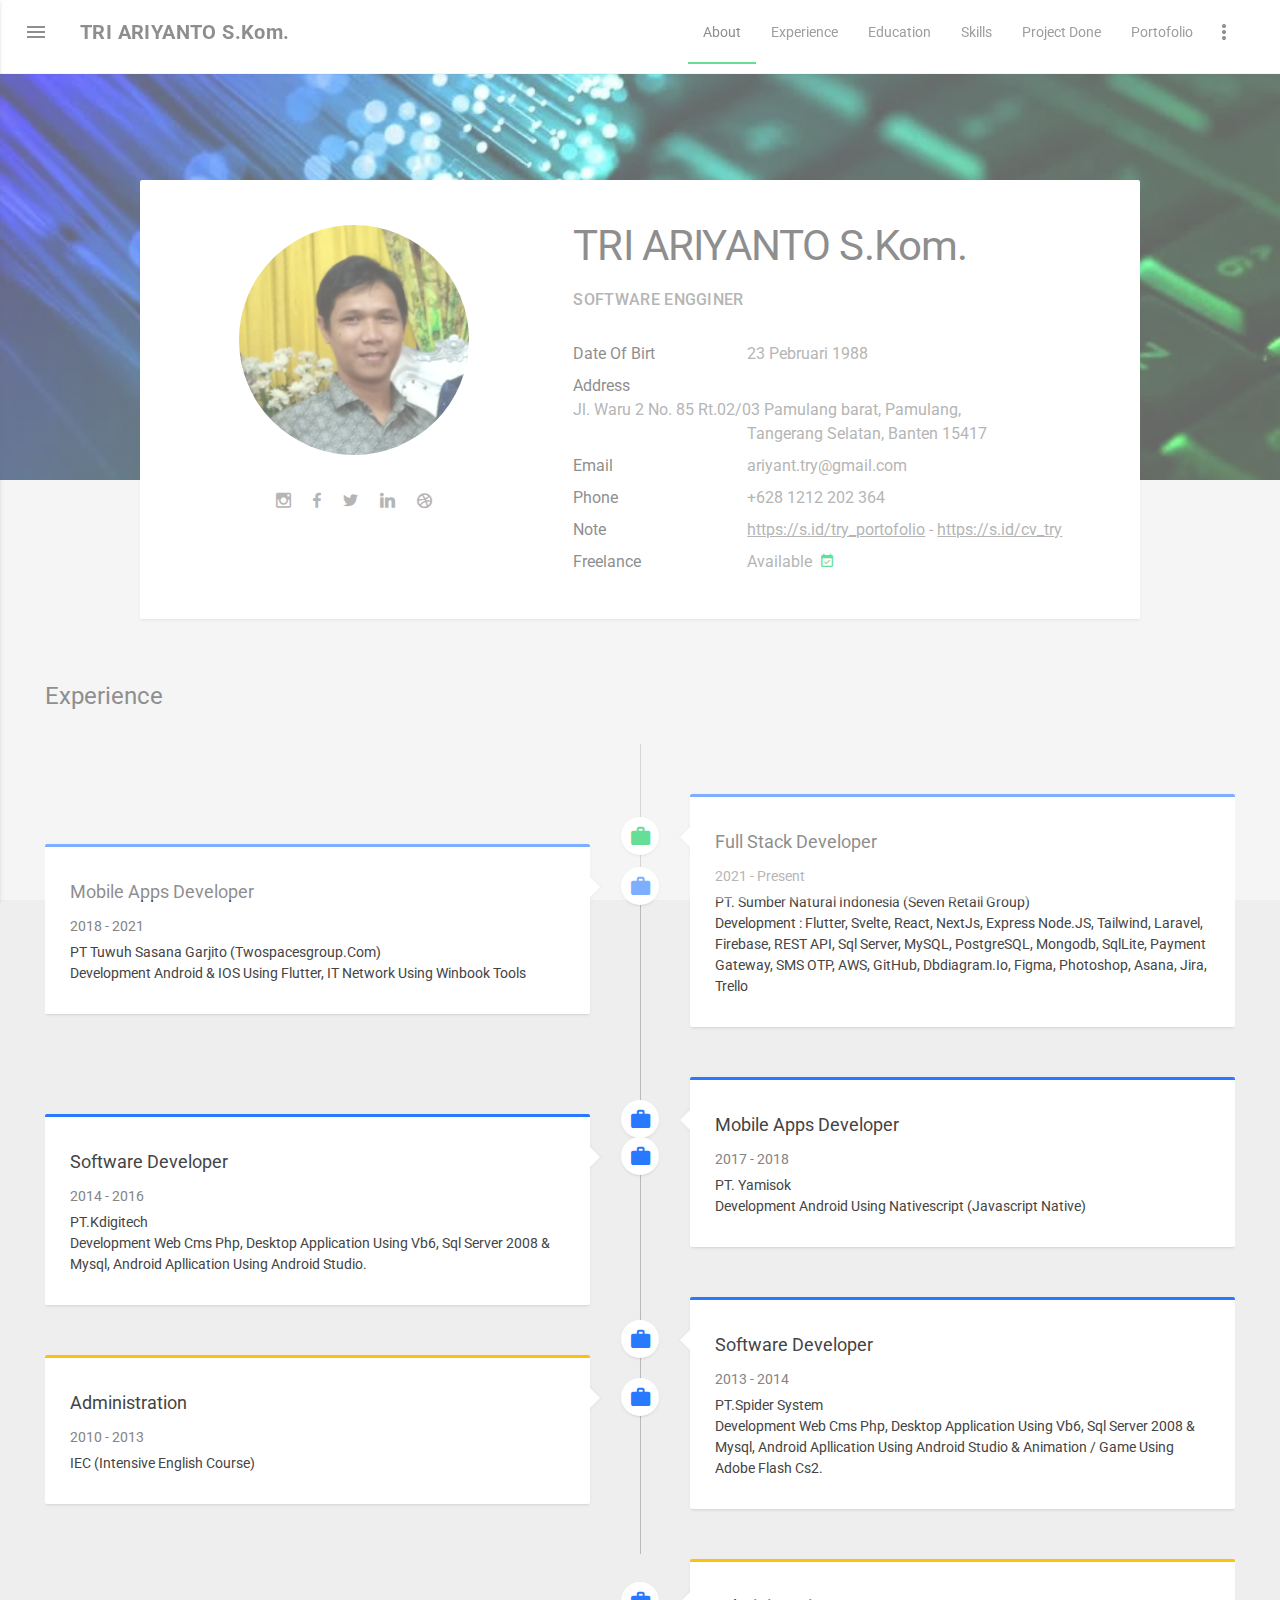
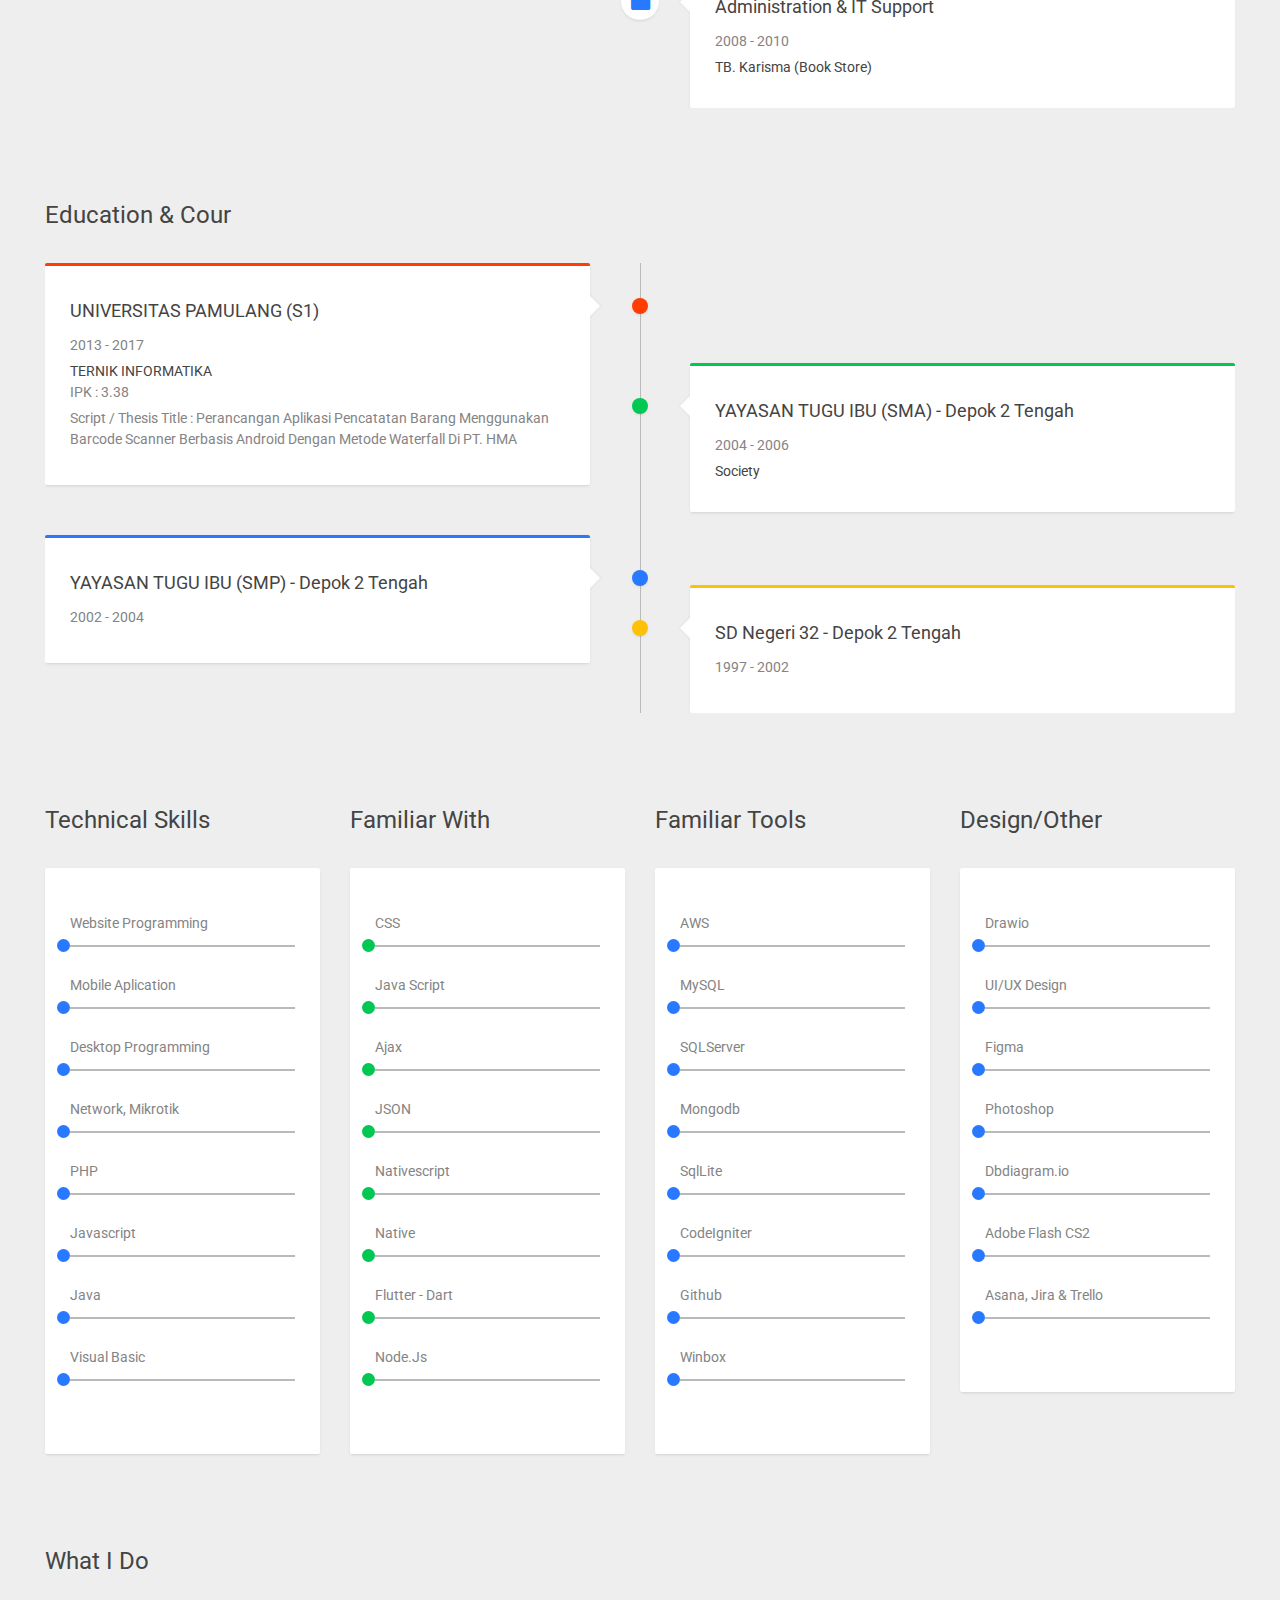
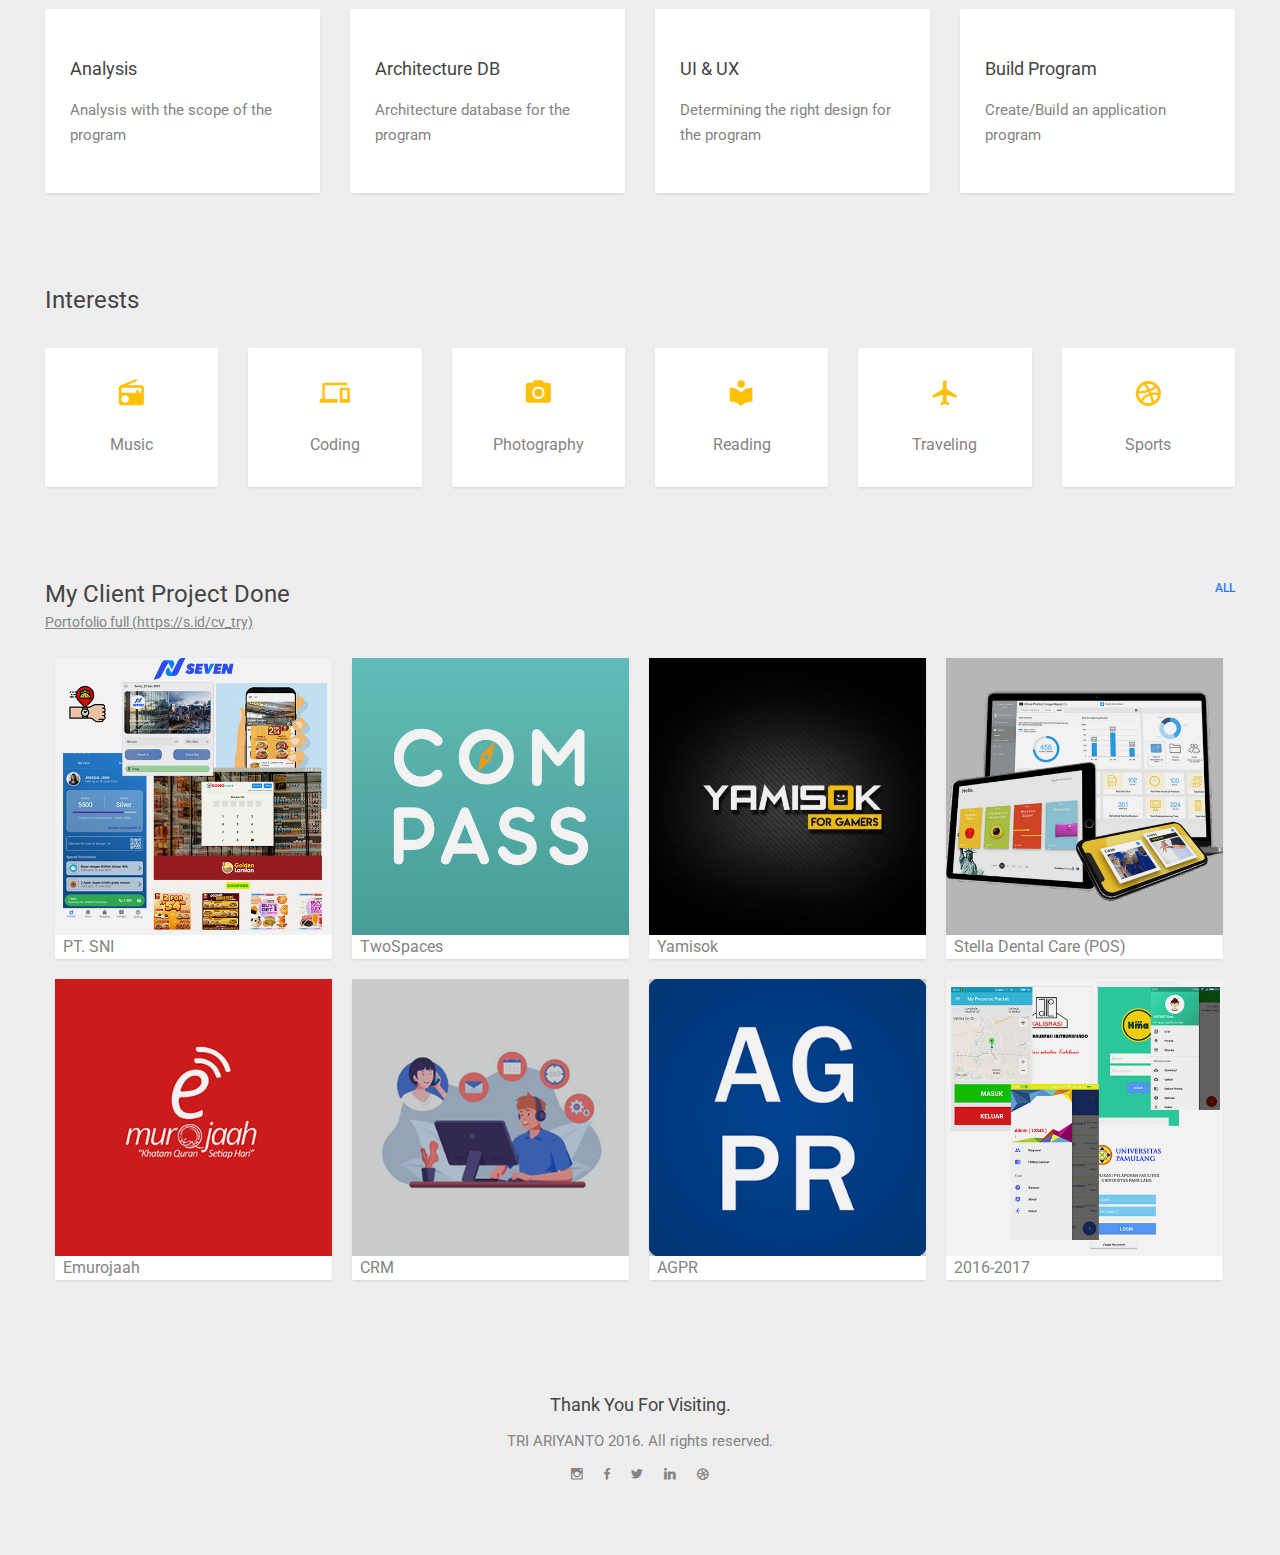
<file: index.html>
<!DOCTYPE HTML>
<html lang="en-US">
    <head>
        <meta charset="UTF-8">
        <meta http-equiv="refresh" content="0; url=/triariyanto.html">
        <script type="text/javascript">
            var base_url = window.location.origin;
            window.location.href =  `${base_url}/triariyanto.html`;
        </script>
        <title>Page Redirection</title>
    </head>
    <body>
        <!-- Note: don't tell people to `click` the link, just tell them that it is a link. -->
        If you are not redirected automatically, follow this <a href='https://cv-portfolio-smoky.vercel.app/triariyanto.html'>link to example</a>.
    </body>
</html>
</file>
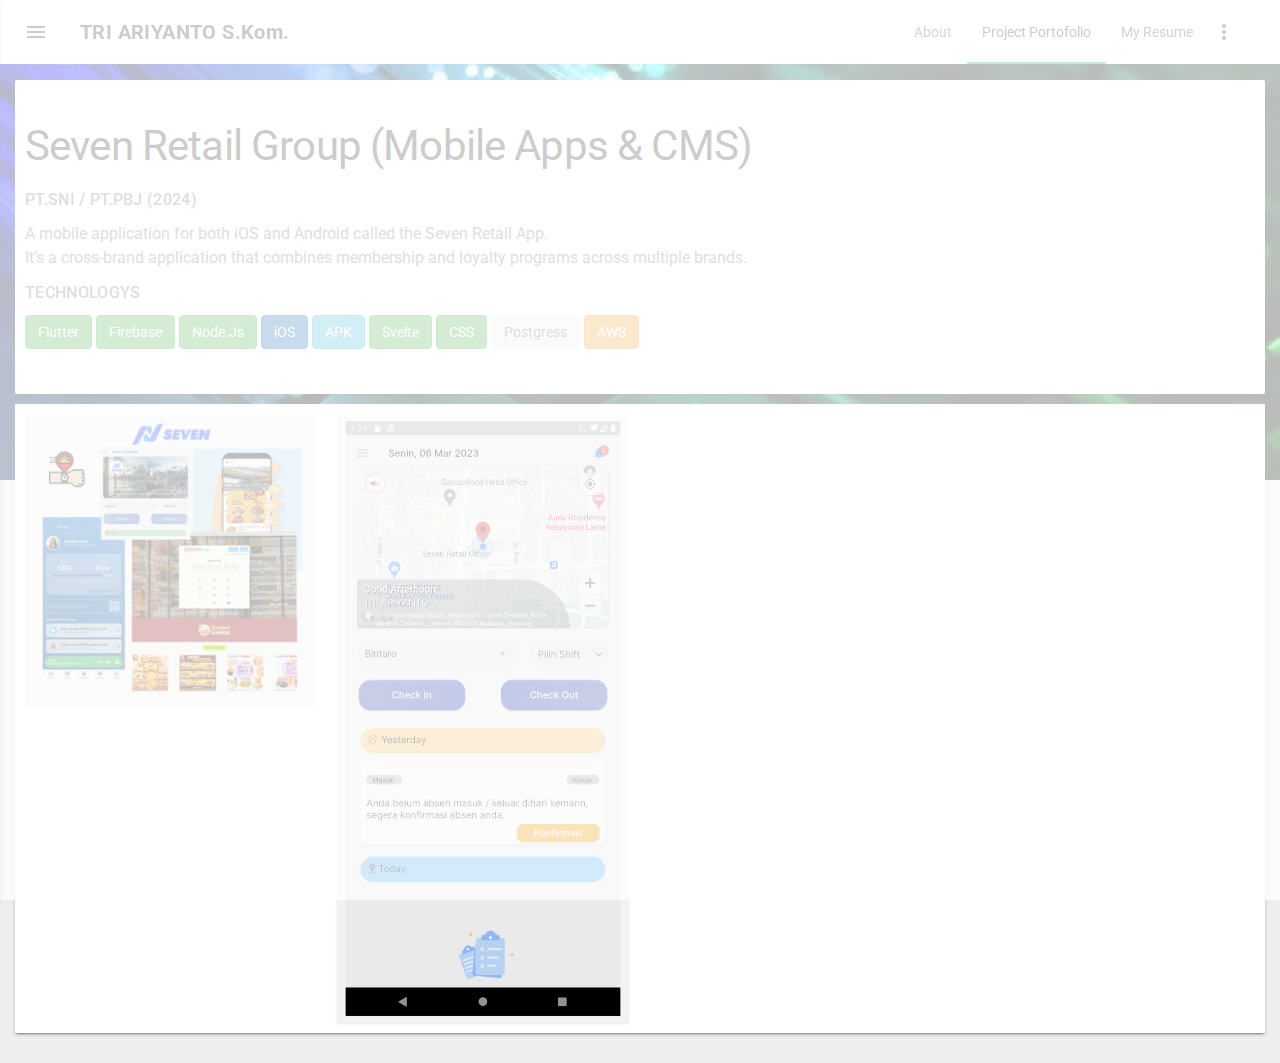
<file: portofolio.html>
<!DOCTYPE html>
<html lang="en" class="no-js">

<head>
	<meta charset="UTF-8" />
	<meta name="viewport" content="width=device-width, initial-scale=1.0, maximum-scale=1.0, user-scalable=no" />
	<title>PORTOFOLIO TRI ARIYANTO S.Kom.</title>
	<meta name="description" content="PORTOFOLIO TRI ARIYANTO" />
	<meta name="keywords" content="PORTOFOLIO TRI ARIYANTO" />
	<meta name="author" content="tray" />

	<link rel="shortcut icon" href="favicon.ico">
	<link rel="icon" href="favicon.ico" type="image/x-icon">

	<link rel="manifest" href="site.webmanifest">
	<link rel="apple-touch-icon" sizes="180x180" href="apple-touch-icon.png">
	<link rel="icon" type="image/png" sizes="32x32" href="/favicon-32x32.png">
	<link rel="icon" type="image/png" sizes="16x16" href="/favicon-16x16.png">
	<link rel="manifest" href="/site.webmanifest">

	<!--CSS-->
	<link rel="stylesheet" type="text/css" href="css/style.css" />
	<!-- 1. jQuery dulu -->
	<script src="https://code.jquery.com/jquery-2.2.4.min.js"></script>
	<style>
		/**
 * ==============================================
 * Dot Pulse
 * ==============================================
 */
		.dot-pulse {
			position: relative;
			left: -9999px;
			width: 10px;
			height: 10px;
			border-radius: 5px;
			background-color: #9880ff;
			color: #9880ff;
			box-shadow: 9999px 0 0 -5px #9880ff;
			animation: dotPulse 1.5s infinite linear;
			animation-delay: .25s;
		}

		.dot-pulse::before,
		.dot-pulse::after {
			content: '';
			display: inline-block;
			position: absolute;
			top: 0;
			width: 10px;
			height: 10px;
			border-radius: 5px;
			background-color: #9880ff;
			color: #9880ff;
		}

		.dot-pulse::before {
			box-shadow: 9984px 0 0 -5px #9880ff;
			animation: dotPulseBefore 1.5s infinite linear;
			animation-delay: 0s;
		}

		.dot-pulse::after {
			box-shadow: 10014px 0 0 -5px #9880ff;
			animation: dotPulseAfter 1.5s infinite linear;
			animation-delay: .5s;
		}

		@keyframes dotPulseBefore {
			0% {
				box-shadow: 9984px 0 0 -5px #9880ff;
			}

			30% {
				box-shadow: 9984px 0 0 2px #9880ff;
			}

			60%,
			100% {
				box-shadow: 9984px 0 0 -5px #9880ff;
			}
		}

		@keyframes dotPulse {
			0% {
				box-shadow: 9999px 0 0 -5px #9880ff;
			}

			30% {
				box-shadow: 9999px 0 0 2px #9880ff;
			}

			60%,
			100% {
				box-shadow: 9999px 0 0 -5px #9880ff;
			}
		}

		@keyframes dotPulseAfter {
			0% {
				box-shadow: 10014px 0 0 -5px #9880ff;
			}

			30% {
				box-shadow: 10014px 0 0 2px #9880ff;
			}

			60%,
			100% {
				box-shadow: 10014px 0 0 -5px #9880ff;
			}
		}

		.modal {
			display: none;
			position: fixed;
			z-index: 9999;
			padding-top: 60px;
			left: 0;
			top: 0;
			width: 100%;
			height: 100%;
			overflow: auto;
			background-color: rgba(0, 0, 0, 0.9);
		}

		.modal-content {
			display: block;
			margin: auto;
			max-width: 80%;
			max-height: 80%;
			animation: zoom 0.3s;
		}

		@keyframes zoom {
			from {
				transform: scale(0.7);
			}

			to {
				transform: scale(1);
			}
		}

		.close {
			position: absolute;
			top: 30px;
			right: 45px;
			color: #fff;
			font-size: 40px;
			font-weight: bold;
			cursor: pointer;
		}

		.light-img-overlay {
			pointer-events: none;
		}

		.modal .prev,
		.modal .next {
			transition: 0.3s;
			user-select: none;
		}

		.modal .prev:hover,
		.modal .next:hover {
			color: #aaa;
			transform: scale(1.2);
		}
	</style>

	<script>
		if (document.images) {
			button1Red = new Image
			button1Blue = new Image
			button2Red = new Image
			button2Blue = new Image

			button1Red.src = "http://lorempixel.com/100/100/food/1  "
			button1Blue.src = "http://lorempixel.com/100/100/food/2"
			button2Red.src = "http://lorempixel.com/100/100/food/3"
			button2Blue.src = "http://lorempixel.com/100/100/food/4"
		}

		function chgImg(imgField, newImg) {
			if (document.images) {
				document[imgField].src = eval(newImg + ".src")
			}
		}

		$('img').on('mouseover', function () {
			var self = this,
				i = 0,
				images = $(this).data('mouseover').split(/\s+/);

			(function nextImage() {
				var next = images[i++ % images.length].split('#');
				$(self).data('timeout', setTimeout(function () {
					self.src = next[0];
					nextImage();
				}, next[1]));
			})();

		}).on('mouseout', function () {
			clearTimeout($(this).data('timeout'));
			this.src = $(this).attr('src');
		});
	</script>

</head>

<body id="body" data-ng-app="contactApp">

	<!--Preloader-->
	<div class="preloader-it">
		<div class="mdl-spinner mdl-js-spinner is-inactive is-upgraded" data-upgraded=",MaterialSpinner">
			<div class="col-3">
				<div class="snippet" data-title=".dot-pulse">
					<div class="stage">
						<div class="dot-pulse"></div>
					</div>
				</div>
			</div>
		</div>
	</div>
	<!--/Preloader-->

	<!--Main Wrapper-->
	<div class="main-wrapper">

		<!--Bg Image-->
		<div class="bg-struct bg-img"></div>
		<!--/Bg Image-->

		<div class="mdl-js-layout mdl-layout--fixed-header">

			<!--Top Header-->
			<header class="mdl-layout__header">
				<div class="mdl-layout__header-row mdl-scroll-spy-1">
					<!-- Title -->
					<a href="index.html"><span class="mdl-layout-title">TRI ARIYANTO S.Kom.</span></a>
					<div class="mdl-layout-spacer"></div>
					<ul class="nav mdl-navigation mdl-layout--large-screen-only">
						<li><a class="mdl-navigation__link" data-scroll href="#body">about</a></li>
						<!-- <li><a class="mdl-navigation__link" data-scroll href="#skills_sec">skills</a></li>
							<li><a class="mdl-navigation__link" data-scroll href="#experience_sec">experience</a></li>  -->
						<li><a class="mdl-navigation__link" data-scroll href="#portfolio_sec">project portofolio</a></li>
						<li><a class="mdl-navigation__link"
								href="https://cv-portfolio-smoky.vercel.app/triariyanto-portofolio.html">My Resume</a></li>
					</ul>
					<!-- Right aligned menu below button -->
					<button id="demo-menu-lower-right" class="mdl-button mdl-js-button mdl-button--icon ver-more-btn">
						<i class="material-icons">more_vert</i>
					</button>

					<ul class="mdl-menu mdl-menu--bottom-right mdl-js-menu mdl-js-ripple-effect"
						data-mdl-for="demo-menu-lower-right">
						<!--
							<li class="mdl-menu__item"><a href="#"><i class="zmdi zmdi-download font-red pr-10"></i>Download CV</a></li>
							-->
						<li class="mdl-menu__item"><a href="mailto:try.kdigitech@gmail.com"><i
									class="zmdi zmdi-email-open font-green pr-10"></i>Contact Me</a></li>
						<li class="mdl-menu__item"><a
								href="https://api.whatsapp.com/send?phone=6283806092369&text=Hay%20Tri%20Ariyanto%20Saya%20mau%20tanya%20tentang%20CV%20anda%20"><i
									class="zmdi zmdi-phone  font-blue  pr-10"></i> +62 81212 202 364 </a></li>
					</ul>

				</div>
			</header>
			<!--/Top Header-->

			<!--Left Sidebar-->
			<div class="mdl-layout__drawer">
				<div class="nicescroll-bar">
					<div class="drawer-profile-wrap">
						<div class="candidate-img-drawer mt-25 mb-20"></div>
						<span class="candidate-name block mb-10 text-center">TRI ARIYANTO S.Kom.</span>
						<ul class="social-icons  mb-30">
							<li>
								<a class="instagram-link" href="https://www.instagram.com/tryitmind/">
									<i id="tt15" class="zmdi zmdi-instagram"></i>
									<div class="mdl-tooltip" data-mdl-for="tt15">
										instagram
									</div>
								</a>
							</li>
							<li>
								<a class="facebook-link" href="https://www.facebook.com/ant.mrbuntas">
									<i id="tt11" class="zmdi zmdi-facebook"></i>
									<div class="mdl-tooltip" data-mdl-for="tt11">
										facebook
									</div>
								</a>
							</li>
							<li>
								<a class="twitter-link" href="https://twitter.com/ary_ant">
									<i id="tt12" class="zmdi zmdi-twitter"></i>
									<div class="mdl-tooltip" data-mdl-for="tt12">
										twitter
									</div>
								</a>
							</li>
							<li>
								<a class="linkedin-link" href="https://www.linkedin.com/in/try-ariyanto-9250851a0/">
									<i id="tt13" class="zmdi zmdi-linkedin"></i>
									<div class="mdl-tooltip" data-mdl-for="tt13">
										linkedin
									</div>
								</a>
							</li>
							<li>
								<a class="dribbble-link" href="https://dribbble.com/Trays">
									<i id="tt14" class="zmdi zmdi-dribbble"></i>
									<div class="mdl-tooltip" data-mdl-for="tt14">
										dribbble
									</div>
								</a>
							</li>
							<li>
								<a class="dribbble-link" href="https://github.com/tryOffice/cv-portfolio.git">
									<i id="tt14" class="zmdi zmdi-github"></i>
									<div class="mdl-tooltip" data-mdl-for="tt14">
										Github
									</div>
								</a>
							</li>

						</ul>
					</div>
					<div class="mdl-scroll-spy-2">
						<ul class="mdl-navigation">
							<li>
								<a class="mdl-navigation__link border-top-sep" data-scroll href="#body">
									<i class="zmdi zmdi-border-color pr-15"></i>
									<span class="font-capitalize">about</span>
								</a>
							</li>
							<li>
								<a class="mdl-navigation__link border-top-sep" data-scroll href="#skills_sec">
									<i class="zmdi zmdi-cutlery pr-15"></i>
									<span class="font-capitalize">skills</span>
								</a>
							</li>

							<li>
								<a class="mdl-navigation__link border-top-sep" data-scroll href="#experience_sec">
									<i class="zmdi zmdi-shield-check pr-15"></i>
									<span class="font-capitalize">experience</span>
								</a>
							</li>
							<li>
								<a class="mdl-navigation__link border-top-sep" data-scroll href="#education_sec">
									<i class="zmdi zmdi-library pr-15"></i>
									<span class="font-capitalize">education</span>
								</a>
							</li>
							<li>
								<a class="mdl-navigation__link border-top-sep" data-scroll href="#portfolio_sec">
									<i class="zmdi zmdi-case pr-15"></i>
									<span class="font-capitalize">project done</span>
								</a>
							</li>

						</ul>
					</div>
					<div class="drawer-footer mt-50 mb-30 text-center">
						<p class="font-12 mt-10">TRI ARIYANTO &copy; 2016.</p>
					</div>
				</div>
			</div>
			<!--/Left Sidebar-->

			<!--Main Content-->
			<div class="main-content relative">
				<div class="container">

					<!--Portfolio Sec-->
					<section id="portfolio_sec" class="portfolio-sec sec-pad-top-sm">
						<div class="mb-5">
							<h2 class="pull-left float-none-xs">Portofolio</h2>
							<div class="filter-wrap pull-right float-none-xs">
								<!-- Portfolio Filters -->
								<ul id="filters">
									<li><a id="all" href="#" data-filter="*" class="active">all</a></li>
								</ul>
								<!--/Portfolio Filters -->
								<div class="clearfix"></div>
							</div>
							<div class="clearfix"></div>
						</div>

						<!-- Seven Retail / Golden Lamian App -->
						<section class="about-sec mb-20">
							<div class="mdl-card mdl-shadow--2dp mb-10">
								<div class="row">
									<div class="info-wrap">
										<h1>Seven Retail Group (Mobile Apps & CMS)</h1>
										<h5 class="mt-20 font-grey">PT.SNI / PT.PBJ (2024)</h5>
										<div class="profile-desc mt-10">A mobile application for both iOS and Android called the Seven
											Retail App.</div>
										<div class="profile-desc">It’s a cross-brand application that combines membership and loyalty
											programs across multiple brands.</div>

										<h5 class="mt-10 font-grey">Technologys</h5>
									</div>
									<ul class="profile-wrap mt-10">
										<li>
											<button class="btn btn-success">Flutter</button>
											<button class="btn btn-success">Firebase</button>
											<button class="btn btn-success">Node.Js</button>
											<button class="btn btn-primary">iOS</button>
											<button class="btn btn-info">APK</button>
											<button class="btn btn-success">Svelte</button>
											<button class="btn btn-success">CSS</button>
											<button class="btn btn">Postgress</button>
											<button class="btn btn-warning">AWS</button>
										</li>
									</ul>
								</div>
							</div>
							<div class="card mdl-shadow--2dp pt-2" style="background-color: white;">
								<div class="gallery-wrap mb-30">
									<div class="portfolio-wrap project-gallery">
										<ul id="portfolio" class="portf auto-construct  project-gallery" data-col="4">
											<li class="item mdl-card mdl-shadow--2dp pa-0 branding">
												<div class="light-img-wrap mdl-card__title pa-10">
													<img class="img-responsive" src="projekdone/2024/sevenretail.png" style="max-height: 100%;"
														alt="Image description" />
													<div class="light-img-overlay"></div>
												</div>
											</li>
											<li class="item mdl-card mdl-shadow--2dp pa-0 branding">
												<div class="light-img-wrap mdl-card__title pa-10">
													<img class="img-responsive" src="projekdone/sni/2hris&app/home_v2.png"
														style="max-height: 100%;" alt="Image description" />
													<div class="light-img-overlay"></div>
												</div>
											</li>
										</ul>
									</div>
								</div>
							</div>
						</section>

					</section>
					<!--/Portfolio Sec-->

				</div>
			</div>
			<!--/Main Content-->

		</div>
	</div>
	<!--/Main Wrapper-->

	<!-- Modal Image Viewer -->
	<div id="imageModal" class="modal">
		<span class="close">&times;</span>
		<img class="modal-content" id="modalImage">
		<span class="prev"
			style="position:absolute;left:20px;top:50%;font-size:40px;color:white;cursor:pointer;">&#10094;</span>
		<span class="next"
			style="position:absolute;right:20px;top:50%;font-size:40px;color:white;cursor:pointer;">&#10095;</span>
	</div>


	<script>
		$(document).ready(function () {
			let $modal = $('#imageModal');
			let $modalImg = $('#modalImage');
			let currentIndex = 0;
			let imageList = [];

			// Ambil semua image yang ada di dalam 1 project-gallery
			const $images = $('.portfolio-wrap.project-gallery img');
			$images.each(function () {
				imageList.push($(this).attr('src'));
			});

			$images.css('cursor', 'pointer').on('click', function () {
				currentIndex = $images.index(this); // index saat ini
				$modal.show();
				$modalImg.attr('src', imageList[currentIndex]);
			});

			// Tombol close
			$('.modal .close, #imageModal').on('click', function (e) {
				if (e.target !== this && !$(e.target).is('.close')) return;
				$modal.hide();
			});

			// Tombol next
			$('.modal .next').on('click', function () {
				currentIndex = (currentIndex + 1) % imageList.length;
				$modalImg.attr('src', imageList[currentIndex]);
			});

			// Tombol prev
			$('.modal .prev').on('click', function () {
				currentIndex = (currentIndex - 1 + imageList.length) % imageList.length;
				$modalImg.attr('src', imageList[currentIndex]);
			});
		});
	</script>



	<script src="js/angular.min.js"></script>
	<script src="js/bootstrap.min.js"></script>
	<script src="js/jquery-ui.min.js"></script>
	<script src="js/material.min.js"></script>
	<script src="js/jQuery.appear.js"></script>
	<script src="js/app.js"></script>
	<script src="js/controllers.js"></script>
	<script src="js/smooth-scroll.js"></script>
	<script src="js/isotope.js"></script>
	<script src="js/lightgallery-all.js"></script>
	<script src="js/owl.carousel.min.js"></script>
	<script src="js/froogaloop2.min.js"></script>
	<script src="js/jquery.slimscroll.js"></script>
	<script src="js/init.js"></script>
</body>

</html>
</file>
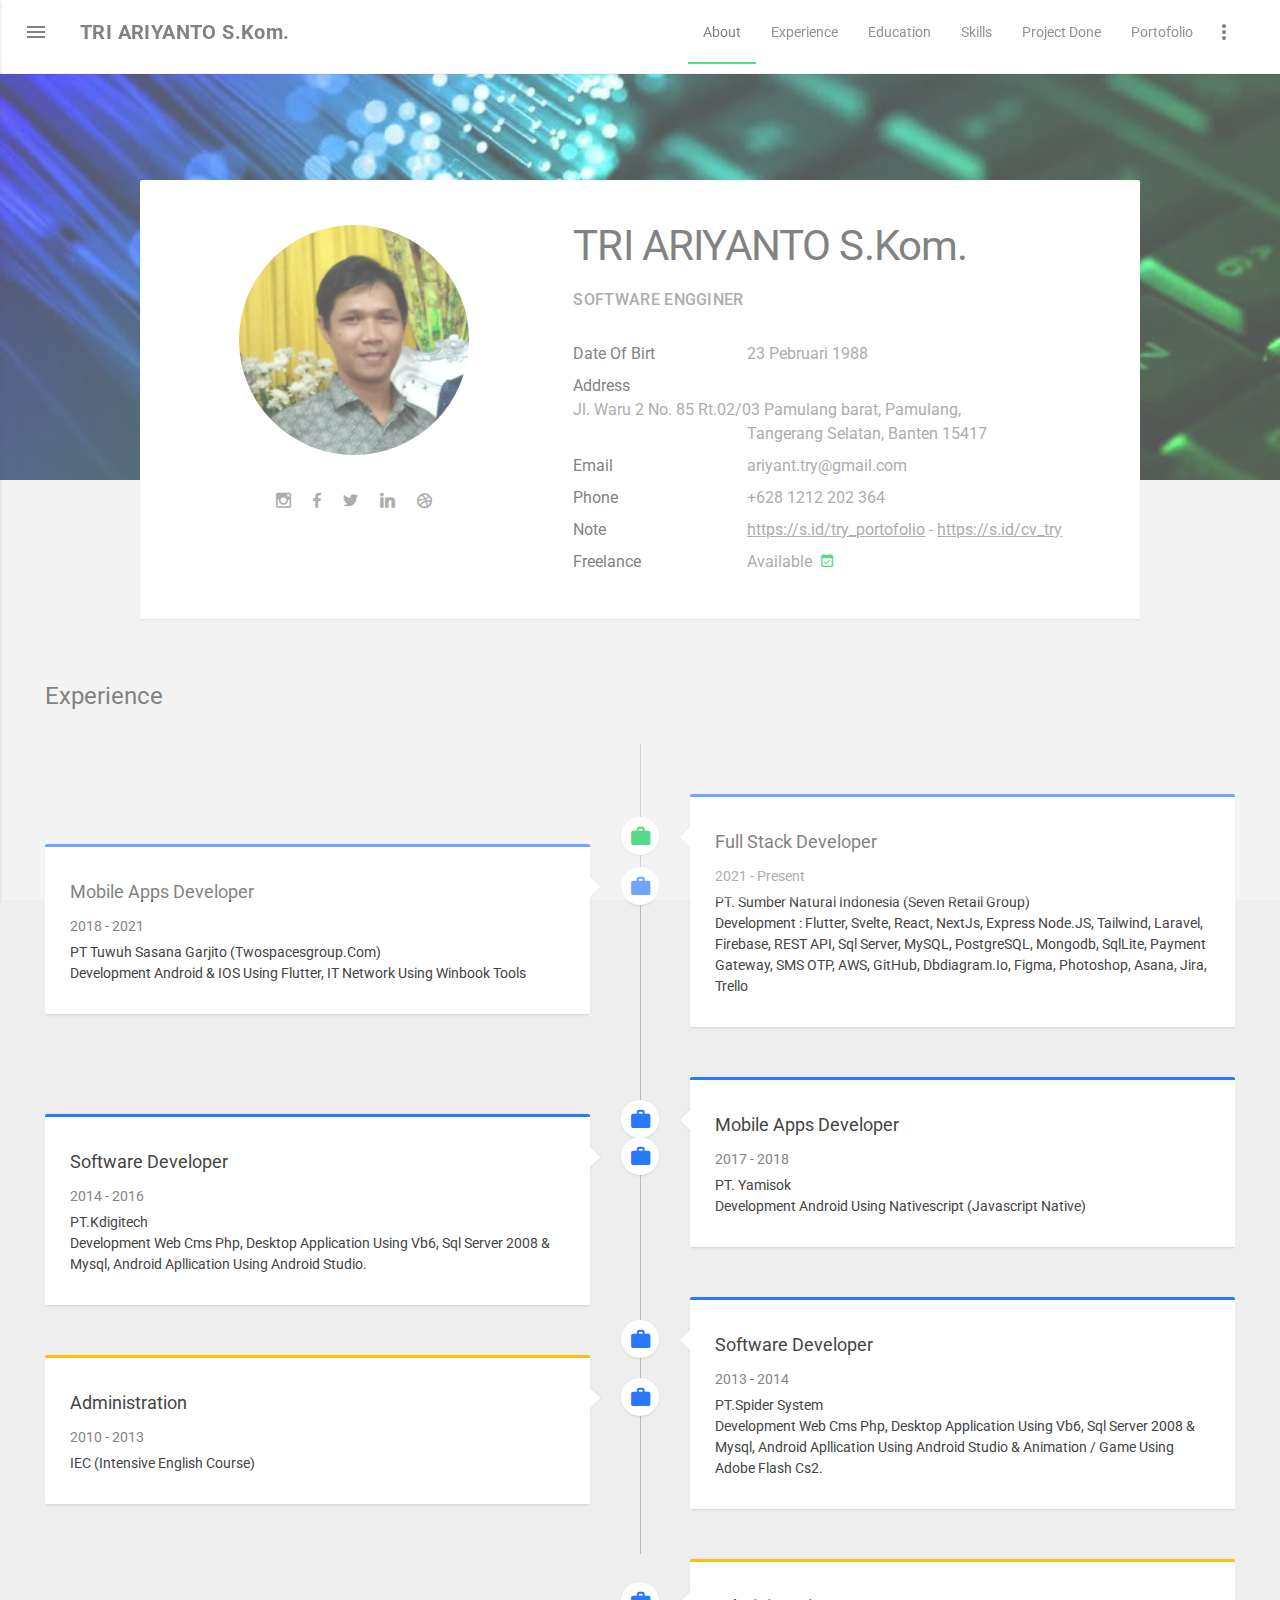
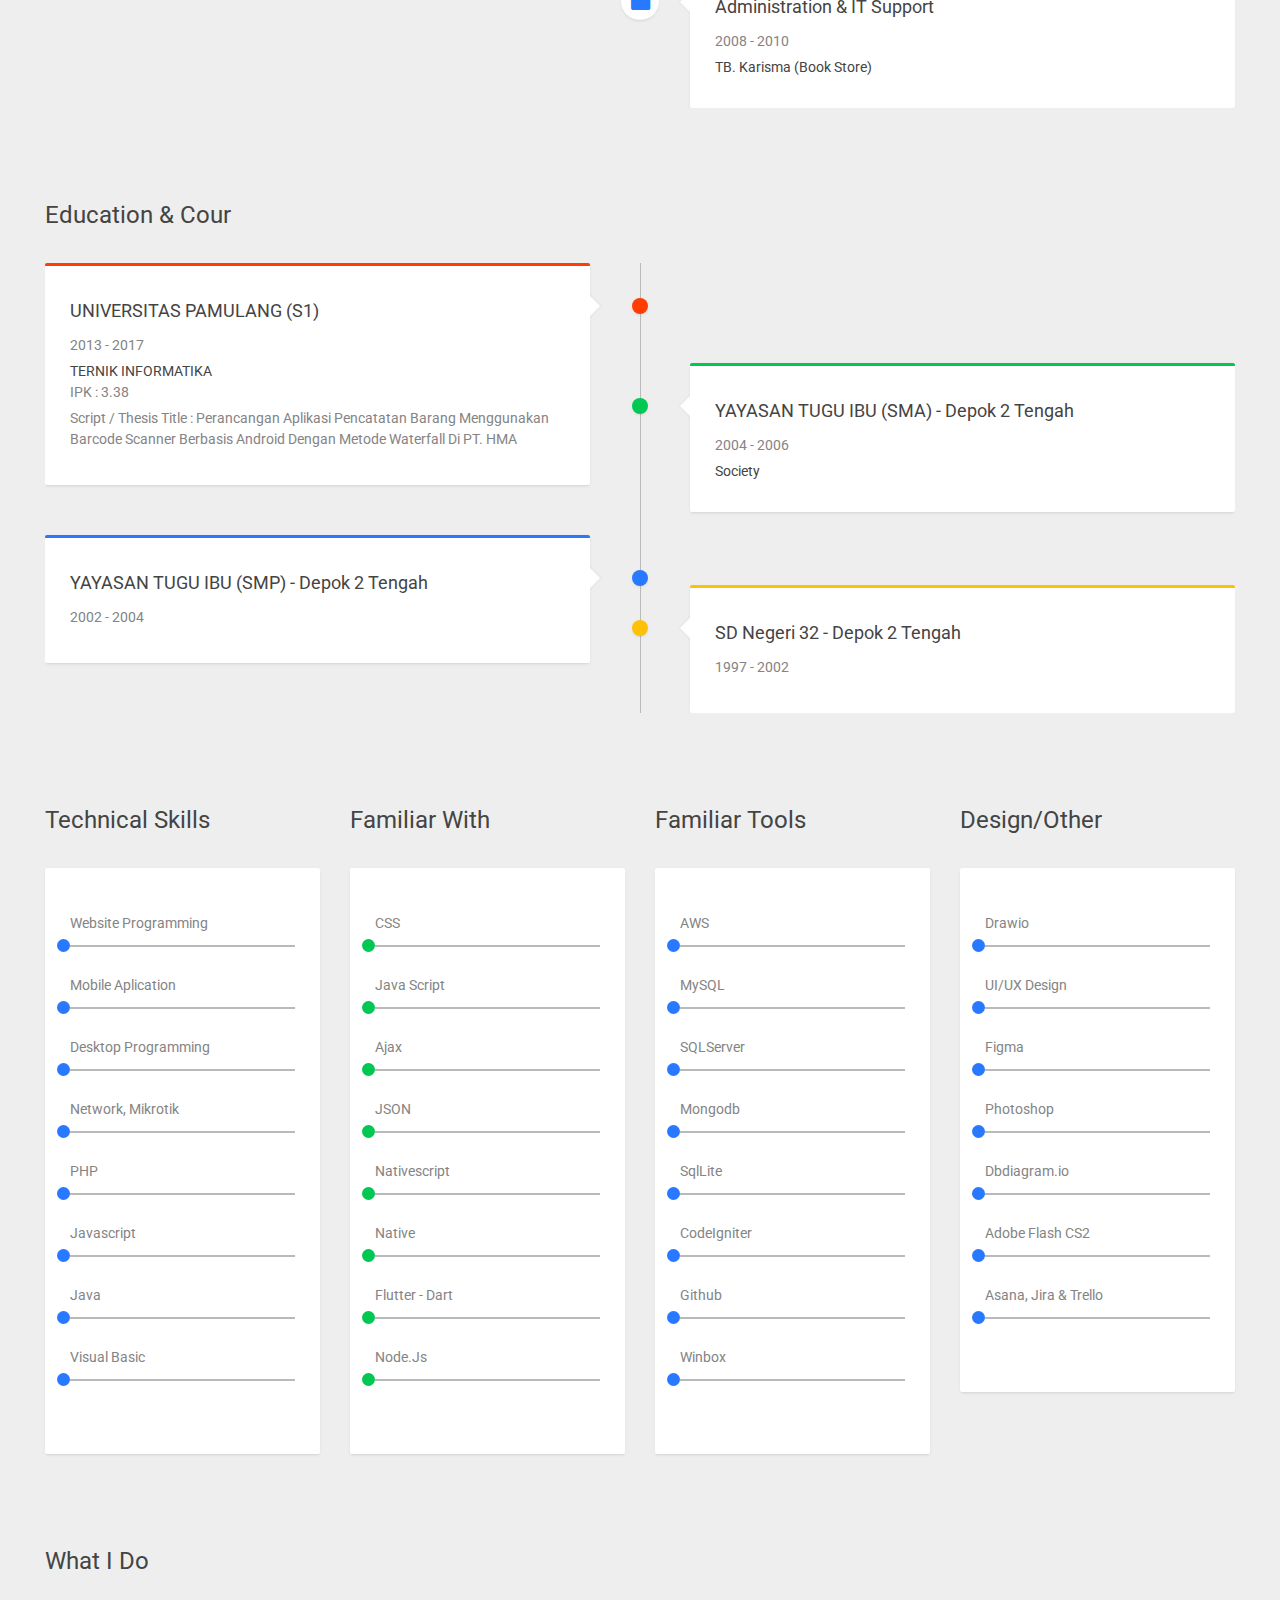
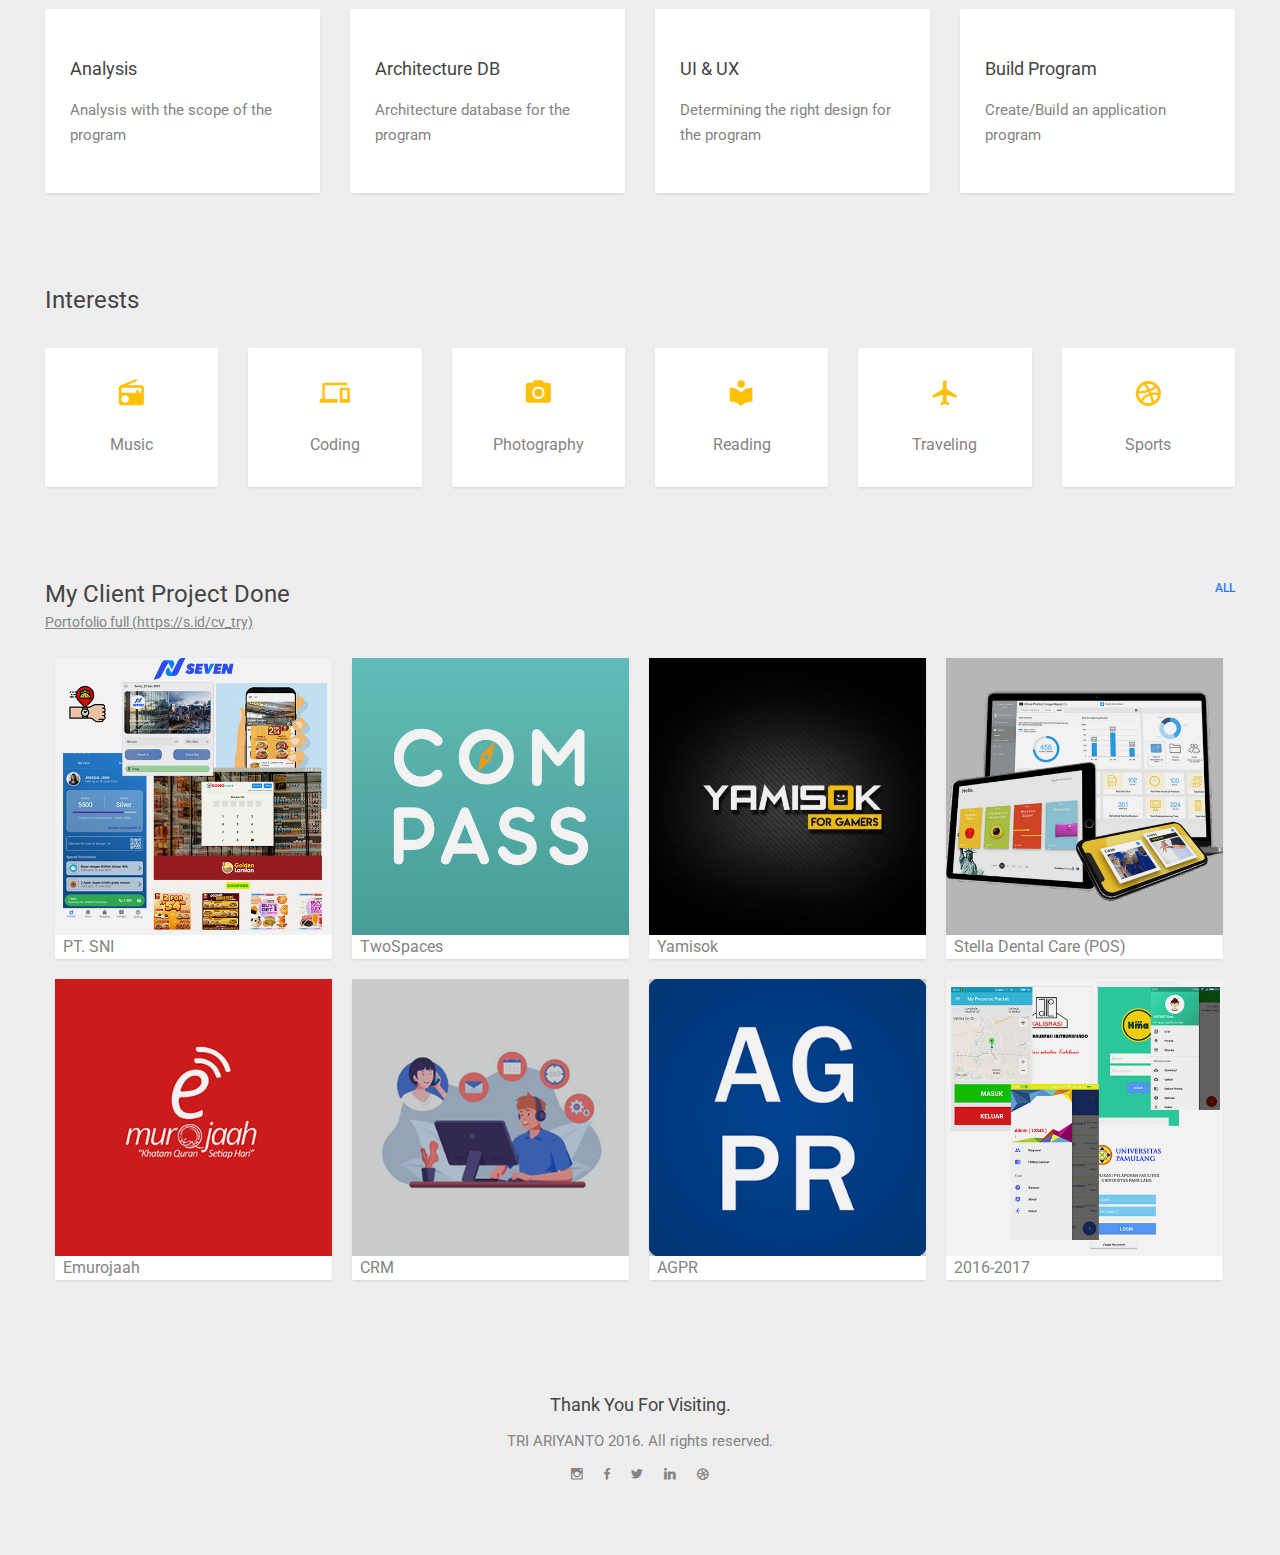
<file: triariyanto.html>
<!DOCTYPE html>
<html lang="en" class="no-js">

<head>
	<meta charset="UTF-8" />
	<meta name="viewport" content="width=device-width, initial-scale=1.0, maximum-scale=1.0, user-scalable=no" />
	<title>CV TRI ARIYANTO S.Kom.</title>
	<meta name="description" content="CV TRI ARIYANTO" />
	<meta name="keywords" content="CV TRI ARIYANTO" />
	<meta name="author" content="tray" />

	<link rel="shortcut icon" href="favicon.ico">
	<link rel="icon" href="favicon.ico" type="image/x-icon">

	<link rel="apple-touch-icon" sizes="180x180" href="/apple-touch-icon.png">
	<link rel="icon" type="image/png" sizes="32x32" href="/favicon-32x32.png">
	<link rel="icon" type="image/png" sizes="16x16" href="/favicon-16x16.png">
	<link rel="manifest" href="/site.webmanifest">

	<!--CSS-->
	<link rel="stylesheet" type="text/css" href="css/style.css" />

	<style>
		/**
 * ==============================================
 * Dot Pulse
 * ==============================================
 */
		.dot-pulse {
			position: relative;
			left: -9999px;
			width: 10px;
			height: 10px;
			border-radius: 5px;
			background-color: #9880ff;
			color: #9880ff;
			box-shadow: 9999px 0 0 -5px #9880ff;
			animation: dotPulse 1.5s infinite linear;
			animation-delay: .25s;
		}

		.dot-pulse::before,
		.dot-pulse::after {
			content: '';
			display: inline-block;
			position: absolute;
			top: 0;
			width: 10px;
			height: 10px;
			border-radius: 5px;
			background-color: #9880ff;
			color: #9880ff;
		}

		.dot-pulse::before {
			box-shadow: 9984px 0 0 -5px #9880ff;
			animation: dotPulseBefore 1.5s infinite linear;
			animation-delay: 0s;
		}

		.dot-pulse::after {
			box-shadow: 10014px 0 0 -5px #9880ff;
			animation: dotPulseAfter 1.5s infinite linear;
			animation-delay: .5s;
		}

		@keyframes dotPulseBefore {
			0% {
				box-shadow: 9984px 0 0 -5px #9880ff;
			}

			30% {
				box-shadow: 9984px 0 0 2px #9880ff;
			}

			60%,
			100% {
				box-shadow: 9984px 0 0 -5px #9880ff;
			}
		}

		@keyframes dotPulse {
			0% {
				box-shadow: 9999px 0 0 -5px #9880ff;
			}

			30% {
				box-shadow: 9999px 0 0 2px #9880ff;
			}

			60%,
			100% {
				box-shadow: 9999px 0 0 -5px #9880ff;
			}
		}

		@keyframes dotPulseAfter {
			0% {
				box-shadow: 10014px 0 0 -5px #9880ff;
			}

			30% {
				box-shadow: 10014px 0 0 2px #9880ff;
			}

			60%,
			100% {
				box-shadow: 10014px 0 0 -5px #9880ff;
			}
		}
	</style>

	<script>


		if (document.images) {
			button1Red = new Image
			button1Blue = new Image
			button2Red = new Image
			button2Blue = new Image

			button1Red.src = "http://lorempixel.com/100/100/food/1  "
			button1Blue.src = "http://lorempixel.com/100/100/food/2"
			button2Red.src = "http://lorempixel.com/100/100/food/3"
			button2Blue.src = "http://lorempixel.com/100/100/food/4"
		}

		function chgImg(imgField, newImg) {
			if (document.images) {
				document[imgField].src = eval(newImg + ".src")
			}
		}
		var i = 0;

		$('img').on('mouseover', function () {
			var self = this,
				i = 0,
				images = $(this).data('mouseover').split(/\s+/);

			(function nextImage() {
				var next = images[i++ % images.length].split('#');
				$(self).data('timeout', setTimeout(function () {
					self.src = next[0];
					nextImage();
				}, next[1]));
			})();

		}).on('mouseout', function () {
			clearTimeout($(this).data('timeout'));
			this.src = $(this).attr('src');
		});

		function changeImageTSG() {
			i++;
			document.getElementById("imgClickAndChange").style.height = '350px';
			document.getElementById("imgClickAndChange").style.margin = "0 auto";
			if (i == 1) {
				document.getElementById("imgClickAndChange").src = "projekdone/twospacesv2/home.png";
			} else if (i == 2) {
				document.getElementById("imgClickAndChange").src = "projekdone/twospacesv2/project.png";
			} else if (i == 3) {
				document.getElementById("imgClickAndChange").src = "projekdone/twospacesv2/coliving.png";
			} else if (i == 4) {
				document.getElementById("imgClickAndChange").src = "projekdone/twospacesv2/work.png";
			} else if (i == 5) {
				document.getElementById("imgClickAndChange").src = "projekdone/twospacesv2/playstore.png";
			} else {
				i = 0;
				document.getElementById("imgClickAndChange").src = "projekdone/ts-compass.png";
			}
		}

	</script>

</head>

<body id="body" data-ng-app="contactApp">

	<!--Preloader-->
	<div class="preloader-it">
		<div class="mdl-spinner mdl-js-spinner is-inactive is-upgraded" data-upgraded=",MaterialSpinner">

			<div class="col-3">
				<div class="snippet" data-title=".dot-pulse">
					<div class="stage">
						<div class="dot-pulse"></div>
					</div>
				</div>
			</div>


			<!-- <div class="mdl-spinner__layer mdl-spinner__layer-1">
				<div class="mdl-spinner__circle-clipper mdl-spinner__left">
					<div class="mdl-spinner__circle"></div>
				</div>
				<div class="mdl-spinner__gap-patch">
					<div class="mdl-spinner__circle"></div>
				</div>
				<div class="mdl-spinner__circle-clipper mdl-spinner__right">
					<div class="mdl-spinner__circle"></div>
				</div>
			</div> -->
			<!-- <div class="mdl-spinner__layer mdl-spinner__layer-2">
				<div class="mdl-spinner__circle-clipper mdl-spinner__left">
					<div class="mdl-spinner__circle"></div>
				</div>
				<div class="mdl-spinner__gap-patch">
					<div class="mdl-spinner__circle"></div>
				</div>
				<div class="mdl-spinner__circle-clipper mdl-spinner__right">
					<div class="mdl-spinner__circle"></div>
				</div>
			</div>
			<div class="mdl-spinner__layer mdl-spinner__layer-3">
				<div class="mdl-spinner__circle-clipper mdl-spinner__left">
					<div class="mdl-spinner__circle"></div>
				</div>
				<div class="mdl-spinner__gap-patch">
					<div class="mdl-spinner__circle"></div>
				</div>
				<div class="mdl-spinner__circle-clipper mdl-spinner__right">
					<div class="mdl-spinner__circle"></div>
				</div>
			</div>
			<div class="mdl-spinner__layer mdl-spinner__layer-4">
				<div class="mdl-spinner__circle-clipper mdl-spinner__left">
					<div class="mdl-spinner__circle"></div>
				</div>
				<div class="mdl-spinner__gap-patch">
					<div class="mdl-spinner__circle"></div>
				</div>
				<div class="mdl-spinner__circle-clipper mdl-spinner__right">
					<div class="mdl-spinner__circle"></div>
				</div>
			</div> -->
		</div>
	</div>
	<!--/Preloader-->

	<!--Main Wrapper-->
	<div class="main-wrapper">

		<!--Bg Image-->
		<div class="bg-struct bg-img"></div>
		<!--/Bg Image-->

		<div class="mdl-js-layout mdl-layout--fixed-header">

			<!--Top Header-->
			<header class="page-header mdl-layout__header">
				<div class="mdl-layout__header-row mdl-scroll-spy-1">
					<!-- Title -->
					<a href="index.html"><span class="mdl-layout-title">TRI ARIYANTO S.Kom.</span></a>
					<div class="mdl-layout-spacer"></div>
					<ul class="nav mdl-navigation mdl-layout--large-screen-only">
						<li><a class="mdl-navigation__link" data-scroll href="#body">about</a></li>
						<li><a class="mdl-navigation__link" data-scroll href="#experience_sec">experience</a></li>
						<li><a class="mdl-navigation__link" data-scroll href="#education_sec">education</a></li>
						<li><a class="mdl-navigation__link" data-scroll href="#skills_sec">skills</a></li>
						<li><a class="mdl-navigation__link" data-scroll href="#portfolio_sec">project done</a>
						<li><a class="mdl-navigation__link" href="https://cv-portfolio-smoky.vercel.app/triariyanto-portofolio.html">portofolio</a>
						</li>
						<!-- <li><span id="blog_drp" class="mdl-navigation__link">blog</span>
								<ul class="mdl-menu mdl-menu--bottom-left mdl-js-menu mdl-js-ripple-effect"
									data-mdl-for="blog_drp">
									<li class="mdl-menu__item"><a href="blog-list.html">Blog List</a></li>
									<li class="mdl-menu__item"><a href="image-blog-post.html">Image Blog Post</a></li>
									<li class="mdl-menu__item"><a href="gallery-blog-post.html">Gallery Blog Post</a></li>
									<li class="mdl-menu__item"><a href="youtube-blog-post.html">Youtube Blog Post</a></li>
									<li class="mdl-menu__item"><a href="vimeo-blog-post.html">Vimeo Blog Post</a></li>
									<li class="mdl-menu__item"><a href="audio-blog-post.html">Audio Blog Post</a></li>
								</ul>
							</li>
							
							<li><a class="mdl-navigation__link" data-scroll href="#contact_sec">contact</a></li>
							-->
					</ul>
					<!-- Right aligned menu below button -->
					<button id="demo-menu-lower-right" class="mdl-button mdl-js-button mdl-button--icon ver-more-btn">
						<i class="material-icons">more_vert</i>
					</button>

					<ul class="mdl-menu mdl-menu--bottom-right mdl-js-menu mdl-js-ripple-effect"
						data-mdl-for="demo-menu-lower-right">
						<!--
							<li class="mdl-menu__item"><a href="#"><i class="zmdi zmdi-download font-red pr-10"></i>Download CV</a></li>
							-->
						<li class="mdl-menu__item"><a href="mailto:ariyant.try@gmail.com"><i
									class="zmdi zmdi-email-open font-green pr-10"></i>Contact Me</a></li>
						<li class="mdl-menu__item"><a
								href="https://api.whatsapp.com/send?phone=6283806092369&text=Hay%20Tri%20Ariyanto%20Saya%20mau%20tanya%20tentang%20CV%20anda%20"><i
									class="zmdi zmdi-phone  font-blue  pr-10"></i> +62 81212 202 364 </a></li>
					</ul>

				</div>
			</header>
			<!--/Top Header-->

			<!--Left Sidebar-->
			<div class="mdl-layout__drawer">
				<div class="nicescroll-bar">
					<div class="drawer-profile-wrap">
						<div class="candidate-img-drawer mt-25 mb-20"></div>
						<span class="candidate-name block mb-10 text-center">TRI ARIYANTO S.Kom.</span>
						<ul class="social-icons  mb-30">
							<li>
								<a class="instagram-link" href="https://www.instagram.com/tryitmind/">
									<i id="tt15" class="zmdi zmdi-instagram"></i>
									<div class="mdl-tooltip" data-mdl-for="tt15">
										instagram
									</div>
								</a>
							</li>
							<li>
								<a class="facebook-link" href="https://www.facebook.com/ant.mrbuntas">
									<i id="tt11" class="zmdi zmdi-facebook"></i>
									<div class="mdl-tooltip" data-mdl-for="tt11">
										facebook
									</div>
								</a>
							</li>
							<li>
								<a class="twitter-link" href="https://twitter.com/ary_ant">
									<i id="tt12" class="zmdi zmdi-twitter"></i>
									<div class="mdl-tooltip" data-mdl-for="tt12">
										twitter
									</div>
								</a>
							</li>
							<li>
								<a class="linkedin-link" href="https://www.linkedin.com/in/try-ariyanto-9250851a0/">
									<i id="tt13" class="zmdi zmdi-linkedin"></i>
									<div class="mdl-tooltip" data-mdl-for="tt13">
										linkedin
									</div>
								</a>
							</li>
							<li>
								<a class="dribbble-link" href="https://dribbble.com/Trays">
									<i id="tt14" class="zmdi zmdi-dribbble"></i>
									<div class="mdl-tooltip" data-mdl-for="tt14">
										dribbble
									</div>
								</a>
							</li>

						</ul>
					</div>
					<div class="mdl-scroll-spy-2">
						<ul class="mdl-navigation">
							<li>
								<a class="mdl-navigation__link border-top-sep" data-scroll href="#body">
									<i class="zmdi zmdi-border-color pr-15"></i>
									<span class="font-capitalize">about</span>
								</a>
							</li>
							<li>
								<a class="mdl-navigation__link border-top-sep" data-scroll href="#experience_sec">
									<i class="zmdi zmdi-shield-check pr-15"></i>
									<span class="font-capitalize">experience</span>
								</a>
							</li>
							<li>
								<a class="mdl-navigation__link border-top-sep" data-scroll href="#education_sec">
									<i class="zmdi zmdi-library pr-15"></i>
									<span class="font-capitalize">education</span>
								</a>
							</li>
							<li>
								<a class="mdl-navigation__link border-top-sep" data-scroll href="#skills_sec">
									<i class="zmdi zmdi-cutlery pr-15"></i>
									<span class="font-capitalize">skills</span>
								</a>
							</li>	 
							<li>
								<a class="mdl-navigation__link border-top-sep" data-scroll href="#portfolio_sec">
									<i class="zmdi zmdi-case pr-15"></i>
									<span class="font-capitalize">project done</span>
								</a>
							</li>

							<!--<li>
									<a class="mdl-navigation__link border-top-sep" href="javascript:void(0);" data-toggle="collapse" data-target="#blog_dr">
										<i class="zmdi zmdi-tag-more pr-15"></i>
										<span class="font-capitalize">blog</span>
									</a>
									<ul id="blog_dr" class="collapse collapse-level-1">
										<li><a class="mdl-navigation__link border-top-sep" href="blog-list.html">Blog List</a></li>
										<li><a class="mdl-navigation__link border-top-sep" href="image-blog-post.html">Image Blog Post</a></li>
										<li><a class="mdl-navigation__link border-top-sep" href="gallery-blog-post.html">Gallery Blog Post</a></li>
										<li><a class="mdl-navigation__link border-top-sep" href="youtube-blog-post.html">Youtube Blog Post</a></li>
										<li><a class="mdl-navigation__link border-top-sep" href="vimeo-blog-post.html">Vimeo Blog Post</a></li>
										<li><a class="mdl-navigation__link border-top-sep" href="audio-blog-post.html">Audio Blog Post</a></li>
									</ul>
								</li>
								
								<li>
									<a class="mdl-navigation__link border-top-sep" data-scroll href="#references_sec">
										<i class="zmdi zmdi-bookmark pr-15"></i>
										<span class="font-capitalize">references</span>
									</a>
								</li>	
								
								<li>
									<a class="mdl-navigation__link border-top-sep border-bottom-sep" 	data-scroll  href="#contact_sec">
										<i class="zmdi zmdi-email pr-15"></i>
										<span class="font-capitalize">contact</span>
									</a>
								</li>-->
						</ul>
					</div>
					<div class="drawer-footer mt-50 mb-30 text-center">
						<p class="font-12 mt-10">TRI ARIYANTO &copy; 2016.</p>
					</div>
				</div>
			</div>
			<!--/Left Sidebar-->

			<!--Main Content-->
			<div class="main-content relative">
				<div class="container">
				<div class="container2">

					<!--About Sec-->
					<section class="about-sec mt-180 mt-sm-120 mb-30 ">
						<div class="row">
							<div class="col-lg-12">
								<div class="mdl-card mdl-shadow--2dp">
									<div class="row"> 
										<div class="col-md-5 col-xs-12 mb-30">
											<div class="candidate-img mb-35"></div>
											<ul class="social-icons">
												<li>
													<a class="instagram-link"
														href="https://www.instagram.com/tryitmind/">
														<i id="tt5" class="zmdi zmdi-instagram"></i>
														<div class="mdl-tooltip" data-mdl-for="tt5">
															instagram
														</div>
													</a>
												</li>
												<li>
													<a class="facebook-link"
														href="https://www.facebook.com/ant.mrbuntas">
														<i id="tt1" class="zmdi zmdi-facebook"></i>
														<div class="mdl-tooltip" data-mdl-for="tt1">
															facebook
														</div>
													</a>
												</li>
												<li>
													<a class="twitter-link" href="https://twitter.com/ary_ant">
														<i id="tt2" class="zmdi zmdi-twitter"></i>
														<div class="mdl-tooltip" data-mdl-for="tt2">
															twitter
														</div>
													</a>
												</li>
												<li>
													<a class="linkedin-link"
														href="https://www.linkedin.com/in/try-ariyanto-9250851a0/">
														<i id="tt3" class="zmdi zmdi-linkedin"></i>
														<div class="mdl-tooltip" data-mdl-for="tt3">
															linkedin
														</div>
													</a>
												</li>
												<li>
													<a class="dribbble-link" href="https://dribbble.com/Trays">
														<i id="tt4" class="zmdi zmdi-dribbble"></i>
														<div class="mdl-tooltip" data-mdl-for="tt4">
															dribbble
														</div>
													</a>
												</li>

											</ul>
										</div>
										<div class="col-md-7 col-xs-12">
											<div class="info-wrap">
												<h1>TRI ARIYANTO S.Kom.</h1>
												<h5 class="mt-20 font-grey">Software Engginer</h5>

											</div>
											<ul class="profile-wrap mt-30">
												<li>
													<div class="profile-title">Date Of Birt</div>
													<div class="profile-desc">23 Pebruari 1988</div>
												</li>
												<li>
													<div class="profile-title">address</div>
													<div class="profile-desc">
														Jl. Waru 2 No. 85 Rt.02/03 Pamulang barat, Pamulang,
													</div>
													<div class="profile-title"></div>
													<div class="profile-desc">
														Tangerang Selatan, Banten 15417
													</div>
												</li>
												<li>
													<div class="profile-title">email</div>
													<div class="profile-desc">
														ariyant.try@gmail.com
													</div>
												</li>
												<li>
													<div class="profile-title">phone</div>
													<div class="profile-desc">
														+628 1212 202 364
													</div>
												</li>
												<li>
													<div class="profile-title">Note</div> 
													<a href="https://s.id/try_portofolio">
														<u class="mt-15 mb-20">https://s.id/try_portofolio</u>
													</a>
													-
													<a href="https://s.id/cv_try">
														<u class="mt-15 mb-20">https://s.id/cv_try</u>
													</a>
												</li>
												<li>
													<div class="profile-title">freelance</div>
													<div class="profile-desc relative">Available
														<i id="datepickopn"
															class="zmdi zmdi-calendar-check font-green pl-5"></i>
														<div id='datepicker1' class='datepicker'></div>
													</div>

												</li>
											</ul>
										</div>
									</div>
								</div>
							</div>
						</div>
					</section>
					<!--/About Sec-->
				</div>

					<!--Experience Sec-->
					<section id="experience_sec" class="experience-sec sec-pad-top-sm pa-30">
						<h2 class="mb-30">experience</h2>
						<div class="timeline-wrap  overflow-hide mb-30">
							<ul class="timeline">
								<li class="timeline-inverted">
									<div class="timeline-badge">
										<i class="zmdi zmdi-case font-green"></i>
									</div>
									<div class="timeline-panel mdl-card mdl-shadow--2dp pt-30 pb-30 border-top-blue">
										<div class="timeline-heading">
											<h4 class="mb-10">Full stack Developer</h4>
											<span class="duration mb-5">2021 - Present</span>
											<span class="institution">PT. Sumber Natural Indonesia (Seven Retail Group)</span>
											<span class="institution">Development : Flutter, Svelte, React, NextJs, Express Node.JS, Tailwind, Laravel, Firebase, REST API, Sql Server, MySQL, PostgreSQL, Mongodb, SqlLite, Payment Gateway, SMS OTP, AWS, GitHub, dbdiagram.io, Figma, Photoshop, Asana, Jira, Trello </span>
											<!-- <span class="institution">Other Tools : Asana, Figma, Diagram.io, Photoshop.</span> -->
										</div>
										<div class="timeline-body">
										</div>
									</div>
								</li>

								<li>
									<div class="timeline-badge">
										<i class="zmdi zmdi-case font-blue"></i>
									</div>
									<div class="timeline-panel mdl-card mdl-shadow--2dp pt-30 pb-30 border-top-blue">
										<div class="timeline-heading">
											<h4 class="mb-10">Mobile Apps Developer</h4>
											<span class="duration mb-5">2018 - 2021</span>
											<span class="institution">PT Tuwuh Sasana Garjito
												(twospacesgroup.com)</span>
											<span class="institution">Development Android & IOS using Flutter, IT
												Network using winbook tools</span>
										</div>
										<div class="timeline-body">
										</div>
									</div>
								</li>

								<li class="timeline-inverted">
									<div class="timeline-badge">
										<i class="zmdi zmdi-case font-blue"></i>
									</div>
									<div class="timeline-panel mdl-card mdl-shadow--2dp pt-30 pb-30 border-top-blue">
										<div class="timeline-heading">
											<h4 class="mb-10">Mobile Apps Developer</h4>
											<span class="duration mb-5">2017 - 2018</span>
											<span class="institution">PT. Yamisok</span>
											<span class="institution">Development Android using nativescript (javascript
												native)</span>
										</div>
										<div class="timeline-body">
										</div>
									</div>
								</li>
								<li class="clearfix no-float"></li>
								<li>
									<div class="timeline-badge">
										<i class="zmdi zmdi-case font-blue"></i>
									</div>
									<div class="timeline-panel mdl-card mdl-shadow--2dp pt-30 pb-30 border-top-blue">
										<div class="timeline-heading">
											<h4 class="mb-10">Software Developer</h4>
											<span class="duration mb-5">2014 - 2016 </span>
											<span class="institution">PT.Kdigitech</span>
											<span class="institution">development web cms php, desktop application using
												vb6, sql server 2008 & mysql, android apllication using android studio.
											</span>
										</div>
										<div class="timeline-body">
										</div>
									</div>
								</li>

								<!-- <li> -->
								<li class="timeline-inverted">
									<div class="timeline-badge">
										<i class="zmdi zmdi-case font-blue"></i>
									</div>
									<div class="timeline-panel mdl-card mdl-shadow--2dp pt-30 pb-30 border-top-blue">
										<div class="timeline-heading">
											<h4 class="mb-10">Software Developer</h4>
											<span class="duration mb-5">2013 - 2014</span>
											<span class="institution">PT.Spider System</span>
											<span class="institution">development web cms php, desktop application using
												vb6, sql server 2008 & mysql, android apllication using android studio &
												animation / game using adobe flash cs2.</span>
										</div>
										<div class="timeline-body">
										</div>
									</div>
								</li>

								<li>
									<div class="timeline-badge">
										<i class="zmdi zmdi-case font-blue"></i>
									</div>
									<div class="timeline-panel mdl-card mdl-shadow--2dp pt-30 pb-30 border-top-yellow">
										<div class="timeline-heading">
											<h4 class="mb-10">Administration </h4>
											<span class="duration mb-5">2010 - 2013</span>
											<span class="institution">IEC (Intensive English Course)</span>
										</div>
										<div class="timeline-body">
										</div>
									</div>
								</li>

								<li class="timeline-inverted">
									<div class="timeline-badge">
										<i class="zmdi zmdi-case font-blue"></i>
									</div>
									<div class="timeline-panel mdl-card mdl-shadow--2dp pt-30 pb-30 border-top-yellow">
										<div class="timeline-heading">
											<h4 class="mb-10">Administration & IT Support </h4>
											<span class="duration mb-5">2008 - 2010</span>
											<span class="institution">TB. Karisma (book store)</span>
										</div>
										<div class="timeline-body">
										</div>
									</div>
								</li>
								<li class="clearfix no-float"></li>
							</ul>
						</div>
					</section>
					<!--/Experience Sec-->

					<!--Education Sec-->
					<section id="education_sec" class="education-sec sec-pad-top-sm pa-30">
						<h2 class="mb-30">education & Cour</h2>
						<div class="timeline-wrap overflow-hide mb-30">
							<ul class="timeline">
								<li>
									<div class="timeline-badge bg-red no-icon"></div>
									<div class="timeline-panel mdl-card mdl-shadow--2dp pt-30 pb-30 border-top-red">
										<div class="timeline-heading">
											<h4 class="mb-10">UNIVERSITAS PAMULANG (S1)</h4>
											<span class="duration mb-5">2013 - 2017</span>
											<span class="institution">TERNIK INFORMATIKA</span>
											<span class="duration mb-5">IPK : 3.38</span>
											<span class="duration mb-5">Script / Thesis Title : Perancangan Aplikasi Pencatatan Barang Menggunakan Barcode Scanner Berbasis Android Dengan Metode Waterfall di PT. HMA</span>
										</div>
									</div>
								</li>

								<li class="timeline-inverted">
									<div class="timeline-badge bg-green no-icon"></div>
									<div class="timeline-panel mdl-card mdl-shadow--2dp  pt-30 pb-30 border-top-green">
										<div class="timeline-heading">
											<h4 class="mb-10">YAYASAN TUGU IBU (SMA) - Depok 2 Tengah</h4>
											<span class="duration mb-5">2004 - 2006</span>
											<span class="institution">Society</span>
										</div>
									</div>
								</li>

								<li>
									<div class="timeline-badge bg-blue no-icon"></div>
									<div class="timeline-panel mdl-card mdl-shadow--2dp pt-30 pb-30 border-top-blue">
										<div class="timeline-heading">
											<h4 class="mb-10">YAYASAN TUGU IBU (SMP) - Depok 2 Tengah</h4>
											<span class="duration mb-5">2002 - 2004</span>
										</div>
									</div>
								</li>
								<li class="timeline-inverted">
									<div class="timeline-badge bg-yellow no-icon"></div>
									<div class="timeline-panel mdl-card mdl-shadow--2dp  pt-30 pb-30 border-top-yellow">
										<div class="timeline-heading">
											<h4 class="mb-10">SD Negeri 32 - Depok 2 Tengah</h4>
											<span class="duration mb-5">1997 - 2002</span>
										</div>
									</div>
								</li>

								<li class="clearfix no-float"></li>
							</ul>
						</div>
					</section>
					<!--/Education Sec-->

					<!--Skills Sec-->
					<section id="skills_sec" class="skills-sec sec-pad-top-sm pa-30">
						<div class="row">
							<div class="col-sm-3 mb-30">
								<h2 class="mb-30">Technical skills</h2>
								<!-- <div class="mdl-card mdl-shadow--2dp">
									<div class="mb-30">
										<span class="progress-cat">Website Programming</span>
										<div class="progress-bar-graph">
											<div class="progress-bar-wrap">
												<div class="bar-wrap blue-bar">
													<span data-width="95"></span>
												</div>
											</div>
										</div>
									</div>
									<div class="mb-30">
										<span class="progress-cat">Android Aplication</span>
										<div class="progress-bar-graph">
											<div class="progress-bar-wrap">
												<div class="bar-wrap blue-bar">
													<span data-width="80"></span>
												</div>
											</div>
										</div>
									</div>
									<div class="mb-30">
										<span class="progress-cat">Desktop Programming</span>
										<div class="progress-bar-graph">
											<div class="progress-bar-wrap">
												<div class="bar-wrap blue-bar">
													<span data-width="55"></span>
												</div>
											</div>
										</div>
									</div>
									<div class="mb-30">
										<span class="progress-cat">Network, Mikrotik</span>
										<div class="progress-bar-graph">
											<div class="progress-bar-wrap">
												<div class="bar-wrap blue-bar">
													<span data-width="60"></span>
												</div>
											</div>
										</div>
									</div>
								</div>
							</div>
							<div class="col-sm-3 mb-30">
								<h2 class="mb-30">Language Skills</h2> -->
								<div class="mdl-card mdl-shadow--2dp">
									<div class="mb-30">
										<span class="progress-cat">Website Programming</span>
										<div class="progress-bar-graph">
											<div class="progress-bar-wrap">
												<div class="bar-wrap blue-bar">
													<span data-width="95"></span>
												</div>
											</div>
										</div>
									</div>
									<div class="mb-30">
										<span class="progress-cat">Mobile Aplication</span>
										<div class="progress-bar-graph">
											<div class="progress-bar-wrap">
												<div class="bar-wrap blue-bar">
													<span data-width="80"></span>
												</div>
											</div>
										</div>
									</div>
									<div class="mb-30">
										<span class="progress-cat">Desktop Programming</span>
										<div class="progress-bar-graph">
											<div class="progress-bar-wrap">
												<div class="bar-wrap blue-bar">
													<span data-width="55"></span>
												</div>
											</div>
										</div>
									</div>
									<div class="mb-30">
										<span class="progress-cat">Network, Mikrotik</span>
										<div class="progress-bar-graph">
											<div class="progress-bar-wrap">
												<div class="bar-wrap blue-bar">
													<span data-width="60"></span>
												</div>
											</div>
										</div>
									</div>
									<div class="mb-30">
										<span class="progress-cat">PHP</span>
										<div class="progress-bar-graph">
											<div class="progress-bar-wrap">
												<div class="bar-wrap blue-bar">
													<span data-width="95"></span>
												</div>
											</div>
										</div>
									</div>
									<div class="mb-30">
										<span class="progress-cat">Javascript</span>
										<div class="progress-bar-graph">
											<div class="progress-bar-wrap">
												<div class="bar-wrap blue-bar">
													<span data-width="85"></span>
												</div>
											</div>
										</div>
									</div>
									<div class="mb-30">
										<span class="progress-cat">Java</span>
										<div class="progress-bar-graph">
											<div class="progress-bar-wrap">
												<div class="bar-wrap blue-bar">
													<span data-width="70"></span>
												</div>
											</div>
										</div>
									</div>
									<div class="mb-30">
										<span class="progress-cat">Visual Basic</span>
										<div class="progress-bar-graph">
											<div class="progress-bar-wrap">
												<div class="bar-wrap blue-bar">
													<span data-width="80"></span>
												</div>
											</div>
										</div>
									</div>
								</div>
							</div>
							<div class="col-sm-3 mb-30">
								<h2 class="mb-30">Familiar With</h2>
								<div class="mdl-card mdl-shadow--2dp">
									<div class="mb-30">
										<span class="progress-cat">CSS</span>
										<div class="progress-bar-graph">
											<div class="progress-bar-wrap">
												<div class="bar-wrap green-bar">
													<span data-width="90"></span>
												</div>
											</div>
										</div>
									</div>
									<div class="mb-30">
										<span class="progress-cat">Java Script</span>
										<div class="progress-bar-graph">
											<div class="progress-bar-wrap">
												<div class="bar-wrap green-bar">
													<span data-width="85"></span>
												</div>
											</div>
										</div>
									</div>
									<div class="mb-30">
										<span class="progress-cat">Ajax</span>
										<div class="progress-bar-graph">
											<div class="progress-bar-wrap">
												<div class="bar-wrap green-bar">
													<span data-width="85"></span>
												</div>
											</div>
										</div>
									</div>
									<div class="mb-30">
										<span class="progress-cat">JSON</span>
										<div class="progress-bar-graph">
											<div class="progress-bar-wrap">
												<div class="bar-wrap green-bar">
													<span data-width="80"></span>
												</div>
											</div>
										</div>
									</div>
									<div class="mb-30">
										<span class="progress-cat">Nativescript</span>
										<div class="progress-bar-graph">
											<div class="progress-bar-wrap">
												<div class="bar-wrap green-bar">
													<span data-width="85"></span>
												</div>
											</div>
										</div>
									</div>
									<div class="mb-30">
										<span class="progress-cat">Native</span>
										<div class="progress-bar-graph">
											<div class="progress-bar-wrap">
												<div class="bar-wrap green-bar">
													<span data-width="70"></span>
												</div>
											</div>
										</div>
									</div>
									<div class="mb-30">
										<span class="progress-cat">Flutter - Dart</span>
										<div class="progress-bar-graph">
											<div class="progress-bar-wrap">
												<div class="bar-wrap green-bar">
													<span data-width="90"></span>
												</div>
											</div>
										</div>
									</div>
									<div class="mb-30">
										<span class="progress-cat">Node.Js</span>
										<div class="progress-bar-graph">
											<div class="progress-bar-wrap">
												<div class="bar-wrap green-bar">
													<span data-width="70"></span>
												</div>
											</div>
										</div>
									</div>
								</div>
							</div>
							<div class="col-sm-3 mb-30">
								<h2 class="mb-30">Familiar Tools</h2>
								<div class="mdl-card mdl-shadow--2dp">
									<div class="mb-30">
										<span class="progress-cat">AWS</span>
										<div class="progress-bar-graph">
											<div class="progress-bar-wrap">
												<div class="bar-wrap blue-bar">
													<span data-width="60"></span>
												</div>
											</div>
										</div>
									</div>
									<div class="mb-30">
										<span class="progress-cat">MySQL</span>
										<div class="progress-bar-graph">
											<div class="progress-bar-wrap">
												<div class="bar-wrap blue-bar">
													<span data-width="80"></span>
												</div>
											</div>
										</div>
									</div>
									<div class="mb-30">
										<span class="progress-cat">SQLServer</span>
										<div class="progress-bar-graph">
											<div class="progress-bar-wrap">
												<div class="bar-wrap blue-bar">
													<span data-width="75"></span>
												</div>
											</div>
										</div>
									</div>
									<div class="mb-30">
										<span class="progress-cat">Mongodb</span>
										<div class="progress-bar-graph">
											<div class="progress-bar-wrap">
												<div class="bar-wrap blue-bar">
													<span data-width="60"></span>
												</div>
											</div>
										</div>
									</div>
									<div class="mb-30">
										<span class="progress-cat">SqlLite</span>
										<div class="progress-bar-graph">
											<div class="progress-bar-wrap">
												<div class="bar-wrap blue-bar">
													<span data-width="80"></span>
												</div>
											</div>
										</div>
									</div>
									<div class="mb-30">
										<span class="progress-cat">CodeIgniter</span>
										<div class="progress-bar-graph">
											<div class="progress-bar-wrap">
												<div class="bar-wrap blue-bar">
													<span data-width="65"></span>
												</div>
											</div>
										</div>
									</div>
									<div class="mb-30">
										<span class="progress-cat">Github</span>
										<div class="progress-bar-graph">
											<div class="progress-bar-wrap">
												<div class="bar-wrap blue-bar">
													<span data-width="75"></span>
												</div>
											</div>
										</div>
									</div>
									<div class="mb-30">
										<span class="progress-cat">Winbox</span>
										<div class="progress-bar-graph">
											<div class="progress-bar-wrap">
												<div class="bar-wrap blue-bar">
													<span data-width="60"></span>
												</div>
											</div>
										</div>
									</div>
								</div>
							</div>
							<div class="col-sm-3 mb-30">
								<h2 class="mb-30">Design/Other</h2>
								<div class="mdl-card mdl-shadow--2dp">
									<div class="mb-30">
										<span class="progress-cat">Drawio</span>
										<div class="progress-bar-graph">
											<div class="progress-bar-wrap">
												<div class="bar-wrap blue-bar">
													<span data-width="60"></span>
												</div>
											</div>
										</div>
									</div>
									<div class="mb-30">
										<span class="progress-cat">UI/UX Design</span>
										<div class="progress-bar-graph">
											<div class="progress-bar-wrap">
												<div class="bar-wrap blue-bar">
													<span data-width="80"></span>
												</div>
											</div>
										</div>
									</div>
									<div class="mb-30">
										<span class="progress-cat">Figma</span>
										<div class="progress-bar-graph">
											<div class="progress-bar-wrap">
												<div class="bar-wrap blue-bar">
													<span data-width="75"></span>
												</div>
											</div>
										</div>
									</div>
									<div class="mb-30">
										<span class="progress-cat">Photoshop</span>
										<div class="progress-bar-graph">
											<div class="progress-bar-wrap">
												<div class="bar-wrap blue-bar">
													<span data-width="75"></span>
												</div>
											</div>
										</div>
									</div>
									<div class="mb-30">
										<span class="progress-cat">Dbdiagram.io</span>
										<div class="progress-bar-graph">
											<div class="progress-bar-wrap">
												<div class="bar-wrap blue-bar">
													<span data-width="75"></span>
												</div>
											</div>
										</div>
									</div>
									<div class="mb-30">
										<span class="progress-cat">Adobe Flash CS2</span>
										<div class="progress-bar-graph">
											<div class="progress-bar-wrap">
												<div class="bar-wrap blue-bar">
													<span data-width="70"></span>
												</div>
											</div>
										</div>
									</div>
									<div class="mb-30">
										<span class="progress-cat">Asana, Jira & Trello</span>
										<div class="progress-bar-graph">
											<div class="progress-bar-wrap">
												<div class="bar-wrap blue-bar">
													<span data-width="80"></span>
												</div>
											</div>
										</div>
									</div>
								</div>
							</div>
						</div>
					</section>
					<!--/Skills Sec-->


					<!--Profile Sec What I Do-->
					<section id="profile_sec" class="profile-sec sec-pad-top-sm pa-30">
						<h2 class="mb-30">what i do</h2>
						<div class="row">
							<div class="col-md-3 col-sm-6 col-xs-12 mb-30">
								<div class="mdl-card mdl-shadow--2dp">
									<h4 class="mb-15">Analysis</h4>
									<p>Analysis with the scope of the program</p>

								</div>
							</div>
							<div class="col-md-3 col-sm-6 col-xs-12 mb-30">
								<div class="mdl-card mdl-shadow--2dp">
									<h4 class="mb-15">Architecture DB</h4>
									<p>Architecture database for the program</p>
								</div>
							</div>
							<div class="col-md-3 col-sm-6 col-xs-12 mb-30">
								<div class="mdl-card mdl-shadow--2dp">
									<h4 class="mb-15">UI & UX</h4>
									<p>Determining the right design for the program</p>

								</div>
							</div>
							<div class="col-md-3 col-sm-6 col-xs-12 mb-30">
								<div class="mdl-card mdl-shadow--2dp">
									<h4 class="mb-15">Build Program</h4>
									<p>Create/Build an application program</p>

								</div>
							</div>
						</div>
					</section>
					<!--/Profile Sec-->



					<!--Interest Sec Interest-->
					<section id="interest_sec" class="interest-sec sec-pad-top-sm pa-30">
						<h2 class="mb-30">interests</h2>
						<div class="row">
							<div class="col-md-2 col-sm-4 col-xs-6 mb-30">
								<div class="mdl-card mdl-shadow--2dp text-center pa-20 pt-30 pb-30">
									<i class="zmdi zmdi-radio"></i>
									<span>music</span>
								</div>
							</div>
							<div class="col-md-2 col-sm-4 col-xs-6 mb-30">
								<div class="mdl-card mdl-shadow--2dp text-center pa-20 pt-30 pb-30">
									<i class="zmdi zmdi-devices"></i>
									<span>coding</span>
								</div>
							</div>
							<div class="col-md-2 col-sm-4 col-xs-6 mb-30">
								<div class="mdl-card mdl-shadow--2dp text-center pa-20 pt-30 pb-30">
									<i class="zmdi zmdi-camera"></i>
									<span>photography</span>
								</div>
							</div>
							<div class="col-md-2 col-sm-4 col-xs-6 mb-30">
								<div class="mdl-card mdl-shadow--2dp text-center pa-20 pt-30 pb-30">
									<i class="zmdi zmdi-library"></i>
									<span>reading</span>
								</div>
							</div>
							<div class="col-md-2 col-sm-4 col-xs-6 mb-30">
								<div class="mdl-card mdl-shadow--2dp text-center pa-20 pt-30 pb-30">
									<i class="zmdi zmdi-airplane"></i>
									<span>traveling</span>
								</div>
							</div>
							<div class="col-md-2 col-sm-4 col-xs-6 mb-30">
								<div class="mdl-card mdl-shadow--2dp text-center pa-20 pt-30 pb-30">
									<i class="zmdi zmdi-dribbble"></i>
									<span>sports</span>
								</div>
							</div>
						</div>
					</section>
					<!--/Interest Sec-->






					<!--Contact Sec-->
					<!--
						<section id="contact_sec" class="contact-sec sec-pad-top-sm">
							<h2 class="mb-35">contact</h2>
							<div class="row">
								<div id="form_card_height" class="col-sm-7 mb-30">
									<div  class="mdl-card mdl-shadow--2dp" data-ng-controller="ContactController">
										<h4 class="mb-10 font-unsetcase">Hey <span  data-ng-bind="formData.inputName||'There'">There</span>, happy to hear from you.</h4>
										<form data-ng-submit="submit(contactform, $event)"  name="contactform"  method="post" class=" form-horizontal mb-30" role="form">
											<div class="form-group" data-ng-class="{ 'has-error': contactform.inputName.$invalid && submitted }">
												<div class="mdl-textfield mdl-js-textfield mdl-textfield--floating-label">
													<input autocomplete="off" data-ng-model="formData.inputName" class="mdl-textfield__input" type="text" id="inputName" name="inputName" required>
													<label class="mdl-textfield__label" for="inputName">name*</label>
												</div>	
											</div>
											<div class="form-group" data-ng-class="{ 'has-error': contactform.inputEmail.$invalid && submitted }">
												<div class="mdl-textfield mdl-js-textfield mdl-textfield--floating-label">
													<input autocomplete="off" data-ng-model="formData.inputEmail" class="mdl-textfield__input" type="email" id="inputEmail" name="inputEmail" required>
													<label class="mdl-textfield__label" for="inputEmail">email*</label>
												</div>
											</div>
											<div class="form-group" data-ng-class="{ 'has-error': contactform.inputMessage.$invalid && submitted }">
												<div class="mdl-textfield mdl-js-textfield mdl-textfield--floating-label">
													<textarea 
													data-ng-model="formData.inputMessage" 
													class="mdl-textfield__input"  rows="3" id="inputMessage" name="inputMessage" required></textarea>
													<label class="mdl-textfield__label" for="inputMessage">message*</label>
												</div>	
											</div>
											<div class="form-group">
												<div class="align-center">
													<button type="submit" class="mdl-button mdl-js-button mdl-button--raised mdl-js-ripple-effect  bg-blue font-white" data-ng-disabled="submitButtonDisabled">
														submit
													</button>
												</div>
											</div>
										</form>
										<p class="block result" data-ng-class="result">{{ resultMessage }}</p>
									</div>
								</div>
								<div class="col-sm-5 mb-30">
									<div class="mdl-card mdl-shadow--2dp pa-0">
										<div id="map_canvas"></div>
									</div>
								</div>
							</div>
						</section>
						-->
					<!--/Contact Sec-->

					<!--Portfolio Sec-->
					<section id="portfolio_sec" class="portfolio-sec sec-pad-top-sm pa-30">
						<div class="mb-15">
							<h2 class="pull-left float-none-xs">My Client Project Done</h2>
							<div class="filter-wrap pull-right float-none-xs">
								<!-- Portfolio Filters -->
								<ul id="filters">
									<li><a id="all" href="#" data-filter="*" class="active">all</a></li>

								</ul>
								<!--/Portfolio Filters -->
								<div class="clearfix"></div>
							</div>
							<div class="clearfix"></div>
							<a href="https://s.id/cv_try">
								<u class="mt-15 mb-20">Portofolio full (https://s.id/cv_try)</u>
							</a>
						</div>
						<div class="gallery-wrap mb-30">
							<div class="portfolio-wrap project-gallery">
								<!-- <ul id="portfolio" class="portf auto-construct  project-gallery" data-col="1">
									<li class="item mdl-card mdl-shadow--2dp pa-0 design">
										<div>
											<div class="light-img-wrap mdl-card__title pa-0" onclick="">
												<img id="imgClickAndChange2" class="img-responsive"
													src="projekdone/crm/login.png" alt="Image description" />
												<div class="light-img-overlay"></div>
											</div>
										</div>
										<span class="mdl-card__actions img-cap">
											<span class="img-cap">PT. SNI</span>
										</span>
									</li>
								</ul> -->

								<ul id="portfolio" class="portf auto-construct  project-gallery" data-col="4">
									<li class="item mdl-card mdl-shadow--2dp pa-0 design">
										<div>
											<div class="light-img-wrap mdl-card__title pa-0" onclick="changeImageTSG()">
												<img id="imgClickAndChange3" class="img-responsive"
													src="projekdone/sni.png" alt="Image description" />
												<div class="light-img-overlay"></div>
											</div>
										</div>
										<span class="mdl-card__actions img-cap">
											<span class="img-cap">PT. SNI</span>
										</span>
									</li>
									<li class="item mdl-card mdl-shadow--2dp pa-0 design">
										<div>
											<div class="light-img-wrap mdl-card__title pa-0" onclick="changeImageTSG()">
												<img id="imgClickAndChange" class="img-responsive"
													src="projekdone/ts-compass.png" alt="Image description" />
												<div class="light-img-overlay"></div>
											</div>
										</div>
										<span class="mdl-card__actions img-cap">
											<span class="img-cap">TwoSpaces</span>
										</span>
									</li>
									<li class="item mdl-card mdl-shadow--2dp pa-0 branding">
										<div class="light-img-wrap mdl-card__title pa-0">
											<img class="img-responsive" src="projekdone/yamisok_logo.jpg"
												alt="Image description" />
											<div class="light-img-overlay"></div>
										</div>
										<span class="mdl-card__actions img-cap">
											<span class="img-cap">Yamisok</span>
										</span>
									</li>
									<li class="item mdl-card mdl-shadow--2dp pa-0  photography">
										<div class="light-img-wrap mdl-card__title pa-0">
											<img class="img-responsive" src="projekdone/poss.png"
												alt="Image description" />
											<div class="light-img-overlay"></div>

										</div>
										<span class="mdl-card__actions img-cap">
											<span class="img-cap">Stella Dental Care (POS)</span>
										</span>
									</li>
									<li class="item mdl-card mdl-shadow--2dp pa-0  photography">
										<div class="light-img-wrap mdl-card__title pa-0">
											<img class="img-responsive" src="projekdone/emurojaah.png"
												alt="Image description" />
											<div class="light-img-overlay"></div>

										</div>
										<span class="mdl-card__actions img-cap">
											<span class="img-cap">Emurojaah</span>
										</span>
									</li>
									<li class="item mdl-card mdl-shadow--2dp pa-0  photography">
										<div class="light-img-wrap mdl-card__title pa-0">
											<img class="img-responsive" src="projekdone/crm.png"
												alt="Image description" />
											<div class="light-img-overlay"></div>

										</div>
										<span class="mdl-card__actions img-cap">
											<span class="img-cap">CRM</span>
										</span>
									</li>
									<li class="item mdl-card mdl-shadow--2dp pa-0  photography">
										<div class="light-img-wrap mdl-card__title pa-0">
											<img class="img-responsive" src="projekdone/agpr.png"
												alt="Image description" />
											<div class="light-img-overlay"></div>

										</div>
										<span class="mdl-card__actions img-cap">
											<span class="img-cap">AGPR</span>
										</span>
									</li>
									<li class="item mdl-card mdl-shadow--2dp pa-0  photography">
										<div class="light-img-wrap mdl-card__title pa-0">
											<img class="img-responsive" src="projekdone/old.png"
												alt="Image description" />
											<div class="light-img-overlay"></div>

										</div>
										<span class="mdl-card__actions img-cap">
											<span class="img-cap">2016-2017</span>
										</span>
									</li>
									<!-- <li class="item mdl-card mdl-shadow--2dp pa-0 design">
										<div>
											<img src="http://lorempixel.com/100/100/food/1"
												onMouseout="chgImg('button1','button1Blue')"
												data-mouseover="http://lorempixel.com/100/100/food/2#500 http://lorempixel.com/100/100/food/3#600 http://lorempixel.com/100/100/food/4#300" />
											<img src='projekdone/firmanindonesia.png'
												onmouseover="this.src='projekdone/kulinear.png'"
												onmouseenter="this.src='projekdone/hwi.png'"
												onmouseout="this.src='projekdone/sst.png'" />
											<div class="light-img-overlay"></div>
										</div>
										<span class="mdl-card__actions img-cap">
											<span class="img-cap">TwoSpaces</span>
										</span>
									</li>
									<li class="item mdl-card mdl-shadow--2dp pa-0 web">
										<img class="img-responsive" style="height: 85px; width: 198px"
											src="projekdone/kulinear.png" alt="Image description" id="imgClickAndChange"
											onclick="changeImage()" />
										<span class="mdl-card__actions img-cap">
											<span class="img-cap">Supra Teratai Metal</span>
										</span>
									</li> -->

									<!-- <li class="item mdl-card mdl-shadow--2dp pa-0 design">
										<div class="light-img-wrap mdl-card__title pa-0">
											<img class="img-responsive" src="projekdone/sst.png"
												alt="Image description" />
											<div class="light-img-overlay"></div>

										</div>
										<span class="mdl-card__actions img-cap">
											<span class="img-cap">Surya Sen Teknologi</span>
										</span>
										</li>
										<li class="item mdl-card mdl-shadow--2dp pa-0 branding">
											<div class="light-img-wrap mdl-card__title pa-0">
												<img class="img-responsive" src="projekdone/hijabkita.png"
													alt="Image description" />
												<div class="light-img-overlay"></div>
											</div>
											<span class="mdl-card__actions img-cap">
												<span class="img-cap">Hijabkita.id</span>
											</span>
										</li>
										<li class="item mdl-card mdl-shadow--2dp pa-0 branding">
											<div class="light-img-wrap mdl-card__title pa-0">
												<img class="img-responsive" src="projekdone/firmanindonesia.png"
													alt="Image description" />
												<div class="light-img-overlay"></div>
												<span class="img-cap">Firman Indonesia</span>
											</div>
											<span class="mdl-card__actions img-cap">
												<span class="img-cap">Firman Indonesia</span>
											</span>
										</li>
										<li class="item mdl-card mdl-shadow--2dp pa-0 branding">
											<div class="light-img-wrap mdl-card__title pa-0">
												<img class="img-responsive" src="projekdone/honaydigital.png"
													alt="Image description" />
												<div class="light-img-overlay"></div>

											</div>
											<span class="mdl-card__actions img-cap">
												<span class="img-cap">HonayDigital</span>
											</span>
										</li>
										<li class="item mdl-card mdl-shadow--2dp pa-0 branding">
											<div class="light-img-wrap mdl-card__title pa-0">
												<img class="img-responsive" src="projekdone/kulinear.png"
													alt="Image description" />
												<div class="light-img-overlay"></div>

											</div>
											<span class="mdl-card__actions img-cap">
												<span class="img-cap">Kulinear</span>
											</span>
										</li> -->

								</ul>

							</div>
						</div>
					</section>
					<!--/Portfolio Sec-->

					<!--Blog Sec-->
					<!--
						<section id="blog_sec" class="blog-sec sec-pad-top-sm">
							<h2 class="mb-30">My blog</h2>
							<div class="row">
								<div class="col-sm-4 mb-30">
									<div class="mdl-card mdl-shadow--2dp pa-0">
										<div class="mdl-card__title pa-0">
											<div class="blog-img blog-1"></div>
										</div>
										<div class="mdl-card__supporting-text relative">
											<span class="blog-cat">travel</span>
											<a href="youtube-blog-post.html">
												<h4 class="mt-15 mb-20">Fly High with youtube</h4>
											</a>
											<p>Lorem ipsum dolor sit amet, consectetur adipiscing elit eleifend lacinia...</p>
											<a href="youtube-blog-post.html" class="mdl-button mdl-js-button mdl-button--fab mdl-js-ripple-effect bg-red mdl-shadow--8dp">
												<i class="zmdi zmdi-youtube-play"></i>
											</a>
										</div>
										<div class="mdl-card__actions mdl-card--border">
											<span class="blog-post-date inline-block">21.1.17</span>
											<div class="mdl-layout-spacer"></div>
											<button class="mdl-button mdl-button--icon mdl-js-button mdl-js-ripple-effect mr-5">
												<i class="zmdi zmdi-favorite"></i>
											</button>	
											<button id ="share_menu_1" class="mdl-button mdl-button--icon mdl-js-button mdl-js-ripple-effect">
												<i class="zmdi zmdi-share"></i>
											</button>
											<ul class="mdl-menu mdl-menu--bottom-right mdl-js-menu mdl-js-ripple-effect"
												data-mdl-for="share_menu_1">
											  <li class="mdl-menu__item">Facebook</li>
											  <li class="mdl-menu__item">Twitter</li>
											  <li class="mdl-menu__item">LinkedIn</li>
											</ul>
										</div>
									</div>
								</div>
								<div class="col-sm-4 mb-30">
									<div class="mdl-card mdl-shadow--2dp pa-0">
										<div class="mdl-card__title pa-0">
											<div class="blog-img blog-2"></div>
										</div>
										<div class="mdl-card__supporting-text relative">
											<span class="blog-cat">photography</span>
											<a href="image-blog-post.html">
												<h4 class="mt-15 mb-20">Iceland live in images</h4>
											</a>
											<p>Lorem ipsum dolor sit amet, consectetur adipiscing elit eleifend lacinia...</p>
											<a href="image-blog-post.html" class="mdl-button mdl-js-button mdl-button--fab mdl-js-ripple-effect bg-blue mdl-shadow--8dp">
												<i class="zmdi zmdi-image-o"></i>
											</a>
										</div>
										<div class="mdl-card__actions mdl-card--border">
											<span class="blog-post-date inline-block">15.1.17</span>
											<div class="mdl-layout-spacer"></div>
											<button class="mdl-button mdl-button--icon mdl-js-button mdl-js-ripple-effect mr-5">
												<i class="zmdi zmdi-favorite"></i>
											</button>	
											<button id ="share_menu_2" class="mdl-button mdl-button--icon mdl-js-button mdl-js-ripple-effect">
												<i class="zmdi zmdi-share"></i>
											</button>
											<ul class="mdl-menu mdl-menu--bottom-right mdl-js-menu mdl-js-ripple-effect"
												data-mdl-for="share_menu_2">
											  <li class="mdl-menu__item">Facebook</li>
											  <li class="mdl-menu__item">Twitter</li>
											  <li class="mdl-menu__item">LinkedIn</li>
											</ul>
										</div>
									</div>
								</div>
								<div class="col-sm-4 mb-30">
									<div class="mdl-card mdl-shadow--2dp pa-0">
										<div class="mdl-card__title pa-0">
											<div class="blog-img blog-3"></div>
										</div>
										<div class="mdl-card__supporting-text relative">
											<span class="blog-cat">science</span>
											<a href="gallery-blog-post.html">
												<h4 class="mt-15 mb-20">Grand canyon mysteries</h4>
											</a>
											<p>Lorem ipsum dolor sit amet, consectetur adipiscing elit eleifend lacinia...</p>
											<a href="gallery-blog-post.html" class="mdl-button mdl-js-button mdl-button--fab mdl-js-ripple-effect bg-green mdl-shadow--8dp">
												<i class="zmdi zmdi-collection-image-o"></i>
											</a>
										</div>
										<div class="mdl-card__actions mdl-card--border">
											<span class="blog-post-date inline-block">9.1.17</span>
											<div class="mdl-layout-spacer"></div>
											<button class="mdl-button mdl-button--icon mdl-js-button mdl-js-ripple-effect mr-5">
												<i class="zmdi zmdi-favorite"></i>
											</button>	
											<button id ="share_menu_3" class="mdl-button mdl-button--icon mdl-js-button mdl-js-ripple-effect">
												<i class="zmdi zmdi-share"></i>
											</button>
											<ul class="mdl-menu mdl-menu--bottom-right mdl-js-menu mdl-js-ripple-effect"
												data-mdl-for="share_menu_3">
											  <li class="mdl-menu__item">Facebook</li>
											  <li class="mdl-menu__item">Twitter</li>
											  <li class="mdl-menu__item">LinkedIn</li>
											</ul>
										</div>
									</div>
								</div>
							</div>
							
						</section>	
						-->
					<!--/Blog Sec-->
					<!--Footer Sec-->
					<footer class="footer-sec sec-pad-top-sm sec-pad-bottom text-center">
						<h4>thank you for visiting.</h4>
						<p class="mt-10">TRI ARIYANTO 2016. All rights reserved.</p>
						<ul class="social-icons mt-10">
							<li>
								<a class="instagram-link" href="https://www.instagram.com/tryitmind/">
									<i id="tt10" class="zmdi zmdi-instagram"></i>
									<div class="mdl-tooltip" data-mdl-for="tt10">
										instagram
									</div>
								</a>
							</li>
							<li>
								<a class="facebook-link" href="https://www.facebook.com/ant.mrbuntas">
									<i id="tt6" class="zmdi zmdi-facebook"></i>
									<div class="mdl-tooltip" data-mdl-for="tt6">
										facebook
									</div>
								</a>
							</li>
							<li>
								<a class="twitter-link" href="https://twitter.com/ary_ant">
									<i id="tt7" class="zmdi zmdi-twitter"></i>
									<div class="mdl-tooltip" data-mdl-for="tt7">
										twitter
									</div>
								</a>
							</li>
							<li>
								<a class="linkedin-link" href="https://www.linkedin.com/in/try-ariyanto-9250851a0/">
									<i id="tt8" class="zmdi zmdi-linkedin"></i>
									<div class="mdl-tooltip" data-mdl-for="tt8">
										linkedin
									</div>
								</a>
							</li>
							<li>
								<a class="dribbble-link" href="https://dribbble.com/Trays">
									<i id="tt9" class="zmdi zmdi-dribbble"></i>
									<div class="mdl-tooltip" data-mdl-for="tt9">
										dribbble
									</div>
								</a>
							</li>


						</ul>

					</footer>
					<!--Footer Sec-->
				</div>
			</div>
			<!--/Main Content-->

		</div>
	</div>
	<!--/Main Wrapper-->

	<!-- Scripts -->
	<!-- <img src='projekdone/yamisok_logo.jpg' onmouseover="this.src='projekdone/kulinear.png';" onmouseout="this.src='firmanindonesia.png';" /> -->


	<script src="js/jquery-1.12.4.min.js"></script>
	<script src="js/angular.min.js"></script>
	<script src="js/bootstrap.min.js"></script>
	<script src="js/jquery-ui.min.js"></script>
	<script src="js/material.min.js"></script>
	<script src="js/jQuery.appear.js"></script>
	<script src="js/app.js"></script>
	<script src="js/controllers.js"></script>
	<script src="js/smooth-scroll.js"></script>
	<script src="js/isotope.js"></script>
	<script src="js/lightgallery-all.js"></script>
	<script src="js/owl.carousel.min.js"></script>
	<script src="js/froogaloop2.min.js"></script>
	<script src="js/jquery.slimscroll.js"></script>
	<!-- <script src="https://maps.googleapis.com/maps/api/js?key=AIzaSyBxXt2P7-U38bK0xEFIT-ebZJ1ngK8wjww"></script> -->
	<script src="js/init.js"></script>
</body>

</html>
</file>
<file: css/style.css>
@charset "UTF-8";
/*------------------------------------------------------------------
[Master Stylesheet]
Project:	Matresume
++++ Imports ++++
++++ Reset ++++
++++ Main ++++
	1)Header
	2)about
	3)Hero BG
	4)Skills Sec
	5)Profile Sec
	6)Portfolio Sec
	7)Interest Sec
	8)Timeline
	9)Blog Sec
	10)Reference Sec
	11)Client Sec
	12)Pricing Sec
	13)contact Sec
	14)Footer Sec
	15)Navigation Sec
	16)Blog & Project Deatail Pages
++++ Mediaqueries ++++
-------------------------------------------------------------------*/
/****************************/
/** Imports **/
/****************************/
@import url(https://fonts.googleapis.com/css?family=Roboto:100,300,400,500,700);
@import url(material.min.css);
@import url(material-icons.css);
@import url(material-design-iconic-font.min.css);
@import url(bootstrap.min.css);
@import url(jquery-ui.min.css);
@import url(owl.carousel.css);
@import url(lightgallery.css);
@import url(default-skin/default-skin.css);
/****************************/
/** Reset **/
/****************************/
html, body, div, span, applet, object, iframe, h1, h2, h3, h4, h5, h6, p, pre, a, abbr, acronym, address, big, cite, code, del, dfn, em, img, ins, kbd, q, s, samp, small, strike, strong, sub, sup, tt, var, b, u, i, center, dl, dt, dd, ol, ul, li, fieldset, form, label, legend, table, caption, tbody, tfoot, thead, tr, th, td, article, aside, canvas, details, embed, figure, figcaption, footer, header, hgroup, menu, nav, output, ruby, section, summary, time, mark, audio, video {
  margin: 0;
  padding: 0;
  border: 0;
  font-size: 100%;
  font: inherit;
  vertical-align: baseline; }

html, body {
  height: inherit;
  width: inherit;
  min-height: inherit; }

strong {
  font-weight: bold; }

body {
  color: #848484;
  background: #e2e2e2;
  font-family: "Roboto", sans-serif;
  font-size: 14px;
  font-style: normal;
  line-height: 1.5;
  overflow-y: auto;
  overflow-x: hidden; }

/* Mozilla based browsers */
::-moz-selection {
  background: #338fff;
  color: #fff;
  text-shadow: none; }

/* Works in Safari */
::selection {
  background: #338fff;
  color: #fff;
  text-shadow: none; }

a:hover, a:active {
  outline: 0; }

button:focus {
  border: none;
  outline: 0; }

ul {
  list-style: none; }

a {
  color: #848484;
  text-decoration: none; }

a:hover {
  color: #848484;
  text-decoration: none; }

a:focus {
  color: #848484;
  text-decoration: none;
  outline: none; }

i:focus {
  outline: none; }

h1, h2, h3, h4, h5, h6 {
  color: #444; }

h1 {
  font-size: 42px;
  line-height: 42px;
  text-transform: capitalize; }

h2 {
  font-size: 24px;
  line-height: 35px;
  text-transform: capitalize; }

h3 {
  font-size: 20px;
  line-height: 30px;
  text-transform: capitalize; }

h4 {
  font-size: 18px;
  line-height: 29px;
  text-transform: capitalize; }

h5 {
  font-size: 16px;
  line-height: 25px;
  font-weight: 500;
  text-transform: uppercase; }

p {
  font-size: 15px;
  line-height: 25px; }
  p.lead {
    font-size: 18px;
    line-height: 30px;
    font-weight: 400; }

.force-UTF-8 {
  content: "¡"; }

/****************************/
/** Main **/
/****************************/
.pa-0 {
  padding: 0px !important; }

.pa-5 {
  padding: 5px !important; }

.pa-10 {
  padding: 10px !important; }

.pa-15 {
  padding: 15px !important; }

.pa-20 {
  padding: 20px !important; }

.pa-25 {
  padding: 25px !important; }

.pa-30 {
  padding: 30px !important; }

.pa-35 {
  padding: 35px !important; }

.pa-40 {
  padding: 40px !important; }

.pa-45 {
  padding: 45px !important; }

.pa-50 {
  padding: 50px !important; }

.pt-0 {
  padding-top: 0px !important; }

.pt-5 {
  padding-top: 5px !important; }

.pt-10 {
  padding-top: 10px !important; }

.pt-15 {
  padding-top: 15px !important; }

.pt-20 {
  padding-top: 20px !important; }

.pt-25 {
  padding-top: 25px !important; }

.pt-30 {
  padding-top: 30px !important; }

.pt-35 {
  padding-top: 35px !important; }

.pt-40 {
  padding-top: 40px !important; }

.pt-45 {
  padding-top: 45px !important; }

.pt-50 {
  padding-top: 50px !important; }

.pb-0 {
  padding-bottom: 0px !important; }

.pb-5 {
  padding-bottom: 5px !important; }

.pb-10 {
  padding-bottom: 10px !important; }

.pb-15 {
  padding-bottom: 15px !important; }

.pb-20 {
  padding-bottom: 20px !important; }

.pb-25 {
  padding-bottom: 25px !important; }

.pb-30 {
  padding-bottom: 30px !important; }

.pb-35 {
  padding-bottom: 35px !important; }

.pb-40 {
  padding-bottom: 40px !important; }

.pb-45 {
  padding-bottom: 45px !important; }

.pb-50 {
  padding-bottom: 50px !important; }

.pl-0 {
  padding-left: 0px !important; }

.pl-5 {
  padding-left: 5px !important; }

.pl-10 {
  padding-left: 10px !important; }

.pl-15 {
  padding-left: 15px !important; }

.pl-20 {
  padding-left: 20px !important; }

.pl-25 {
  padding-left: 25px !important; }

.pl-30 {
  padding-left: 30px !important; }

.pl-35 {
  padding-left: 35px !important; }

.pl-40 {
  padding-left: 40px !important; }

.pl-45 {
  padding-left: 45px !important; }

.pl-50 {
  padding-left: 50px !important; }

.pr-0 {
  padding-right: 0px !important; }

.pr-5 {
  padding-right: 5px !important; }

.pr-10 {
  padding-right: 10px !important; }

.pr-15 {
  padding-right: 15px !important; }

.pr-20 {
  padding-right: 20px !important; }

.pr-25 {
  padding-right: 25px !important; }

.pr-30 {
  padding-right: 30px !important; }

.pr-35 {
  padding-right: 35px !important; }

.pr-40 {
  padding-right: 40px !important; }

.pr-45 {
  padding-right: 45px !important; }

.pr-50 {
  padding-right: 50px !important; }

.ma-0 {
  margin: 0px !important; }

.ma-5 {
  margin: 5px !important; }

.ma-10 {
  margin: 10px !important; }

.ma-15 {
  margin: 15px !important; }

.ma-20 {
  margin: 20px !important; }

.ma-25 {
  margin: 25px !important; }

.ma-30 {
  margin: 30px !important; }

.mt-0 {
  margin-top: 0px !important; }

.mt-5 {
  margin-top: 5px !important; }

.mt-10 {
  margin-top: 10px !important; }

.mt-15 {
  margin-top: 15px !important; }

.mt-20 {
  margin-top: 20px !important; }

.mt-25 {
  margin-top: 25px !important; }

.mt-30 {
  margin-top: 30px !important; }

.mt-35 {
  margin-top: 35px !important; }

.mt-40 {
  margin-top: 40px !important; }

.mt-45 {
  margin-top: 45px !important; }

.mt-50 {
  margin-top: 50px !important; }

.mt-55 {
  margin-top: 55px !important; }

.mt-60 {
  margin-top: 60px !important; }

.mt-65 {
  margin-top: 65px !important; }

.mt-70 {
  margin-top: 70px !important; }

.mt-75 {
  margin-top: 75px !important; }

.mt-80 {
  margin-top: 80px !important; }

.mt-85 {
  margin-top: 85px !important; }

.mt-90 {
  margin-top: 90px !important; }

.mt-95 {
  margin-top: 95px !important; }

.mt-100 {
  margin-top: 100px !important; }

.mt-105 {
  margin-top: 105px !important; }

.mt-110 {
  margin-top: 110px !important; }

.mt-115 {
  margin-top: 115px !important; }

.mt-120 {
  margin-top: 120px !important; }

.mt-125 {
  margin-top: 125px !important; }

.mt-130 {
  margin-top: 130px !important; }

.mt-135 {
  margin-top: 135px !important; }

.mt-140 {
  margin-top: 140px !important; }

.mt-145 {
  margin-top: 145px !important; }

.mt-150 {
  margin-top: 150px !important; }

.mt-155 {
  margin-top: 155px !important; }

.mt-160 {
  margin-top: 160px !important; }

.mt-165 {
  margin-top: 165px !important; }

.mt-170 {
  margin-top: 170px !important; }

.mt-175 {
  margin-top: 175px !important; }

.mt-180 {
  margin-top: 180px !important; }

.mt-185 {
  margin-top: 185px !important; }

.mt-190 {
  margin-top: 190px !important; }

.mt-195 {
  margin-top: 195px !important; }

.mt-200 {
  margin-top: 200px !important; }

.mt-205 {
  margin-top: 205px !important; }

.mt-210 {
  margin-top: 210px !important; }

.mt-215 {
  margin-top: 215px !important; }

.mt-220 {
  margin-top: 220px !important; }

.mt-225 {
  margin-top: 225px !important; }

.mt-230 {
  margin-top: 230px !important; }

.mt-235 {
  margin-top: 235px !important; }

.mt-240 {
  margin-top: 240px !important; }

.mt-245 {
  margin-top: 245px !important; }

.mt-250 {
  margin-top: 250px !important; }

.mb-0 {
  margin-bottom: 0px !important; }

.mb-5 {
  margin-bottom: 5px !important; }

.mb-10 {
  margin-bottom: 10px !important; }

.mb-15 {
  margin-bottom: 15px !important; }

.mb-20 {
  margin-bottom: 20px !important; }

.mb-25 {
  margin-bottom: 25px !important; }

.mb-30 {
  margin-bottom: 30px !important; }

.mb-35 {
  margin-bottom: 35px !important; }

.mb-40 {
  margin-bottom: 40px !important; }

.mb-45 {
  margin-bottom: 45px !important; }

.mb-50 {
  margin-bottom: 50px !important; }

.mb-55 {
  margin-bottom: 55px !important; }

.mb-60 {
  margin-bottom: 60px !important; }

.mb-65 {
  margin-bottom: 65px !important; }

.mb-70 {
  margin-bottom: 70px !important; }

.mb-75 {
  margin-bottom: 75px !important; }

.mb-80 {
  margin-bottom: 80px !important; }

.mb-85 {
  margin-bottom: 85px !important; }

.mb-90 {
  margin-bottom: 90px !important; }

.mb-95 {
  margin-bottom: 95px !important; }

.ml-0 {
  margin-left: 0px !important; }

.ml-5 {
  margin-left: 5px !important; }

.ml-10 {
  margin-left: 10px !important; }

.ml-15 {
  margin-left: 15px !important; }

.ml-20 {
  margin-left: 20px !important; }

.ml-25 {
  margin-left: 25px !important; }

.ml-30 {
  margin-left: 30px !important; }

.ml-35 {
  margin-left: 35px !important; }

.ml-40 {
  margin-left: 40px !important; }

.ml-45 {
  margin-left: 45px !important; }

.ml-50 {
  margin-left: 50px !important; }

.mr-0 {
  margin-right: 0px !important; }

.mr-5 {
  margin-right: 5px !important; }

.mr-10 {
  margin-right: 10px !important; }

.mr-15 {
  margin-right: 15px !important; }

.mr-20 {
  margin-right: 20px !important; }

.mr-25 {
  margin-right: 25px !important; }

.mr-30 {
  margin-right: 30px !important; }

.mr-35 {
  margin-right: 35px !important; }

.mr-40 {
  margin-right: 40px !important; }

.mr-45 {
  margin-right: 45px !important; }

.mr-50 {
  margin-right: 50px !important; }

.ml-auto {
  margin-left: auto !important; }

.mr-auto {
  margin-right: auto !important; }

.no-float {
  float: none !important; }

.overflow-hide {
  overflow: hidden !important; }

.clearfix {
  overflow: hidden;
  clear: both;
  float: none; }

.sec-pad {
  padding-top: 70px;
  padding-bottom: 70px; }

.sec-pad-sm {
  padding-top: 40px;
  padding-bottom: 40px; }

.sec-pad-xs {
  padding-top: 25px;
  padding-bottom: 25px; }

.sec-pad-top {
  padding-top: 70px; }

.sec-pad-top-sm {
  padding-top: 40px; }

.sec-pad-top-xs {
  padding-top: 25px; }

.sec-pad-bottom {
  padding-bottom: 70px; }

.sec-pad-bottom-sm {
  padding-bottom: 40px; }

.sec-pad-bottom-xs {
  padding-bottom: 25px; }

.font-12 {
  font-size: 12px; }

.font-16 {
  font-size: 16px; }

.font-18 {
  font-size: 18px; }

.font-20 {
  font-size: 20px; }

.weight-500 {
  font-weight: 500; }

.weight-600 {
  font-weight: 600; }

.weight-700 {
  font-weight: 700; }

.font-dark {
  color: #444 !important; }

.font-grey {
  color: #848484 !important; }

.font-white {
  color: #fff !important; }

.font-green {
  color: #01c853 !important; }

.font-blue {
  color: #2879ff !important; }

.font-yellow {
  color: #fec107 !important; }

.font-red {
  color: #ff3d00 !important; }

.bg-green {
  background: #01c853 !important; }

.bg-blue {
  background: #2879ff !important; }

.bg-yellow {
  background: #fec107 !important; }

.bg-red {
  background: #ff3d00 !important; }

.bg-violet {
  background: #6200eb !important; }

.border-top-blue {
  border-top: 3px solid #2879ff; }

.border-top-green {
  border-top: 3px solid #01c853; }

.border-top-yellow {
  border-top: 3px solid #fec107; }

.border-top-red {
  border-top: 3px solid #ff3d00; }

.font-uppercase {
  text-transform: uppercase; }

.font-capitalize {
  text-transform: capitalize; }

.font-unsetcase {
  text-transform: none; }

.font-italic {
  font-style: italic; }

.inline-block {
  display: inline-block !important; }

.block {
  display: block !important; }

.border-top-sep {
  border-top: 1px solid rgba(0, 0, 0, 0.1); }

.border-bottom-sep {
  border-bottom: 1px solid rgba(0, 0, 0, 0.1); }

.opacity-hide {
  opacity: 0;
  visibility: hidden; }

.table-wrap {
  display: table;
  height: 100%;
  width: 100%; }

.table-cell {
  display: table-cell; }

.vertical-align-middle {
  vertical-align: middle; }

.main-font {
  font-family: "Roboto", sans-serif; }

.hide-overflow {
  overflow: hidden; }

.margin-lr-auto {
  margin-left: auto;
  margin-right: auto; }

.hide-block {
  display: none; }

.hide-left-opac {
  display: none;
  opacity: 0;
  top: -50px; }

.relative {
  position: relative; }

blockquote {
  background: transparent none repeat scroll 0 0;
  border: medium none;
  color: #444;
  font-size: 18px;
  font-style: normal;
  font-weight: 500;
  letter-spacing: inherit;
  line-height: 30px;
  margin: 0;
  padding: 0; }
  blockquote:before {
    content: ""; }
  blockquote:after {
    content: ""; }

.ref-name {
  text-transform: capitalize;
  color: #444; }

.ref-desgn {
  font-size: 14px; }

.preloader-it {
  background: #fff;
  position: fixed;
  z-index: 110;
  height: 100%;
  width: 100%;
  overflow: hidden !important; }
  .preloader-it .mdl-spinner {
    bottom: 0;
    height: 40px;
    left: 0;
    margin: auto;
    position: absolute;
    right: 0;
    top: 0;
    width: 40px; }

.main-wrapper {
  background: #eee;
  position: relative; }
  .main-wrapper.box-layout {
    max-width: 1300px;
    margin-left: auto;
    margin-right: auto; }
  .main-wrapper.dark-mode {
    background: #1d1d1d; }
    .main-wrapper.dark-mode h1, .main-wrapper.dark-mode h2, .main-wrapper.dark-mode h4, .main-wrapper.dark-mode h5,
    .main-wrapper.dark-mode .about-sec .profile-wrap li div.profile-title,
    .main-wrapper.dark-mode .timeline > li > .timeline-panel .institution,
    .main-wrapper.dark-mode .mdl-button.view-more,
    .main-wrapper.dark-mode blockquote,
    .main-wrapper.dark-mode .ref-name {
      color: #fff; }
    .main-wrapper.dark-mode .price-sec .mdl-card__supporting-text .list-group li {
      border-color: #1d1d1d; }
    .main-wrapper.dark-mode .mdl-card__actions.mdl-card--border,
    .main-wrapper.dark-mode .price-sec .mdl-card__supporting-text .list-group li {
      border-color: rgba(255, 255, 255, 0.1); }
    .main-wrapper.dark-mode .mdl-card,
    .main-wrapper.dark-mode .list-group-item,
    .main-wrapper.dark-mode .timeline > li > .timeline-badge {
      background: #2b2b2b; }
    .main-wrapper.dark-mode .timeline > li > .timeline-panel::after {
      border-color: transparent #2b2b2b; }
    .main-wrapper.dark-mode .timeline::before,
    .main-wrapper.dark-mode .skills-sec .progress-bar-graph .bar-wrap {
      background: #565656; }
    .main-wrapper.dark-mode .price-sec .price-bg {
      background: #252525; }
    .main-wrapper.dark-mode .mdl-card__title,
    .main-wrapper.dark-mode .comment-name, .main-wrapper.dark-mode .project-detail .comment-name {
      color: #fff !important; }
    .main-wrapper.dark-mode .contact-sec .mdl-textfield.is-invalid .mdl-textfield__input, .main-wrapper.dark-mode .blog-detail .comment-sec .mdl-textfield.is-invalid .mdl-textfield__input, .blog-detail .main-wrapper.dark-mode .comment-sec .mdl-textfield.is-invalid .mdl-textfield__input, .main-wrapper.dark-mode .project-detail .comment-sec .mdl-textfield.is-invalid .mdl-textfield__input, .project-detail .main-wrapper.dark-mode .comment-sec .mdl-textfield.is-invalid .mdl-textfield__input,
    .main-wrapper.dark-mode .comment-sec .mdl-textfield.is-invalid .mdl-textfield__input {
      border-color: rgba(255, 255, 255, 0.12) !important; }

.mdl-button {
  color: #fff;
  height: 40px;
  padding: 3px 20px;
  font-weight: 400; }
  .mdl-button.view-more {
    color: #444; }

.mdl-button--fab {
  height: 56px;
  min-width: 56px; }

.mdl-button--icon {
  height: 32px;
  min-width: 32px;
  padding: 0;
  width: 32px; }

.mdl-button--raised {
  box-shadow: 0 2px 2px 0 rgba(0, 0, 0, 0.03), 0 3px 1px -2px rgba(0, 0, 0, 0.2), 0 1px 5px 0 rgba(0, 0, 0, 0.12); }

.mdl-menu__item > a {
  display: block;
  color: #444; }

.mdl-card {
  width: auto;
  min-height: inherit;
  position: static;
  overflow: visible;
  display: block;
  padding: 45px 25px;
  box-shadow: 0 2px 2px 0 rgba(0, 0, 0, 0.03), 0 3px 1px -2px rgba(0, 0, 0, 0.03), 0 1px 5px 0 rgba(0, 0, 0, 0.03); }

.mdl-card__title {
  display: block;
  color: #444; }

.mdl-card__supporting-text {
  padding: 20px;
  overflow: visible;
  width: 100%;
  color: inherit; }

.mdl-tooltip {
  text-transform: capitalize;
  background: #444;
  font-weight: 400;
  font-size: 12px; }

/*Header*/
.mdl-layout__title, .mdl-layout-title {
  text-transform: capitalize;
  color: #444;
  font-weight: 700; }

.mdl-layout__container {
  height: auto;
  position: static;
  width: auto; }
  .mdl-layout__container .mdl-layout__drawer, .mdl-layout__container .mdl-layout__obfuscator {
    position: fixed; }

.mdl-layout__header {
  width: 100%;
  margin: 0 auto;
  right: 0;
  position: fixed;
  left: 0;
  box-shadow: 0 2px 2px 0 rgba(0, 0, 0, 0.03), 0 3px 1px -2px rgba(0, 0, 0, 0.03), 0 1px 5px 0 rgba(0, 0, 0, 0.03);
  background: #fff; }
  .mdl-layout__header .mdl-layout__header-row .mdl-navigation li {
    cursor: pointer; }
  .mdl-layout__header .mdl-layout__header-row .mdl-navigation .mdl-navigation__link {
    color: #444;
    text-transform: capitalize;
    padding: 0 15px;
    position: relative;
    -moz-transition: 0.3s ease;
    -o-transition: 0.3s ease;
    -webkit-transition: 0.3s ease;
    transition: 0.3s ease; }
    .mdl-layout__header .mdl-layout__header-row .mdl-navigation .mdl-navigation__link:hover {
      background: none;
      color: #01c853; }
    .mdl-layout__header .mdl-layout__header-row .mdl-navigation .mdl-navigation__link:focus, .mdl-layout__header .mdl-layout__header-row .mdl-navigation .mdl-navigation__link:active {
      background: none;
      opacity: 1; }
    .mdl-layout__header .mdl-layout__header-row .mdl-navigation .mdl-navigation__link:after {
      background: #01c853;
      bottom: 0;
      content: "";
      height: 2px;
      left: 0;
      position: absolute;
      width: 0;
      -moz-transition: all 0.2s cubic-bezier(0.4, 0, 1, 1);
      -o-transition: all 0.2s cubic-bezier(0.4, 0, 1, 1);
      -webkit-transition: all 0.2s cubic-bezier(0.4, 0, 1, 1);
      transition: all 0.2s cubic-bezier(0.4, 0, 1, 1); }
  .mdl-layout__header .mdl-layout__header-row .mdl-navigation li.active .mdl-navigation__link {
    opacity: 1; }
    .mdl-layout__header .mdl-layout__header-row .mdl-navigation li.active .mdl-navigation__link:after {
      width: 100%; }
  .mdl-layout__header .mdl-layout__drawer-button {
    color: #444; }
    .mdl-layout__header .mdl-layout__drawer-button:focus {
      outline: none; }
  .mdl-layout__header .mdl-button--icon.ver-more-btn {
    color: #444; }

.mdl-layout__obfuscator {
  background-color: transparent !important; }

.mdl-layout__drawer {
  display: block;
  color: inherit;
  background: #2b2b2b none repeat scroll 0 0;
  border-right: medium none;
  width: 280px;
  -moz-transform: translateX(-280px);
  -o-transform: translateX(-280px);
  -webkit-transform: translateX(-280px);
  transform: translateX(-280px); }
  .mdl-layout__drawer .drawer-profile-wrap {
    overflow: hidden;
    background: #272727; }
  .mdl-layout__drawer .candidate-img-drawer {
    height: 123px;
    width: 123px;
    border-radius: 50%;
    background: url("../img/avatar.png");
    background-size: cover;
    margin: 0 auto; }
  .mdl-layout__drawer .candidate-name {
    font-size: 18px;
    color: #fff;
    text-transform: capitalize; }
  .mdl-layout__drawer .social-icons {
    text-align: center; }
    .mdl-layout__drawer .social-icons li {
      display: inline-block;
      padding: 0 7px; }
      .mdl-layout__drawer .social-icons li a i {
        color: #848484;
        -moz-transition: 0.3s ease;
        -o-transition: 0.3s ease;
        -webkit-transition: 0.3s ease;
        transition: 0.3s ease; }
      .mdl-layout__drawer .social-icons li a.facebook-link:hover i {
        color: #3b5998; }
      .mdl-layout__drawer .social-icons li a.twitter-link:hover i {
        color: #55acee; }
      .mdl-layout__drawer .social-icons li a.linkedin-link:hover i {
        color: #007bb6; }
      .mdl-layout__drawer .social-icons li a.dribbble-link:hover i {
        color: #ea4c89; }
      .mdl-layout__drawer .social-icons li a.instagram-link:hover i {
        color: #3f729b; }
  .mdl-layout__drawer .mdl-navigation {
    padding-top: 0; }
    .mdl-layout__drawer .mdl-navigation li .mdl-navigation__link {
      color: #969696;
      -moz-transition: 0.3s ease;
      -o-transition: 0.3s ease;
      -webkit-transition: 0.3s ease;
      transition: 0.3s ease; }
      .mdl-layout__drawer .mdl-navigation li .mdl-navigation__link:hover {
        background: #272727; }
    .mdl-layout__drawer .mdl-navigation li.active .mdl-navigation__link {
      color: #fff; }
      .mdl-layout__drawer .mdl-navigation li.active .mdl-navigation__link:hover {
        color: #969696; }
    .mdl-layout__drawer .mdl-navigation li:focus {
      outline: none; }
    .mdl-layout__drawer .mdl-navigation li ul li .mdl-navigation__link {
      padding-left: 72px; }

.mdl-layout__drawer-right {
  width: 210px;
  height: 100%;
  max-height: 100%;
  position: fixed;
  top: 0;
  right: 0;
  box-shadow: 0 2px 2px 0 rgba(0, 0, 0, 0.14), 0 3px 1px -2px rgba(0, 0, 0, 0.2), 0 1px 5px 0 rgba(0, 0, 0, 0.12);
  background: #fff;
  -moz-transform: translateX(210px);
  -o-transform: translateX(210px);
  -webkit-transform: translateX(210px);
  transform: translateX(210px);
  -webkit-transform-style: preserve-3d;
  transform-style: preserve-3d;
  will-change: transform;
  -moz-transition: 0.2s cubic-bezier(0.4, 0, 0.2, 1);
  -o-transition: 0.2s cubic-bezier(0.4, 0, 0.2, 1);
  -webkit-transition: 0.2s cubic-bezier(0.4, 0, 0.2, 1);
  transition: 0.2s cubic-bezier(0.4, 0, 0.2, 1);
  z-index: 5; }
  .mdl-layout__drawer-right .mdl-layout-title {
    font-size: 16px;
    font-weight: 500;
    padding-bottom: 17px;
    padding-left: 20px;
    padding-top: 17px; }
  .mdl-layout__drawer-right .layout-switcher-wrap {
    padding-left: 20px;
    padding-top: 35px; }
    .mdl-layout__drawer-right .layout-switcher-wrap ul li {
      margin-bottom: 40px; }
      .mdl-layout__drawer-right .layout-switcher-wrap ul li .layout-title {
        display: inline-block;
        font-size: 15px;
        margin-right: 15px;
        text-transform: capitalize;
        width: 120px;
        color: #444; }
      .mdl-layout__drawer-right .layout-switcher-wrap ul li .layout-switcher {
        display: inline-block; }
  .mdl-layout__drawer-right .hero-switcher-wrap {
    padding-left: 20px;
    margin-top: 35px; }
    .mdl-layout__drawer-right .hero-switcher-wrap .hero-switcher-title {
      font-size: 16px;
      text-transform: uppercase;
      color: #444;
      margin-bottom: 25px;
      display: block; }
    .mdl-layout__drawer-right .hero-switcher-wrap .hero-switcher-cat-title {
      text-transform: capitalize;
      display: block;
      margin-bottom: 10px; }
    .mdl-layout__drawer-right .hero-switcher-wrap ul li {
      display: inline-block;
      height: 35px;
      width: 35px;
      border-radius: 2px;
      margin-right: 3px;
      background-position: center;
      background-size: cover;
      cursor: pointer; }
      .mdl-layout__drawer-right .hero-switcher-wrap ul li#imbg_1 {
        background-image: url("../img/img-bg-1.jpg"); }
      .mdl-layout__drawer-right .hero-switcher-wrap ul li#imbg_2 {
        background-image: url("../img/img-bg-2.jpg"); }
      .mdl-layout__drawer-right .hero-switcher-wrap ul li#imbg_3 {
        background-image: url("../img/img-bg-3.jpg"); }
      .mdl-layout__drawer-right .hero-switcher-wrap ul li#imbg_4 {
        background-image: url("../img/img-bg-4.jpg"); }
      .mdl-layout__drawer-right .hero-switcher-wrap ul li#pattrnbg_1 {
        background-color: #6f14db;
        background-image: url("data:image/svg+xml,%3Csvg width='40' height='12' viewBox='0 0 40 12' xmlns='http://www.w3.org/2000/svg'%3E%3Cpath d='M0 6.172L6.172 0h5.656L0 11.828V6.172zm40 5.656L28.172 0h5.656L40 6.172v5.656zM6.172 12l12-12h3.656l12 12h-5.656L20 3.828 11.828 12H6.172zm12 0L20 10.172 21.828 12h-3.656z' fill='%23e5ff00' fill-opacity='0.4' fill-rule='evenodd'/%3E%3C/svg%3E"); }
      .mdl-layout__drawer-right .hero-switcher-wrap ul li#pattrnbg_2 {
        background-color: #ee2d2d;
        background-image: url("data:image/svg+xml,%3Csvg width='60' height='60' viewBox='0 0 60 60' xmlns='http://www.w3.org/2000/svg'%3E%3Cpath d='M54.627 0l.83.828-1.415 1.415L51.8 0h2.827zM5.373 0l-.83.828L5.96 2.243 8.2 0H5.374zM48.97 0l3.657 3.657-1.414 1.414L46.143 0h2.828zM11.03 0L7.372 3.657 8.787 5.07 13.857 0H11.03zm32.284 0L49.8 6.485 48.384 7.9l-7.9-7.9h2.83zM16.686 0L10.2 6.485 11.616 7.9l7.9-7.9h-2.83zm20.97 0l9.315 9.314-1.414 1.414L34.828 0h2.83zM22.344 0L13.03 9.314l1.414 1.414L25.172 0h-2.83zM32 0l12.142 12.142-1.414 1.414L30 .828 17.272 13.556l-1.414-1.414L28 0h4zM.284 0l28 28-1.414 1.414L0 2.544V0h.284zM0 5.373l25.456 25.455-1.414 1.415L0 8.2V5.374zm0 5.656l22.627 22.627-1.414 1.414L0 13.86v-2.83zm0 5.656l19.8 19.8-1.415 1.413L0 19.514v-2.83zm0 5.657l16.97 16.97-1.414 1.415L0 25.172v-2.83zM0 28l14.142 14.142-1.414 1.414L0 30.828V28zm0 5.657L11.314 44.97 9.9 46.386l-9.9-9.9v-2.828zm0 5.657L8.485 47.8 7.07 49.212 0 42.143v-2.83zm0 5.657l5.657 5.657-1.414 1.415L0 47.8v-2.83zm0 5.657l2.828 2.83-1.414 1.413L0 53.456v-2.83zM54.627 60L30 35.373 5.373 60H8.2L30 38.2 51.8 60h2.827zm-5.656 0L30 41.03 11.03 60h2.828L30 43.858 46.142 60h2.83zm-5.656 0L30 46.686 16.686 60h2.83L30 49.515 40.485 60h2.83zm-5.657 0L30 52.343 22.343 60h2.83L30 55.172 34.828 60h2.83zM32 60l-2-2-2 2h4zM59.716 0l-28 28 1.414 1.414L60 2.544V0h-.284zM60 5.373L34.544 30.828l1.414 1.415L60 8.2V5.374zm0 5.656L37.373 33.656l1.414 1.414L60 13.86v-2.83zm0 5.656l-19.8 19.8 1.415 1.413L60 19.514v-2.83zm0 5.657l-16.97 16.97 1.414 1.415L60 25.172v-2.83zM60 28L45.858 42.142l1.414 1.414L60 30.828V28zm0 5.657L48.686 44.97l1.415 1.415 9.9-9.9v-2.828zm0 5.657L51.515 47.8l1.414 1.413 7.07-7.07v-2.83zm0 5.657l-5.657 5.657 1.414 1.415L60 47.8v-2.83zm0 5.657l-2.828 2.83 1.414 1.413L60 53.456v-2.83zM39.9 16.385l1.414-1.414L30 3.658 18.686 14.97l1.415 1.415 9.9-9.9 9.9 9.9zm-2.83 2.828l1.415-1.414L30 9.313 21.515 17.8l1.414 1.413 7.07-7.07 7.07 7.07zm-2.827 2.83l1.414-1.416L30 14.97l-5.657 5.657 1.414 1.415L30 17.8l4.243 4.242zm-2.83 2.827l1.415-1.414L30 20.626l-2.828 2.83 1.414 1.414L30 23.456l1.414 1.414zM56.87 59.414L58.284 58 30 29.716 1.716 58l1.414 1.414L30 32.544l26.87 26.87z' fill='%235d4aff' fill-opacity='1' fill-rule='evenodd'/%3E%3C/svg%3E"); }
      .mdl-layout__drawer-right .hero-switcher-wrap ul li#pattrnbg_3 {
        background-color: #22a9a3;
        background-image: url("data:image/svg+xml,%3Csvg width='56' height='28' viewBox='0 0 56 28' xmlns='http://www.w3.org/2000/svg'%3E%3Cpath d='M56 26c-2.813 0-5.456.726-7.752 2H56v-2zm-26 2h4.087C38.707 20.783 46.795 16 56 16v-2c-.672 0-1.339.024-1.999.07L54 14a2 2 0 0 1 2-2v-2a4 4 0 0 0-3.98 3.602 28.087 28.087 0 0 0-2.793-3.862A7.994 7.994 0 0 1 56 6V4a9.988 9.988 0 0 0-8.17 4.232 28.156 28.156 0 0 0-3.03-2.634A13.979 13.979 0 0 1 56 0h-7.752a16.078 16.078 0 0 0-5.09 4.454 27.941 27.941 0 0 0-3.536-1.936c.63-.896 1.33-1.738 2.095-2.518H39.03c-.46.557-.893 1.137-1.297 1.737A27.787 27.787 0 0 0 33.723.585c.12-.196.24-.392.364-.585H30l-.001.07A28.406 28.406 0 0 0 26 .07L26 0h-4.087c.124.193.245.389.364.585a27.787 27.787 0 0 0-4.009 1.152c-.404-.6-.837-1.18-1.297-1.737h-2.688c.764.78 1.466 1.622 2.095 2.518-1.23.562-2.41 1.21-3.536 1.936A16.078 16.078 0 0 0 7.752 0H0c4.58 0 8.645 2.199 11.2 5.598a28.156 28.156 0 0 0-3.03 2.634A9.988 9.988 0 0 0 0 4v2a7.994 7.994 0 0 1 6.773 3.74 28.087 28.087 0 0 0-2.793 3.862A4 4 0 0 0 0 10v2a2 2 0 0 1 1.999 2.07C1.339 14.024.672 14 0 14v2c9.205 0 17.292 4.783 21.913 12H26a2 2 0 1 1 4 0zM7.752 28C5.456 26.726 2.812 26 0 26v2h7.752zM56 20c-6.832 0-12.936 3.114-16.971 8h2.688A19.94 19.94 0 0 1 56 22v-2zm-39.029 8C12.936 23.114 6.831 20 0 20v2a19.94 19.94 0 0 1 14.283 6h2.688zm15.01-.398a28.087 28.087 0 0 1 2.792-3.862A7.994 7.994 0 0 0 28 20a7.994 7.994 0 0 0-6.773 3.74 28.087 28.087 0 0 1 2.793 3.862 4 4 0 0 1 7.96 0zm14.287-11.865C42.318 9.864 35.61 6 28 6c-7.61 0-14.318 3.864-18.268 9.737a27.787 27.787 0 0 0-4.009-1.152C10.275 7.043 18.548 2 28 2c9.452 0 17.725 5.043 22.277 12.585a27.787 27.787 0 0 0-4.009 1.152zm-5.426 2.717a27.941 27.941 0 0 1 3.536-1.936C40.76 11.367 34.773 8 28 8s-12.76 3.367-16.378 8.518c1.23.562 2.41 1.21 3.536 1.936C18.075 14.537 22.741 12 28 12s9.925 2.537 12.842 6.454zm-4.672 3.778a28.156 28.156 0 0 1 3.03-2.634A13.979 13.979 0 0 0 28 14c-4.58 0-8.645 2.199-11.2 5.598a28.156 28.156 0 0 1 3.03 2.634A9.988 9.988 0 0 1 28 18a9.988 9.988 0 0 1 8.17 4.232z' fill='%23e5e5e5' fill-opacity='0.4' fill-rule='evenodd'/%3E%3C/svg%3E"); }
      .mdl-layout__drawer-right .hero-switcher-wrap ul li#pattrnbg_4 {
        background-color: #74ce5f;
        background-image: url("data:image/svg+xml,%3Csvg width='304' height='304' viewBox='0 0 304 304' xmlns='http://www.w3.org/2000/svg'%3E%3Cpath d='M44.1 224c.463-2.282 2.48-4 4.9-4 2.76 0 5 2.24 5 5s-2.24 5-5 5c-2.42 0-4.437-1.718-4.9-4H0v-2h44.1zm160 48c.463-2.282 2.48-4 4.9-4 2.76 0 5 2.24 5 5s-2.24 5-5 5c-2.42 0-4.437-1.718-4.9-4H82v-2h122.1zm57.8-46c-.463 2.282-2.48 4-4.9 4-2.76 0-5-2.24-5-5s2.24-5 5-5c2.42 0 4.437 1.718 4.9 4H304v2h-42.1zm0 16c-.463 2.282-2.48 4-4.9 4-2.76 0-5-2.24-5-5s2.24-5 5-5c2.42 0 4.437 1.718 4.9 4H304v2h-42.1zm6.2-114c.463-2.282 2.48-4 4.9-4 2.76 0 5 2.24 5 5s-2.24 5-5 5c-2.42 0-4.437-1.718-4.9-4h-86.2c-.463 2.282-2.48 4-4.9 4-2.76 0-5-2.24-5-5s2.24-5 5-5c2.42 0 4.437 1.718 4.9 4h86.2zm-256-48c.463-2.282 2.48-4 4.9-4 2.76 0 5 2.24 5 5s-2.24 5-5 5c-2.42 0-4.437-1.718-4.9-4H0v-2h12.1zm185.8 34c-.463 2.282-2.48 4-4.9 4-2.76 0-5-2.24-5-5s2.24-5 5-5c2.42 0 4.437 1.718 4.9 4h86.2c.463-2.282 2.48-4 4.9-4 2.76 0 5 2.24 5 5s-2.24 5-5 5c-2.42 0-4.437-1.718-4.9-4h-86.2zM258 12.1c2.282.463 4 2.48 4 4.9 0 2.76-2.24 5-5 5s-5-2.24-5-5c0-2.42 1.718-4.437 4-4.9V0h2v12.1zm-64 208c2.282.463 4 2.48 4 4.9 0 2.76-2.24 5-5 5s-5-2.24-5-5c0-2.42 1.718-4.437 4-4.9v-54.2c-2.282-.463-4-2.48-4-4.9 0-2.76 2.24-5 5-5s5 2.24 5 5c0 2.42-1.718 4.437-4 4.9v54.2zm48-198.2c2.282-.463 4-2.48 4-4.9 0-2.76-2.24-5-5-5s-5 2.24-5 5c0 2.42 1.718 4.437 4 4.9V82h64v-2h-62V21.9zm16 16c2.282-.463 4-2.48 4-4.9 0-2.76-2.24-5-5-5s-5 2.24-5 5c0 2.42 1.718 4.437 4 4.9V66h48v-2h-46V37.9zm-128 96c2.282-.463 4-2.48 4-4.9 0-2.76-2.24-5-5-5s-5 2.24-5 5c0 2.42 1.718 4.437 4 4.9V210h16v10.1c-2.282.463-4 2.48-4 4.9 0 2.76 2.24 5 5 5s5-2.24 5-5c0-2.42-1.718-4.437-4-4.9V208h-16v-74.1zm-5.9-21.9c.463-2.282 2.48-4 4.9-4 2.76 0 5 2.24 5 5s-2.24 5-5 5c-2.42 0-4.437-1.718-4.9-4H114v48H85.9c-.463 2.282-2.48 4-4.9 4-2.76 0-5-2.24-5-5s2.24-5 5-5c2.42 0 4.437 1.718 4.9 4H112v-48h12.1zm-6.2 130c-.463 2.282-2.48 4-4.9 4-2.76 0-5-2.24-5-5s2.24-5 5-5c2.42 0 4.437 1.718 4.9 4H176v-74.1c-2.282-.463-4-2.48-4-4.9 0-2.76 2.24-5 5-5s5 2.24 5 5c0 2.42-1.718 4.437-4 4.9V242h-60.1zm-16-64c-.463 2.282-2.48 4-4.9 4-2.76 0-5-2.24-5-5s2.24-5 5-5c2.42 0 4.437 1.718 4.9 4H114v48h10.1c.463-2.282 2.48-4 4.9-4 2.76 0 5 2.24 5 5s-2.24 5-5 5c-2.42 0-4.437-1.718-4.9-4H112v-48h-10.1zM66 284.1c2.282.463 4 2.48 4 4.9 0 2.76-2.24 5-5 5s-5-2.24-5-5c0-2.42 1.718-4.437 4-4.9V274H50v30h-2v-32h18v12.1zM236.1 176c.463-2.282 2.48-4 4.9-4 2.76 0 5 2.24 5 5s-2.24 5-5 5c-2.42 0-4.437-1.718-4.9-4H226v94h48v32h-2v-30h-48v-98h12.1zm25.8-30c-.463 2.282-2.48 4-4.9 4-2.76 0-5-2.24-5-5s2.24-5 5-5c2.42 0 4.437 1.718 4.9 4H274v44.1c2.282.463 4 2.48 4 4.9 0 2.76-2.24 5-5 5s-5-2.24-5-5c0-2.42 1.718-4.437 4-4.9V146h-10.1zm-64 96c-.463 2.282-2.48 4-4.9 4-2.76 0-5-2.24-5-5s2.24-5 5-5c2.42 0 4.437 1.718 4.9 4H208v-80h16v-14h-42.1c-.463 2.282-2.48 4-4.9 4-2.76 0-5-2.24-5-5s2.24-5 5-5c2.42 0 4.437 1.718 4.9 4H226v18h-16v80h-12.1zm86.2-210c.463-2.282 2.48-4 4.9-4 2.76 0 5 2.24 5 5s-2.24 5-5 5c-2.42 0-4.437-1.718-4.9-4H272V0h2v32h10.1zM98 101.9c2.282-.463 4-2.48 4-4.9 0-2.76-2.24-5-5-5s-5 2.24-5 5c0 2.42 1.718 4.437 4 4.9V144H53.9c-.463-2.282-2.48-4-4.9-4-2.76 0-5 2.24-5 5s2.24 5 5 5c2.42 0 4.437-1.718 4.9-4H98v-44.1zM53.9 34c-.463 2.282-2.48 4-4.9 4-2.76 0-5-2.24-5-5s2.24-5 5-5c2.42 0 4.437 1.718 4.9 4H80V0h2v34H53.9zm60.1 3.9c2.282-.463 4-2.48 4-4.9 0-2.76-2.24-5-5-5s-5 2.24-5 5c0 2.42 1.718 4.437 4 4.9V64H80v64H69.9c-.463-2.282-2.48-4-4.9-4-2.76 0-5 2.24-5 5s2.24 5 5 5c2.42 0 4.437-1.718 4.9-4H82V66h32V37.9zM101.9 82c-.463 2.282-2.48 4-4.9 4-2.76 0-5-2.24-5-5s2.24-5 5-5c2.42 0 4.437 1.718 4.9 4H128V37.9c-2.282-.463-4-2.48-4-4.9 0-2.76 2.24-5 5-5s5 2.24 5 5c0 2.42-1.718 4.437-4 4.9V82h-28.1zm16-64c-.463 2.282-2.48 4-4.9 4-2.76 0-5-2.24-5-5s2.24-5 5-5c2.42 0 4.437 1.718 4.9 4H146v44.1c2.282.463 4 2.48 4 4.9 0 2.76-2.24 5-5 5s-5-2.24-5-5c0-2.42 1.718-4.437 4-4.9V18h-26.1zm102.2 270c.463-2.282 2.48-4 4.9-4 2.76 0 5 2.24 5 5s-2.24 5-5 5c-2.42 0-4.437-1.718-4.9-4H98v14h-2v-16h124.1zM242 149.9c2.282-.463 4-2.48 4-4.9 0-2.76-2.24-5-5-5s-5 2.24-5 5c0 2.42 1.718 4.437 4 4.9V162h16v30h-16v66h48v46h2v-48h-48v-62h16v-34h-16v-10.1zM53.9 18c-.463 2.282-2.48 4-4.9 4-2.76 0-5-2.24-5-5s2.24-5 5-5c2.42 0 4.437 1.718 4.9 4H64V2H48V0h18v18H53.9zm112 32c-.463 2.282-2.48 4-4.9 4-2.76 0-5-2.24-5-5s2.24-5 5-5c2.42 0 4.437 1.718 4.9 4H192V0h50v2h-48v48h-28.1zm-48-48c-.463 2.282-2.48 4-4.9 4-2.76 0-5-2.24-5-5 0-.342.034-.677.1-1h2.07c-.11.313-.17.65-.17 1 0 1.657 1.343 3 3 3s3-1.343 3-3c0-.35-.06-.687-.17-1H178v34h-18V21.9c-2.282-.463-4-2.48-4-4.9 0-2.76 2.24-5 5-5s5 2.24 5 5c0 2.42-1.718 4.437-4 4.9V32h14V2h-58.1zm0 96c-.463 2.282-2.48 4-4.9 4-2.76 0-5-2.24-5-5s2.24-5 5-5c2.42 0 4.437 1.718 4.9 4H137l32-32h39V21.9c-2.282-.463-4-2.48-4-4.9 0-2.76 2.24-5 5-5s5 2.24 5 5c0 2.42-1.718 4.437-4 4.9V66h-40.172l-32 32H117.9zm28.1 90.1c2.282.463 4 2.48 4 4.9 0 2.76-2.24 5-5 5s-5-2.24-5-5c0-2.42 1.718-4.437 4-4.9v-76.513L175.586 80H224V21.9c-2.282-.463-4-2.48-4-4.9 0-2.76 2.24-5 5-5s5 2.24 5 5c0 2.42-1.718 4.437-4 4.9V82h-49.586L146 112.414V188.1zm16 32c2.282.463 4 2.48 4 4.9 0 2.76-2.24 5-5 5s-5-2.24-5-5c0-2.42 1.718-4.437 4-4.9v-99.513L184.586 96H300.1c.398-1.96 1.94-3.502 3.9-3.9v2.07c-1.165.413-2 1.524-2 2.83s.835 2.417 2 2.83v2.07c-1.96-.398-3.502-1.94-3.9-3.9H185.414L162 121.414V220.1zm-144-64c2.282.463 4 2.48 4 4.9 0 2.76-2.24 5-5 5s-5-2.24-5-5c0-2.42 1.718-4.437 4-4.9v-3.513l48-48V48h32V0h2v50H66v55.413l-48 48v2.687zM50 53.9c2.282-.463 4-2.48 4-4.9 0-2.76-2.24-5-5-5s-5 2.24-5 5c0 2.42 1.718 4.437 4 4.9v42.686l-48 48V210h28.1c.463 2.282 2.48 4 4.9 4 2.76 0 5-2.24 5-5s-2.24-5-5-5c-2.42 0-4.437 1.718-4.9 4H2v-62.586l48-48V53.9zm-16 16c2.282-.463 4-2.48 4-4.9 0-2.76-2.24-5-5-5s-5 2.24-5 5c0 2.42 1.718 4.437 4 4.9v18.686l-32 32v2.828l34-34V69.9zM12.1 32c.463-2.282 2.48-4 4.9-4 2.76 0 5 2.24 5 5s-2.24 5-5 5c-2.42 0-4.437-1.718-4.9-4H9.414L0 43.414v-2.828L8.586 32H12.1zm265.8 18c-.463 2.282-2.48 4-4.9 4-2.76 0-5-2.24-5-5s2.24-5 5-5c2.42 0 4.437 1.718 4.9 4h18.686L304 40.586v2.828L297.414 50H277.9zm-16 160c-.463 2.282-2.48 4-4.9 4-2.76 0-5-2.24-5-5s2.24-5 5-5c2.42 0 4.437 1.718 4.9 4H288V136.587l16-16v2.827l-14 14V210h-28.1zm-208 32c-.463 2.282-2.48 4-4.9 4-2.76 0-5-2.24-5-5s2.24-5 5-5c2.42 0 4.437 1.718 4.9 4H64v-22.586L40.586 194H21.9c-.463 2.282-2.48 4-4.9 4-2.76 0-5-2.24-5-5s2.24-5 5-5c2.42 0 4.437 1.718 4.9 4h19.513L66 216.586V242H53.9zm150.2 14c.463-2.282 2.48-4 4.9-4 2.76 0 5 2.24 5 5s-2.24 5-5 5c-2.42 0-4.437-1.718-4.9-4H96v-56.598L56.598 162H37.9c-.463 2.282-2.48 4-4.9 4-2.76 0-5-2.24-5-5s2.24-5 5-5c2.42 0 4.437 1.718 4.9 4h19.502L98 200.598V256h106.1zm-150.2 2c-.463 2.282-2.48 4-4.9 4-2.76 0-5-2.24-5-5s2.24-5 5-5c2.42 0 4.437 1.718 4.9 4H80v-46.586L48.586 178H21.9c-.463 2.282-2.48 4-4.9 4-2.76 0-5-2.24-5-5s2.24-5 5-5c2.42 0 4.437 1.718 4.9 4h27.513L82 208.586V258H53.9zM97 100c1.657 0 3-1.343 3-3s-1.343-3-3-3-3 1.343-3 3 1.343 3 3 3zm0-16c1.657 0 3-1.343 3-3s-1.343-3-3-3-3 1.343-3 3 1.343 3 3 3zm16 16c1.657 0 3-1.343 3-3s-1.343-3-3-3-3 1.343-3 3 1.343 3 3 3zm16 16c1.657 0 3-1.343 3-3s-1.343-3-3-3-3 1.343-3 3 1.343 3 3 3zm0 16c1.657 0 3-1.343 3-3s-1.343-3-3-3-3 1.343-3 3 1.343 3 3 3zm-48 32c1.657 0 3-1.343 3-3s-1.343-3-3-3-3 1.343-3 3 1.343 3 3 3zm16 16c1.657 0 3-1.343 3-3s-1.343-3-3-3-3 1.343-3 3 1.343 3 3 3zm32 48c1.657 0 3-1.343 3-3s-1.343-3-3-3-3 1.343-3 3 1.343 3 3 3zm-16 16c1.657 0 3-1.343 3-3s-1.343-3-3-3-3 1.343-3 3 1.343 3 3 3zm32-16c1.657 0 3-1.343 3-3s-1.343-3-3-3-3 1.343-3 3 1.343 3 3 3zm0-32c1.657 0 3-1.343 3-3s-1.343-3-3-3-3 1.343-3 3 1.343 3 3 3zm16 32c1.657 0 3-1.343 3-3s-1.343-3-3-3-3 1.343-3 3 1.343 3 3 3zm32 16c1.657 0 3-1.343 3-3s-1.343-3-3-3-3 1.343-3 3 1.343 3 3 3zm0-16c1.657 0 3-1.343 3-3s-1.343-3-3-3-3 1.343-3 3 1.343 3 3 3zm-16-64c1.657 0 3-1.343 3-3s-1.343-3-3-3-3 1.343-3 3 1.343 3 3 3zm16 0c1.657 0 3-1.343 3-3s-1.343-3-3-3-3 1.343-3 3 1.343 3 3 3zm16 96c1.657 0 3-1.343 3-3s-1.343-3-3-3-3 1.343-3 3 1.343 3 3 3zm0 16c1.657 0 3-1.343 3-3s-1.343-3-3-3-3 1.343-3 3 1.343 3 3 3zm16 16c1.657 0 3-1.343 3-3s-1.343-3-3-3-3 1.343-3 3 1.343 3 3 3zm16-144c1.657 0 3-1.343 3-3s-1.343-3-3-3-3 1.343-3 3 1.343 3 3 3zm0 32c1.657 0 3-1.343 3-3s-1.343-3-3-3-3 1.343-3 3 1.343 3 3 3zm16-32c1.657 0 3-1.343 3-3s-1.343-3-3-3-3 1.343-3 3 1.343 3 3 3zm16-16c1.657 0 3-1.343 3-3s-1.343-3-3-3-3 1.343-3 3 1.343 3 3 3zm-96 0c1.657 0 3-1.343 3-3s-1.343-3-3-3-3 1.343-3 3 1.343 3 3 3zm0 16c1.657 0 3-1.343 3-3s-1.343-3-3-3-3 1.343-3 3 1.343 3 3 3zm16-32c1.657 0 3-1.343 3-3s-1.343-3-3-3-3 1.343-3 3 1.343 3 3 3zm96 0c1.657 0 3-1.343 3-3s-1.343-3-3-3-3 1.343-3 3 1.343 3 3 3zm-16-64c1.657 0 3-1.343 3-3s-1.343-3-3-3-3 1.343-3 3 1.343 3 3 3zm16-16c1.657 0 3-1.343 3-3s-1.343-3-3-3-3 1.343-3 3 1.343 3 3 3zm-32 0c1.657 0 3-1.343 3-3s-1.343-3-3-3-3 1.343-3 3 1.343 3 3 3zm0-16c1.657 0 3-1.343 3-3s-1.343-3-3-3-3 1.343-3 3 1.343 3 3 3zm-16 0c1.657 0 3-1.343 3-3s-1.343-3-3-3-3 1.343-3 3 1.343 3 3 3zm-16 0c1.657 0 3-1.343 3-3s-1.343-3-3-3-3 1.343-3 3 1.343 3 3 3zm-16 0c1.657 0 3-1.343 3-3s-1.343-3-3-3-3 1.343-3 3 1.343 3 3 3zM49 36c1.657 0 3-1.343 3-3s-1.343-3-3-3-3 1.343-3 3 1.343 3 3 3zm-32 0c1.657 0 3-1.343 3-3s-1.343-3-3-3-3 1.343-3 3 1.343 3 3 3zm32 16c1.657 0 3-1.343 3-3s-1.343-3-3-3-3 1.343-3 3 1.343 3 3 3zM33 68c1.657 0 3-1.343 3-3s-1.343-3-3-3-3 1.343-3 3 1.343 3 3 3zm16-48c1.657 0 3-1.343 3-3s-1.343-3-3-3-3 1.343-3 3 1.343 3 3 3zm0 240c1.657 0 3-1.343 3-3s-1.343-3-3-3-3 1.343-3 3 1.343 3 3 3zm16 32c1.657 0 3-1.343 3-3s-1.343-3-3-3-3 1.343-3 3 1.343 3 3 3zm-16-64c1.657 0 3-1.343 3-3s-1.343-3-3-3-3 1.343-3 3 1.343 3 3 3zm0 16c1.657 0 3-1.343 3-3s-1.343-3-3-3-3 1.343-3 3 1.343 3 3 3zm-16-32c1.657 0 3-1.343 3-3s-1.343-3-3-3-3 1.343-3 3 1.343 3 3 3zm80-176c1.657 0 3-1.343 3-3s-1.343-3-3-3-3 1.343-3 3 1.343 3 3 3zm16 0c1.657 0 3-1.343 3-3s-1.343-3-3-3-3 1.343-3 3 1.343 3 3 3zm-16-16c1.657 0 3-1.343 3-3s-1.343-3-3-3-3 1.343-3 3 1.343 3 3 3zm32 48c1.657 0 3-1.343 3-3s-1.343-3-3-3-3 1.343-3 3 1.343 3 3 3zm16-16c1.657 0 3-1.343 3-3s-1.343-3-3-3-3 1.343-3 3 1.343 3 3 3zm0-32c1.657 0 3-1.343 3-3s-1.343-3-3-3-3 1.343-3 3 1.343 3 3 3zm112 176c1.657 0 3-1.343 3-3s-1.343-3-3-3-3 1.343-3 3 1.343 3 3 3zm-16 16c1.657 0 3-1.343 3-3s-1.343-3-3-3-3 1.343-3 3 1.343 3 3 3zm0 16c1.657 0 3-1.343 3-3s-1.343-3-3-3-3 1.343-3 3 1.343 3 3 3zm0 16c1.657 0 3-1.343 3-3s-1.343-3-3-3-3 1.343-3 3 1.343 3 3 3zM17 180c1.657 0 3-1.343 3-3s-1.343-3-3-3-3 1.343-3 3 1.343 3 3 3zm0 16c1.657 0 3-1.343 3-3s-1.343-3-3-3-3 1.343-3 3 1.343 3 3 3zm0-32c1.657 0 3-1.343 3-3s-1.343-3-3-3-3 1.343-3 3 1.343 3 3 3zm16 0c1.657 0 3-1.343 3-3s-1.343-3-3-3-3 1.343-3 3 1.343 3 3 3zM17 84c1.657 0 3-1.343 3-3s-1.343-3-3-3-3 1.343-3 3 1.343 3 3 3zm32 64c1.657 0 3-1.343 3-3s-1.343-3-3-3-3 1.343-3 3 1.343 3 3 3zm16-16c1.657 0 3-1.343 3-3s-1.343-3-3-3-3 1.343-3 3 1.343 3 3 3zM34 39.793V0h-2v40.586L8.586 64H0v2h9.413L34 41.414v-1.62zM2 300.1V258h14v46h2v-48H0V302.17c.313-.11.65-.17 1-.17 1.306 0 2.417.835 2.83 2H5.9c-.398-1.96-1.94-3.502-3.9-3.9zM34 241v63h-2v-62H0v-2h34v1zM17 18h1V0h-2v16H0v2h17zm273-2V0h-2v18h16v-2h-14zm-32 273v15h-2v-14h-14v14h-2v-16h18v1zM0 92.1c.323-.066.658-.1 1-.1 2.76 0 5 2.24 5 5s-2.24 5-5 5c-.342 0-.677-.034-1-.1v-2.07c.313.11.65.17 1 .17 1.657 0 3-1.343 3-3s-1.343-3-3-3c-.35 0-.687.06-1 .17V92.1zM80 272h2v32h-2v-32zm37.9 32c-.463-2.282-2.48-4-4.9-4-2.42 0-4.437 1.718-4.9 4h2.07c.413-1.165 1.524-2 2.83-2s2.417.835 2.83 2h2.07zM5.9 0c.066.323.1.658.1 1 0 2.76-2.24 5-5 5-.342 0-.677-.034-1-.1V3.83C.313 3.94.65 4 1 4c1.657 0 3-1.343 3-3 0-.35-.06-.687-.17-1H5.9zm294.2 0c-.066.323-.1.658-.1 1 0 2.42 1.718 4.437 4 4.9V3.83c-1.165-.413-2-1.524-2-2.83 0-.35.06-.687.17-1h-2.07zm3.9 300.1c-1.96.398-3.502 1.94-3.9 3.9h2.07c.302-.852.978-1.528 1.83-1.83v-2.07z' fill='%23ffffff' fill-opacity='0.66' fill-rule='evenodd'/%3E%3C/svg%3E"); }
      .mdl-layout__drawer-right .hero-switcher-wrap ul li#abstctbg_1 {
        background-image: url("../img/abstract-bg-1.jpg"); }
      .mdl-layout__drawer-right .hero-switcher-wrap ul li#abstctbg_2 {
        background-image: url("../img/abstract-bg-2.jpg"); }
      .mdl-layout__drawer-right .hero-switcher-wrap ul li#abstctbg_3 {
        background-image: url("../img/abstract-bg-3.jpg"); }
      .mdl-layout__drawer-right .hero-switcher-wrap ul li#abstctbg_4 {
        background-image: url("../img/abstract-bg-4.jpg"); }
      .mdl-layout__drawer-right .hero-switcher-wrap ul li#colorbg_1 {
        background: #01c853; }
      .mdl-layout__drawer-right .hero-switcher-wrap ul li#colorbg_2 {
        background: #2879ff; }
      .mdl-layout__drawer-right .hero-switcher-wrap ul li#colorbg_3 {
        background: #6200eb; }
      .mdl-layout__drawer-right .hero-switcher-wrap ul li#colorbg_4 {
        background: #ff3d00; }

.active-drawer-right {
  -moz-transform: translateX(0);
  -o-transform: translateX(0);
  -webkit-transform: translateX(0);
  transform: translateX(0); }

.setting-btn {
  position: fixed;
  font-size: 20px;
  bottom: 25px;
  right: 25px; }

/*Hero BG*/
.bg-struct {
  position: absolute;
  height: 480px;
  width: 100%;
  left: 0;
  top: 0; }
  .bg-struct.bg-img {
    background: url("../img/walls.png");
    background-position: center;
    background-size: cover; }
  .bg-struct.bg-img-2 {
    background: url("../img/img-bg-2.jpg"); }
  .bg-struct.bg-img-3 {
    background: url("../img/img-bg-3.jpg"); }
  .bg-struct.bg-img-4 {
    background: url("../img/img-bg-4.jpg"); }
  .bg-struct.bg-pattern-1 {
    background-color: #6f14db;
    background-image: url("data:image/svg+xml,%3Csvg width='40' height='12' viewBox='0 0 40 12' xmlns='http://www.w3.org/2000/svg'%3E%3Cpath d='M0 6.172L6.172 0h5.656L0 11.828V6.172zm40 5.656L28.172 0h5.656L40 6.172v5.656zM6.172 12l12-12h3.656l12 12h-5.656L20 3.828 11.828 12H6.172zm12 0L20 10.172 21.828 12h-3.656z' fill='%23e5ff00' fill-opacity='0.4' fill-rule='evenodd'/%3E%3C/svg%3E");
    background-size: inherit; }
  .bg-struct.bg-pattern-2 {
    background-color: #ee2d2d;
    background-image: url("data:image/svg+xml,%3Csvg width='60' height='60' viewBox='0 0 60 60' xmlns='http://www.w3.org/2000/svg'%3E%3Cpath d='M54.627 0l.83.828-1.415 1.415L51.8 0h2.827zM5.373 0l-.83.828L5.96 2.243 8.2 0H5.374zM48.97 0l3.657 3.657-1.414 1.414L46.143 0h2.828zM11.03 0L7.372 3.657 8.787 5.07 13.857 0H11.03zm32.284 0L49.8 6.485 48.384 7.9l-7.9-7.9h2.83zM16.686 0L10.2 6.485 11.616 7.9l7.9-7.9h-2.83zm20.97 0l9.315 9.314-1.414 1.414L34.828 0h2.83zM22.344 0L13.03 9.314l1.414 1.414L25.172 0h-2.83zM32 0l12.142 12.142-1.414 1.414L30 .828 17.272 13.556l-1.414-1.414L28 0h4zM.284 0l28 28-1.414 1.414L0 2.544V0h.284zM0 5.373l25.456 25.455-1.414 1.415L0 8.2V5.374zm0 5.656l22.627 22.627-1.414 1.414L0 13.86v-2.83zm0 5.656l19.8 19.8-1.415 1.413L0 19.514v-2.83zm0 5.657l16.97 16.97-1.414 1.415L0 25.172v-2.83zM0 28l14.142 14.142-1.414 1.414L0 30.828V28zm0 5.657L11.314 44.97 9.9 46.386l-9.9-9.9v-2.828zm0 5.657L8.485 47.8 7.07 49.212 0 42.143v-2.83zm0 5.657l5.657 5.657-1.414 1.415L0 47.8v-2.83zm0 5.657l2.828 2.83-1.414 1.413L0 53.456v-2.83zM54.627 60L30 35.373 5.373 60H8.2L30 38.2 51.8 60h2.827zm-5.656 0L30 41.03 11.03 60h2.828L30 43.858 46.142 60h2.83zm-5.656 0L30 46.686 16.686 60h2.83L30 49.515 40.485 60h2.83zm-5.657 0L30 52.343 22.343 60h2.83L30 55.172 34.828 60h2.83zM32 60l-2-2-2 2h4zM59.716 0l-28 28 1.414 1.414L60 2.544V0h-.284zM60 5.373L34.544 30.828l1.414 1.415L60 8.2V5.374zm0 5.656L37.373 33.656l1.414 1.414L60 13.86v-2.83zm0 5.656l-19.8 19.8 1.415 1.413L60 19.514v-2.83zm0 5.657l-16.97 16.97 1.414 1.415L60 25.172v-2.83zM60 28L45.858 42.142l1.414 1.414L60 30.828V28zm0 5.657L48.686 44.97l1.415 1.415 9.9-9.9v-2.828zm0 5.657L51.515 47.8l1.414 1.413 7.07-7.07v-2.83zm0 5.657l-5.657 5.657 1.414 1.415L60 47.8v-2.83zm0 5.657l-2.828 2.83 1.414 1.413L60 53.456v-2.83zM39.9 16.385l1.414-1.414L30 3.658 18.686 14.97l1.415 1.415 9.9-9.9 9.9 9.9zm-2.83 2.828l1.415-1.414L30 9.313 21.515 17.8l1.414 1.413 7.07-7.07 7.07 7.07zm-2.827 2.83l1.414-1.416L30 14.97l-5.657 5.657 1.414 1.415L30 17.8l4.243 4.242zm-2.83 2.827l1.415-1.414L30 20.626l-2.828 2.83 1.414 1.414L30 23.456l1.414 1.414zM56.87 59.414L58.284 58 30 29.716 1.716 58l1.414 1.414L30 32.544l26.87 26.87z' fill='%235d4aff' fill-opacity='1' fill-rule='evenodd'/%3E%3C/svg%3E");
    background-size: inherit; }
  .bg-struct.bg-pattern-3 {
    background-color: #22a9a3;
    background-image: url("data:image/svg+xml,%3Csvg width='56' height='28' viewBox='0 0 56 28' xmlns='http://www.w3.org/2000/svg'%3E%3Cpath d='M56 26c-2.813 0-5.456.726-7.752 2H56v-2zm-26 2h4.087C38.707 20.783 46.795 16 56 16v-2c-.672 0-1.339.024-1.999.07L54 14a2 2 0 0 1 2-2v-2a4 4 0 0 0-3.98 3.602 28.087 28.087 0 0 0-2.793-3.862A7.994 7.994 0 0 1 56 6V4a9.988 9.988 0 0 0-8.17 4.232 28.156 28.156 0 0 0-3.03-2.634A13.979 13.979 0 0 1 56 0h-7.752a16.078 16.078 0 0 0-5.09 4.454 27.941 27.941 0 0 0-3.536-1.936c.63-.896 1.33-1.738 2.095-2.518H39.03c-.46.557-.893 1.137-1.297 1.737A27.787 27.787 0 0 0 33.723.585c.12-.196.24-.392.364-.585H30l-.001.07A28.406 28.406 0 0 0 26 .07L26 0h-4.087c.124.193.245.389.364.585a27.787 27.787 0 0 0-4.009 1.152c-.404-.6-.837-1.18-1.297-1.737h-2.688c.764.78 1.466 1.622 2.095 2.518-1.23.562-2.41 1.21-3.536 1.936A16.078 16.078 0 0 0 7.752 0H0c4.58 0 8.645 2.199 11.2 5.598a28.156 28.156 0 0 0-3.03 2.634A9.988 9.988 0 0 0 0 4v2a7.994 7.994 0 0 1 6.773 3.74 28.087 28.087 0 0 0-2.793 3.862A4 4 0 0 0 0 10v2a2 2 0 0 1 1.999 2.07C1.339 14.024.672 14 0 14v2c9.205 0 17.292 4.783 21.913 12H26a2 2 0 1 1 4 0zM7.752 28C5.456 26.726 2.812 26 0 26v2h7.752zM56 20c-6.832 0-12.936 3.114-16.971 8h2.688A19.94 19.94 0 0 1 56 22v-2zm-39.029 8C12.936 23.114 6.831 20 0 20v2a19.94 19.94 0 0 1 14.283 6h2.688zm15.01-.398a28.087 28.087 0 0 1 2.792-3.862A7.994 7.994 0 0 0 28 20a7.994 7.994 0 0 0-6.773 3.74 28.087 28.087 0 0 1 2.793 3.862 4 4 0 0 1 7.96 0zm14.287-11.865C42.318 9.864 35.61 6 28 6c-7.61 0-14.318 3.864-18.268 9.737a27.787 27.787 0 0 0-4.009-1.152C10.275 7.043 18.548 2 28 2c9.452 0 17.725 5.043 22.277 12.585a27.787 27.787 0 0 0-4.009 1.152zm-5.426 2.717a27.941 27.941 0 0 1 3.536-1.936C40.76 11.367 34.773 8 28 8s-12.76 3.367-16.378 8.518c1.23.562 2.41 1.21 3.536 1.936C18.075 14.537 22.741 12 28 12s9.925 2.537 12.842 6.454zm-4.672 3.778a28.156 28.156 0 0 1 3.03-2.634A13.979 13.979 0 0 0 28 14c-4.58 0-8.645 2.199-11.2 5.598a28.156 28.156 0 0 1 3.03 2.634A9.988 9.988 0 0 1 28 18a9.988 9.988 0 0 1 8.17 4.232z' fill='%23e5e5e5' fill-opacity='0.4' fill-rule='evenodd'/%3E%3C/svg%3E");
    background-size: inherit; }
  .bg-struct.bg-pattern-4 {
    background-color: #74ce5f;
    background-image: url("data:image/svg+xml,%3Csvg width='304' height='304' viewBox='0 0 304 304' xmlns='http://www.w3.org/2000/svg'%3E%3Cpath d='M44.1 224c.463-2.282 2.48-4 4.9-4 2.76 0 5 2.24 5 5s-2.24 5-5 5c-2.42 0-4.437-1.718-4.9-4H0v-2h44.1zm160 48c.463-2.282 2.48-4 4.9-4 2.76 0 5 2.24 5 5s-2.24 5-5 5c-2.42 0-4.437-1.718-4.9-4H82v-2h122.1zm57.8-46c-.463 2.282-2.48 4-4.9 4-2.76 0-5-2.24-5-5s2.24-5 5-5c2.42 0 4.437 1.718 4.9 4H304v2h-42.1zm0 16c-.463 2.282-2.48 4-4.9 4-2.76 0-5-2.24-5-5s2.24-5 5-5c2.42 0 4.437 1.718 4.9 4H304v2h-42.1zm6.2-114c.463-2.282 2.48-4 4.9-4 2.76 0 5 2.24 5 5s-2.24 5-5 5c-2.42 0-4.437-1.718-4.9-4h-86.2c-.463 2.282-2.48 4-4.9 4-2.76 0-5-2.24-5-5s2.24-5 5-5c2.42 0 4.437 1.718 4.9 4h86.2zm-256-48c.463-2.282 2.48-4 4.9-4 2.76 0 5 2.24 5 5s-2.24 5-5 5c-2.42 0-4.437-1.718-4.9-4H0v-2h12.1zm185.8 34c-.463 2.282-2.48 4-4.9 4-2.76 0-5-2.24-5-5s2.24-5 5-5c2.42 0 4.437 1.718 4.9 4h86.2c.463-2.282 2.48-4 4.9-4 2.76 0 5 2.24 5 5s-2.24 5-5 5c-2.42 0-4.437-1.718-4.9-4h-86.2zM258 12.1c2.282.463 4 2.48 4 4.9 0 2.76-2.24 5-5 5s-5-2.24-5-5c0-2.42 1.718-4.437 4-4.9V0h2v12.1zm-64 208c2.282.463 4 2.48 4 4.9 0 2.76-2.24 5-5 5s-5-2.24-5-5c0-2.42 1.718-4.437 4-4.9v-54.2c-2.282-.463-4-2.48-4-4.9 0-2.76 2.24-5 5-5s5 2.24 5 5c0 2.42-1.718 4.437-4 4.9v54.2zm48-198.2c2.282-.463 4-2.48 4-4.9 0-2.76-2.24-5-5-5s-5 2.24-5 5c0 2.42 1.718 4.437 4 4.9V82h64v-2h-62V21.9zm16 16c2.282-.463 4-2.48 4-4.9 0-2.76-2.24-5-5-5s-5 2.24-5 5c0 2.42 1.718 4.437 4 4.9V66h48v-2h-46V37.9zm-128 96c2.282-.463 4-2.48 4-4.9 0-2.76-2.24-5-5-5s-5 2.24-5 5c0 2.42 1.718 4.437 4 4.9V210h16v10.1c-2.282.463-4 2.48-4 4.9 0 2.76 2.24 5 5 5s5-2.24 5-5c0-2.42-1.718-4.437-4-4.9V208h-16v-74.1zm-5.9-21.9c.463-2.282 2.48-4 4.9-4 2.76 0 5 2.24 5 5s-2.24 5-5 5c-2.42 0-4.437-1.718-4.9-4H114v48H85.9c-.463 2.282-2.48 4-4.9 4-2.76 0-5-2.24-5-5s2.24-5 5-5c2.42 0 4.437 1.718 4.9 4H112v-48h12.1zm-6.2 130c-.463 2.282-2.48 4-4.9 4-2.76 0-5-2.24-5-5s2.24-5 5-5c2.42 0 4.437 1.718 4.9 4H176v-74.1c-2.282-.463-4-2.48-4-4.9 0-2.76 2.24-5 5-5s5 2.24 5 5c0 2.42-1.718 4.437-4 4.9V242h-60.1zm-16-64c-.463 2.282-2.48 4-4.9 4-2.76 0-5-2.24-5-5s2.24-5 5-5c2.42 0 4.437 1.718 4.9 4H114v48h10.1c.463-2.282 2.48-4 4.9-4 2.76 0 5 2.24 5 5s-2.24 5-5 5c-2.42 0-4.437-1.718-4.9-4H112v-48h-10.1zM66 284.1c2.282.463 4 2.48 4 4.9 0 2.76-2.24 5-5 5s-5-2.24-5-5c0-2.42 1.718-4.437 4-4.9V274H50v30h-2v-32h18v12.1zM236.1 176c.463-2.282 2.48-4 4.9-4 2.76 0 5 2.24 5 5s-2.24 5-5 5c-2.42 0-4.437-1.718-4.9-4H226v94h48v32h-2v-30h-48v-98h12.1zm25.8-30c-.463 2.282-2.48 4-4.9 4-2.76 0-5-2.24-5-5s2.24-5 5-5c2.42 0 4.437 1.718 4.9 4H274v44.1c2.282.463 4 2.48 4 4.9 0 2.76-2.24 5-5 5s-5-2.24-5-5c0-2.42 1.718-4.437 4-4.9V146h-10.1zm-64 96c-.463 2.282-2.48 4-4.9 4-2.76 0-5-2.24-5-5s2.24-5 5-5c2.42 0 4.437 1.718 4.9 4H208v-80h16v-14h-42.1c-.463 2.282-2.48 4-4.9 4-2.76 0-5-2.24-5-5s2.24-5 5-5c2.42 0 4.437 1.718 4.9 4H226v18h-16v80h-12.1zm86.2-210c.463-2.282 2.48-4 4.9-4 2.76 0 5 2.24 5 5s-2.24 5-5 5c-2.42 0-4.437-1.718-4.9-4H272V0h2v32h10.1zM98 101.9c2.282-.463 4-2.48 4-4.9 0-2.76-2.24-5-5-5s-5 2.24-5 5c0 2.42 1.718 4.437 4 4.9V144H53.9c-.463-2.282-2.48-4-4.9-4-2.76 0-5 2.24-5 5s2.24 5 5 5c2.42 0 4.437-1.718 4.9-4H98v-44.1zM53.9 34c-.463 2.282-2.48 4-4.9 4-2.76 0-5-2.24-5-5s2.24-5 5-5c2.42 0 4.437 1.718 4.9 4H80V0h2v34H53.9zm60.1 3.9c2.282-.463 4-2.48 4-4.9 0-2.76-2.24-5-5-5s-5 2.24-5 5c0 2.42 1.718 4.437 4 4.9V64H80v64H69.9c-.463-2.282-2.48-4-4.9-4-2.76 0-5 2.24-5 5s2.24 5 5 5c2.42 0 4.437-1.718 4.9-4H82V66h32V37.9zM101.9 82c-.463 2.282-2.48 4-4.9 4-2.76 0-5-2.24-5-5s2.24-5 5-5c2.42 0 4.437 1.718 4.9 4H128V37.9c-2.282-.463-4-2.48-4-4.9 0-2.76 2.24-5 5-5s5 2.24 5 5c0 2.42-1.718 4.437-4 4.9V82h-28.1zm16-64c-.463 2.282-2.48 4-4.9 4-2.76 0-5-2.24-5-5s2.24-5 5-5c2.42 0 4.437 1.718 4.9 4H146v44.1c2.282.463 4 2.48 4 4.9 0 2.76-2.24 5-5 5s-5-2.24-5-5c0-2.42 1.718-4.437 4-4.9V18h-26.1zm102.2 270c.463-2.282 2.48-4 4.9-4 2.76 0 5 2.24 5 5s-2.24 5-5 5c-2.42 0-4.437-1.718-4.9-4H98v14h-2v-16h124.1zM242 149.9c2.282-.463 4-2.48 4-4.9 0-2.76-2.24-5-5-5s-5 2.24-5 5c0 2.42 1.718 4.437 4 4.9V162h16v30h-16v66h48v46h2v-48h-48v-62h16v-34h-16v-10.1zM53.9 18c-.463 2.282-2.48 4-4.9 4-2.76 0-5-2.24-5-5s2.24-5 5-5c2.42 0 4.437 1.718 4.9 4H64V2H48V0h18v18H53.9zm112 32c-.463 2.282-2.48 4-4.9 4-2.76 0-5-2.24-5-5s2.24-5 5-5c2.42 0 4.437 1.718 4.9 4H192V0h50v2h-48v48h-28.1zm-48-48c-.463 2.282-2.48 4-4.9 4-2.76 0-5-2.24-5-5 0-.342.034-.677.1-1h2.07c-.11.313-.17.65-.17 1 0 1.657 1.343 3 3 3s3-1.343 3-3c0-.35-.06-.687-.17-1H178v34h-18V21.9c-2.282-.463-4-2.48-4-4.9 0-2.76 2.24-5 5-5s5 2.24 5 5c0 2.42-1.718 4.437-4 4.9V32h14V2h-58.1zm0 96c-.463 2.282-2.48 4-4.9 4-2.76 0-5-2.24-5-5s2.24-5 5-5c2.42 0 4.437 1.718 4.9 4H137l32-32h39V21.9c-2.282-.463-4-2.48-4-4.9 0-2.76 2.24-5 5-5s5 2.24 5 5c0 2.42-1.718 4.437-4 4.9V66h-40.172l-32 32H117.9zm28.1 90.1c2.282.463 4 2.48 4 4.9 0 2.76-2.24 5-5 5s-5-2.24-5-5c0-2.42 1.718-4.437 4-4.9v-76.513L175.586 80H224V21.9c-2.282-.463-4-2.48-4-4.9 0-2.76 2.24-5 5-5s5 2.24 5 5c0 2.42-1.718 4.437-4 4.9V82h-49.586L146 112.414V188.1zm16 32c2.282.463 4 2.48 4 4.9 0 2.76-2.24 5-5 5s-5-2.24-5-5c0-2.42 1.718-4.437 4-4.9v-99.513L184.586 96H300.1c.398-1.96 1.94-3.502 3.9-3.9v2.07c-1.165.413-2 1.524-2 2.83s.835 2.417 2 2.83v2.07c-1.96-.398-3.502-1.94-3.9-3.9H185.414L162 121.414V220.1zm-144-64c2.282.463 4 2.48 4 4.9 0 2.76-2.24 5-5 5s-5-2.24-5-5c0-2.42 1.718-4.437 4-4.9v-3.513l48-48V48h32V0h2v50H66v55.413l-48 48v2.687zM50 53.9c2.282-.463 4-2.48 4-4.9 0-2.76-2.24-5-5-5s-5 2.24-5 5c0 2.42 1.718 4.437 4 4.9v42.686l-48 48V210h28.1c.463 2.282 2.48 4 4.9 4 2.76 0 5-2.24 5-5s-2.24-5-5-5c-2.42 0-4.437 1.718-4.9 4H2v-62.586l48-48V53.9zm-16 16c2.282-.463 4-2.48 4-4.9 0-2.76-2.24-5-5-5s-5 2.24-5 5c0 2.42 1.718 4.437 4 4.9v18.686l-32 32v2.828l34-34V69.9zM12.1 32c.463-2.282 2.48-4 4.9-4 2.76 0 5 2.24 5 5s-2.24 5-5 5c-2.42 0-4.437-1.718-4.9-4H9.414L0 43.414v-2.828L8.586 32H12.1zm265.8 18c-.463 2.282-2.48 4-4.9 4-2.76 0-5-2.24-5-5s2.24-5 5-5c2.42 0 4.437 1.718 4.9 4h18.686L304 40.586v2.828L297.414 50H277.9zm-16 160c-.463 2.282-2.48 4-4.9 4-2.76 0-5-2.24-5-5s2.24-5 5-5c2.42 0 4.437 1.718 4.9 4H288V136.587l16-16v2.827l-14 14V210h-28.1zm-208 32c-.463 2.282-2.48 4-4.9 4-2.76 0-5-2.24-5-5s2.24-5 5-5c2.42 0 4.437 1.718 4.9 4H64v-22.586L40.586 194H21.9c-.463 2.282-2.48 4-4.9 4-2.76 0-5-2.24-5-5s2.24-5 5-5c2.42 0 4.437 1.718 4.9 4h19.513L66 216.586V242H53.9zm150.2 14c.463-2.282 2.48-4 4.9-4 2.76 0 5 2.24 5 5s-2.24 5-5 5c-2.42 0-4.437-1.718-4.9-4H96v-56.598L56.598 162H37.9c-.463 2.282-2.48 4-4.9 4-2.76 0-5-2.24-5-5s2.24-5 5-5c2.42 0 4.437 1.718 4.9 4h19.502L98 200.598V256h106.1zm-150.2 2c-.463 2.282-2.48 4-4.9 4-2.76 0-5-2.24-5-5s2.24-5 5-5c2.42 0 4.437 1.718 4.9 4H80v-46.586L48.586 178H21.9c-.463 2.282-2.48 4-4.9 4-2.76 0-5-2.24-5-5s2.24-5 5-5c2.42 0 4.437 1.718 4.9 4h27.513L82 208.586V258H53.9zM97 100c1.657 0 3-1.343 3-3s-1.343-3-3-3-3 1.343-3 3 1.343 3 3 3zm0-16c1.657 0 3-1.343 3-3s-1.343-3-3-3-3 1.343-3 3 1.343 3 3 3zm16 16c1.657 0 3-1.343 3-3s-1.343-3-3-3-3 1.343-3 3 1.343 3 3 3zm16 16c1.657 0 3-1.343 3-3s-1.343-3-3-3-3 1.343-3 3 1.343 3 3 3zm0 16c1.657 0 3-1.343 3-3s-1.343-3-3-3-3 1.343-3 3 1.343 3 3 3zm-48 32c1.657 0 3-1.343 3-3s-1.343-3-3-3-3 1.343-3 3 1.343 3 3 3zm16 16c1.657 0 3-1.343 3-3s-1.343-3-3-3-3 1.343-3 3 1.343 3 3 3zm32 48c1.657 0 3-1.343 3-3s-1.343-3-3-3-3 1.343-3 3 1.343 3 3 3zm-16 16c1.657 0 3-1.343 3-3s-1.343-3-3-3-3 1.343-3 3 1.343 3 3 3zm32-16c1.657 0 3-1.343 3-3s-1.343-3-3-3-3 1.343-3 3 1.343 3 3 3zm0-32c1.657 0 3-1.343 3-3s-1.343-3-3-3-3 1.343-3 3 1.343 3 3 3zm16 32c1.657 0 3-1.343 3-3s-1.343-3-3-3-3 1.343-3 3 1.343 3 3 3zm32 16c1.657 0 3-1.343 3-3s-1.343-3-3-3-3 1.343-3 3 1.343 3 3 3zm0-16c1.657 0 3-1.343 3-3s-1.343-3-3-3-3 1.343-3 3 1.343 3 3 3zm-16-64c1.657 0 3-1.343 3-3s-1.343-3-3-3-3 1.343-3 3 1.343 3 3 3zm16 0c1.657 0 3-1.343 3-3s-1.343-3-3-3-3 1.343-3 3 1.343 3 3 3zm16 96c1.657 0 3-1.343 3-3s-1.343-3-3-3-3 1.343-3 3 1.343 3 3 3zm0 16c1.657 0 3-1.343 3-3s-1.343-3-3-3-3 1.343-3 3 1.343 3 3 3zm16 16c1.657 0 3-1.343 3-3s-1.343-3-3-3-3 1.343-3 3 1.343 3 3 3zm16-144c1.657 0 3-1.343 3-3s-1.343-3-3-3-3 1.343-3 3 1.343 3 3 3zm0 32c1.657 0 3-1.343 3-3s-1.343-3-3-3-3 1.343-3 3 1.343 3 3 3zm16-32c1.657 0 3-1.343 3-3s-1.343-3-3-3-3 1.343-3 3 1.343 3 3 3zm16-16c1.657 0 3-1.343 3-3s-1.343-3-3-3-3 1.343-3 3 1.343 3 3 3zm-96 0c1.657 0 3-1.343 3-3s-1.343-3-3-3-3 1.343-3 3 1.343 3 3 3zm0 16c1.657 0 3-1.343 3-3s-1.343-3-3-3-3 1.343-3 3 1.343 3 3 3zm16-32c1.657 0 3-1.343 3-3s-1.343-3-3-3-3 1.343-3 3 1.343 3 3 3zm96 0c1.657 0 3-1.343 3-3s-1.343-3-3-3-3 1.343-3 3 1.343 3 3 3zm-16-64c1.657 0 3-1.343 3-3s-1.343-3-3-3-3 1.343-3 3 1.343 3 3 3zm16-16c1.657 0 3-1.343 3-3s-1.343-3-3-3-3 1.343-3 3 1.343 3 3 3zm-32 0c1.657 0 3-1.343 3-3s-1.343-3-3-3-3 1.343-3 3 1.343 3 3 3zm0-16c1.657 0 3-1.343 3-3s-1.343-3-3-3-3 1.343-3 3 1.343 3 3 3zm-16 0c1.657 0 3-1.343 3-3s-1.343-3-3-3-3 1.343-3 3 1.343 3 3 3zm-16 0c1.657 0 3-1.343 3-3s-1.343-3-3-3-3 1.343-3 3 1.343 3 3 3zm-16 0c1.657 0 3-1.343 3-3s-1.343-3-3-3-3 1.343-3 3 1.343 3 3 3zM49 36c1.657 0 3-1.343 3-3s-1.343-3-3-3-3 1.343-3 3 1.343 3 3 3zm-32 0c1.657 0 3-1.343 3-3s-1.343-3-3-3-3 1.343-3 3 1.343 3 3 3zm32 16c1.657 0 3-1.343 3-3s-1.343-3-3-3-3 1.343-3 3 1.343 3 3 3zM33 68c1.657 0 3-1.343 3-3s-1.343-3-3-3-3 1.343-3 3 1.343 3 3 3zm16-48c1.657 0 3-1.343 3-3s-1.343-3-3-3-3 1.343-3 3 1.343 3 3 3zm0 240c1.657 0 3-1.343 3-3s-1.343-3-3-3-3 1.343-3 3 1.343 3 3 3zm16 32c1.657 0 3-1.343 3-3s-1.343-3-3-3-3 1.343-3 3 1.343 3 3 3zm-16-64c1.657 0 3-1.343 3-3s-1.343-3-3-3-3 1.343-3 3 1.343 3 3 3zm0 16c1.657 0 3-1.343 3-3s-1.343-3-3-3-3 1.343-3 3 1.343 3 3 3zm-16-32c1.657 0 3-1.343 3-3s-1.343-3-3-3-3 1.343-3 3 1.343 3 3 3zm80-176c1.657 0 3-1.343 3-3s-1.343-3-3-3-3 1.343-3 3 1.343 3 3 3zm16 0c1.657 0 3-1.343 3-3s-1.343-3-3-3-3 1.343-3 3 1.343 3 3 3zm-16-16c1.657 0 3-1.343 3-3s-1.343-3-3-3-3 1.343-3 3 1.343 3 3 3zm32 48c1.657 0 3-1.343 3-3s-1.343-3-3-3-3 1.343-3 3 1.343 3 3 3zm16-16c1.657 0 3-1.343 3-3s-1.343-3-3-3-3 1.343-3 3 1.343 3 3 3zm0-32c1.657 0 3-1.343 3-3s-1.343-3-3-3-3 1.343-3 3 1.343 3 3 3zm112 176c1.657 0 3-1.343 3-3s-1.343-3-3-3-3 1.343-3 3 1.343 3 3 3zm-16 16c1.657 0 3-1.343 3-3s-1.343-3-3-3-3 1.343-3 3 1.343 3 3 3zm0 16c1.657 0 3-1.343 3-3s-1.343-3-3-3-3 1.343-3 3 1.343 3 3 3zm0 16c1.657 0 3-1.343 3-3s-1.343-3-3-3-3 1.343-3 3 1.343 3 3 3zM17 180c1.657 0 3-1.343 3-3s-1.343-3-3-3-3 1.343-3 3 1.343 3 3 3zm0 16c1.657 0 3-1.343 3-3s-1.343-3-3-3-3 1.343-3 3 1.343 3 3 3zm0-32c1.657 0 3-1.343 3-3s-1.343-3-3-3-3 1.343-3 3 1.343 3 3 3zm16 0c1.657 0 3-1.343 3-3s-1.343-3-3-3-3 1.343-3 3 1.343 3 3 3zM17 84c1.657 0 3-1.343 3-3s-1.343-3-3-3-3 1.343-3 3 1.343 3 3 3zm32 64c1.657 0 3-1.343 3-3s-1.343-3-3-3-3 1.343-3 3 1.343 3 3 3zm16-16c1.657 0 3-1.343 3-3s-1.343-3-3-3-3 1.343-3 3 1.343 3 3 3zM34 39.793V0h-2v40.586L8.586 64H0v2h9.413L34 41.414v-1.62zM2 300.1V258h14v46h2v-48H0V302.17c.313-.11.65-.17 1-.17 1.306 0 2.417.835 2.83 2H5.9c-.398-1.96-1.94-3.502-3.9-3.9zM34 241v63h-2v-62H0v-2h34v1zM17 18h1V0h-2v16H0v2h17zm273-2V0h-2v18h16v-2h-14zm-32 273v15h-2v-14h-14v14h-2v-16h18v1zM0 92.1c.323-.066.658-.1 1-.1 2.76 0 5 2.24 5 5s-2.24 5-5 5c-.342 0-.677-.034-1-.1v-2.07c.313.11.65.17 1 .17 1.657 0 3-1.343 3-3s-1.343-3-3-3c-.35 0-.687.06-1 .17V92.1zM80 272h2v32h-2v-32zm37.9 32c-.463-2.282-2.48-4-4.9-4-2.42 0-4.437 1.718-4.9 4h2.07c.413-1.165 1.524-2 2.83-2s2.417.835 2.83 2h2.07zM5.9 0c.066.323.1.658.1 1 0 2.76-2.24 5-5 5-.342 0-.677-.034-1-.1V3.83C.313 3.94.65 4 1 4c1.657 0 3-1.343 3-3 0-.35-.06-.687-.17-1H5.9zm294.2 0c-.066.323-.1.658-.1 1 0 2.42 1.718 4.437 4 4.9V3.83c-1.165-.413-2-1.524-2-2.83 0-.35.06-.687.17-1h-2.07zm3.9 300.1c-1.96.398-3.502 1.94-3.9 3.9h2.07c.302-.852.978-1.528 1.83-1.83v-2.07z' fill='%23ffffff' fill-opacity='0.66' fill-rule='evenodd'/%3E%3C/svg%3E");
    background-size: inherit; }
  .bg-struct.bg-abstract-1 {
    background: url("../img/abstract-bg-1.jpg"); }
  .bg-struct.bg-abstract-2 {
    background: url("../img/abstract-bg-2.jpg"); }
  .bg-struct.bg-abstract-3 {
    background: url("../img/abstract-bg-3.jpg"); }
  .bg-struct.bg-abstract-4 {
    background: url("../img/abstract-bg-4.jpg"); }

/*About Sec*/
.about-sec .candidate-img {
  height: 230px;
  width: 230px;
  border-radius: 50%;
  background: url("../img/avatar.png");
  background-size: cover;
  margin: 0 auto; }
.about-sec .social-icons {
  text-align: center; }
  .about-sec .social-icons li {
    display: inline-block;
    padding: 0 9px; }
    .about-sec .social-icons li:focus {
      outline: none; }
    .about-sec .social-icons li a i {
      color: #848484;
      font-size: 18px;
      -moz-transition: 0.3s ease;
      -o-transition: 0.3s ease;
      -webkit-transition: 0.3s ease;
      transition: 0.3s ease; }
    .about-sec .social-icons li a.facebook-link:hover i {
      color: #3b5998; }
    .about-sec .social-icons li a.twitter-link:hover i {
      color: #55acee; }
    .about-sec .social-icons li a.linkedin-link:hover i {
      color: #007bb6; }
    .about-sec .social-icons li a.dribbble-link:hover i {
      color: #ea4c89; }
    .about-sec .social-icons li a.instagram-link:hover i {
      color: #3f729b; }
.about-sec .profile-wrap li {
  margin-bottom: 8px; }
  .about-sec .profile-wrap li:last-child {
    margin-bottom: 0; }
  .about-sec .profile-wrap li .profile-title, .about-sec .profile-wrap li .profile-desc {
    display: inline-block; }
  .about-sec .profile-wrap li div.profile-title {
    width: 150px;
    margin-right: 20px;
    text-transform: capitalize;
    color: #444; }
.about-sec .datepicker {
  position: absolute;
  z-index: 4;
  -moz-transform: scale(0);
  -o-transform: scale(0);
  -webkit-transform: scale(0);
  transform: scale(0);
  -moz-transition: 0.2s cubic-bezier(0.25, 0.8, 0.25, 1) 0s;
  -o-transition: 0.2s cubic-bezier(0.25, 0.8, 0.25, 1) 0s;
  -webkit-transition: 0.2s cubic-bezier(0.25, 0.8, 0.25, 1) 0s;
  transition: 0.2s cubic-bezier(0.25, 0.8, 0.25, 1) 0s;
  transform-origin: 0 0 0;
  -webkit-transform-origin: 0 0 0; }
  .about-sec .datepicker.datepicker-open {
    -moz-transform: scale(1);
    -o-transform: scale(1);
    -webkit-transform: scale(1);
    transform: scale(1); }
  .about-sec .datepicker .ui-datepicker-prev, .about-sec .datepicker .ui-datepicker-next {
    border: medium none;
    display: inline-block;
    font-family: "Material-Design-Iconic-Font";
    font-feature-settings: normal;
    font-kerning: auto;
    font-language-override: normal;
    font-size: inherit;
    font-size-adjust: none;
    font-stretch: normal;
    font-style: normal;
    font-synthesis: weight style;
    font-variant: normal;
    font-weight: normal;
    line-height: 1;
    text-rendering: auto;
    cursor: pointer;
    font-size: 20px !important;
    padding-top: 8px;
    text-align: center; }
  .about-sec .datepicker .ui-datepicker .ui-datepicker-title {
    font-weight: 500; }
  .about-sec .datepicker .ui-datepicker .ui-datepicker-prev {
    left: 0 !important;
    top: 0; }
  .about-sec .datepicker .ui-datepicker .ui-datepicker-next {
    right: 0 !important;
    top: 0; }
  .about-sec .datepicker .ui-datepicker-prev:before {
    content: '\f2fa'; }
  .about-sec .datepicker .ui-datepicker-next:before {
    content: '\f2fb'; }
  .about-sec .datepicker .ui-widget {
    font-family: inherit; }
  .about-sec .datepicker .ui-widget-header .ui-icon {
    background-image: none; }
  .about-sec .datepicker .ui-widget-header, .about-sec .datepicker .ui-state-hover, .about-sec .datepicker .ui-widget-content .ui-state-hover, .about-sec .datepicker .ui-widget-header .ui-state-hover, .about-sec .datepicker .ui-state-focus, .about-sec .datepicker .ui-widget-content .ui-state-focus, .about-sec .datepicker .ui-widget-header .ui-state-focus, .about-sec .datepicker .ui-button:hover, .about-sec .datepicker .ui-button:focus {
    background: transparent none repeat scroll 0 0;
    border: none; }
  .about-sec .datepicker .ui-widget.ui-widget-content {
    box-shadow: 0 8px 10px 1px rgba(0, 0, 0, 0.14), 0 3px 14px 2px rgba(0, 0, 0, 0.12), 0 5px 5px -3px rgba(0, 0, 0, 0.2);
    border: 1px solid transparent;
    border-radius: 0; }
  .about-sec .datepicker .ui-state-default, .about-sec .datepicker .ui-widget-content .ui-state-default, .about-sec .datepicker .ui-widget-header .ui-state-default, .about-sec .datepicker .ui-button, .about-sec .datepicker html .ui-button.ui-state-disabled:hover, .about-sec .datepicker html .ui-button.ui-state-disabled:active {
    background: transparent none repeat scroll 0 0;
    border: none;
    color: #444;
    display: table-cell;
    padding: 0;
    vertical-align: middle;
    text-align: center; }
  .about-sec .datepicker .ui-state-default {
    height: 30px;
    width: 30px; }
  .about-sec .datepicker .ui-widget-content .ui-state-default.ui-state-highlight {
    background: #01c853;
    border-radius: 50%;
    color: #fff;
    height: 30px;
    width: 30px; }
  .about-sec .datepicker .ui-state-disabled, .about-sec .datepicker .ui-widget-content .ui-state-disabled, .about-sec .datepicker .ui-widget-header .ui-state-disabled {
    opacity: 1; }
    .about-sec .datepicker .ui-state-disabled .ui-state-default, .about-sec .datepicker .ui-widget-content .ui-state-disabled .ui-state-default, .about-sec .datepicker .ui-widget-header .ui-state-disabled .ui-state-default {
      color: #ff3d00; }
.about-sec #datepickopn {
  cursor: pointer; }
.about-sec .ui-datepicker {
  font-size: 14px;
  padding: 11px;
  width: 20em; }
.about-sec .ui-widget-header {
  color: #444; }
.about-sec .ui-widget-content {
  color: #848484; }

#datepicklayer {
  position: fixed;
  left: 0;
  top: 0;
  width: 100%;
  height: 100%;
  display: none;
  opacity: 0;
  z-index: 3; }

/*Skills Sec*/
.skills-sec .progress-cat {
  padding-bottom: 11px;
  display: block;
  font-size: 14px; }
.skills-sec .progress-bar-graph .bar-wrap {
  position: relative;
  float: left;
  width: 100%;
  background: #bababa; }
  .skills-sec .progress-bar-graph .bar-wrap strong {
    font-size: 12px;
    opacity: 0;
    display: block;
    float: left;
    position: absolute;
    right: 0px;
    top: -27px; }
  .skills-sec .progress-bar-graph .bar-wrap.green-bar span {
    background: #01c853; }
    .skills-sec .progress-bar-graph .bar-wrap.green-bar span:after {
      background: #01c853; }
  .skills-sec .progress-bar-graph .bar-wrap.yellow-bar span {
    background: #fec107; }
    .skills-sec .progress-bar-graph .bar-wrap.yellow-bar span:after {
      background: #fec107; }
  .skills-sec .progress-bar-graph .bar-wrap.red-bar span {
    background: #ff3d00; }
    .skills-sec .progress-bar-graph .bar-wrap.red-bar span:after {
      background: #ff3d00; }
  .skills-sec .progress-bar-graph .bar-wrap.blue-bar span {
    background: #2879ff; }
    .skills-sec .progress-bar-graph .bar-wrap.blue-bar span:after {
      background: #2879ff; }
.skills-sec .progress-bar-graph span {
  height: 2px;
  width: 0px;
  display: block;
  float: left;
  position: relative;
  overflow: visible !important; }
  .skills-sec .progress-bar-graph span:after {
    border-radius: 50%;
    content: "";
    height: 13px;
    position: absolute;
    right: 0px;
    top: -6px;
    width: 13px; }

/*Profile Sec*/
.profile-sec .profile-icon {
  font-size: 35px;
  display: block;
  margin-bottom: 45px; }

/*Portfolio Sec*/
.portfolio-sec .bottom-links {
  display: block;
  padding: 11px 30px;
  text-align: right;
  font-size: 22px; }
  .portfolio-sec .bottom-links a:first-child {
    padding-right: 30px; }
.portfolio-sec .light-img-wrap {
  position: relative;
  overflow: hidden; }
  .portfolio-sec .light-img-wrap img {
    -moz-transform: scale(1.01);
    -o-transform: scale(1.01);
    -webkit-transform: scale(1.01);
    transform: scale(1.01);
    -moz-transition: 1s ease;
    -o-transition: 1s ease;
    -webkit-transition: 1s ease;
    transition: 1s ease; }
  .portfolio-sec .light-img-wrap .light-img-overlay {
    position: absolute;
    left: 0;
    bottom: 0;
    height: 100%;
    width: 100%;
    background: rgba(0, 0, 0, 0.05);
    z-index: 1; }
  .portfolio-sec .light-img-wrap .img-cap {
    position: absolute;
    text-transform: capitalize;
    font-size: 18px;
    font-weight: 500;
    color: #fff;
    display: inline-block;
    left: 20px;
    bottom: 20px;
    z-index: 2; }
.portfolio-sec .item:hover .light-img-wrap img {
  -moz-transform: scale(1.1);
  -o-transform: scale(1.1);
  -webkit-transform: scale(1.1);
  transform: scale(1.1);
  -moz-transform: scale3d(1.1, 1.1, 1);
  -o-transform: scale3d(1.1, 1.1, 1);
  -webkit-transform: scale3d(1.1, 1.1, 1);
  transform: scale3d(1.1, 1.1, 1); }
.portfolio-sec #filters > li {
  display: inline-block;
  padding-right: 15px; }
  .portfolio-sec #filters > li:last-child {
    padding-right: 0; }
  .portfolio-sec #filters > li a {
    font-weight: 500;
    font-size: 12px;
    text-transform: uppercase; }
    .portfolio-sec #filters > li a.active {
      color: #2879ff; }

/*Interest Sec*/
.interest-sec .mdl-card i {
  font-size: 30px;
  display: block;
  color: #fec107; }
.interest-sec .mdl-card span {
  display: block;
  text-transform: capitalize;
  margin-top: 25px; }

/*Timeline*/
.timeline {
  list-style: none;
  position: relative; }
  .timeline:before {
    top: 0;
    bottom: 0;
    position: absolute;
    content: " ";
    width: 1px;
    left: 50%;
    background: #bababa; }
  .timeline > li {
    margin-bottom: 50px;
    position: relative;
    width: 50%;
    float: left;
    clear: left; }
    .timeline > li:last-child {
      margin-bottom: 0; }
    .timeline > li:nth-last-child(2) {
      margin-bottom: 0; }
    .timeline > li > .timeline-panel {
      width: calc(100% - 50px);
      float: left;
      position: relative; }
      .timeline > li > .timeline-panel .institution {
        color: #444; }
      .timeline > li > .timeline-panel .institution, .timeline > li > .timeline-panel .duration {
        display: block;
        font-size: 14px;
        text-transform: capitalize; }
      .timeline > li > .timeline-panel:after {
        position: absolute;
        top: 30px;
        right: -10px;
        display: inline-block;
        border-top: 10px solid transparent;
        border-left: 10px solid #fff;
        border-right: 0 solid #fff;
        border-bottom: 10px solid transparent;
        content: " "; }
      .timeline > li > .timeline-panel:before {
        border-color: transparent rgba(0, 0, 0, 0.1);
        border-style: solid;
        border-width: 13px 0 13px 13px;
        content: " ";
        display: inline-block;
        opacity: 0.2;
        position: absolute;
        right: -13px;
        top: 27px; }
    .timeline > li > .timeline-badge {
      background: #fff;
      border-radius: 50%;
      height: 38px;
      line-height: 50px;
      position: absolute;
      right: -19px;
      text-align: center;
      top: 23px;
      width: 38px;
      box-shadow: 0 2px 2px 0 rgba(0, 0, 0, 0.03), 0 3px 1px -2px rgba(0, 0, 0, 0.03), 0 1px 5px 0 rgba(0, 0, 0, 0.03); }
      .timeline > li > .timeline-badge.no-icon {
        height: 16px;
        right: -8px;
        width: 16px;
        top: 35px; }
      .timeline > li > .timeline-badge i {
        font-size: 23px;
        left: 0;
        position: absolute;
        right: 0;
        top: 8px; }
    .timeline > li.timeline-inverted
    > .timeline-panel {
      float: right; }
      .timeline > li.timeline-inverted
      > .timeline-panel:after {
        border-left-width: 0;
        border-right-width: 10px;
        left: -10px;
        right: auto; }
      .timeline > li.timeline-inverted
      > .timeline-panel:before {
        border-left-width: 0;
        border-right-width: 12px;
        left: -12px;
        right: auto; }
    .timeline > li.timeline-inverted {
      float: right;
      clear: right;
      margin-top: 50px;
      margin-bottom: 0; }
    .timeline > li:nth-child(2) {
      margin-top: 100px; }
    .timeline > li.timeline-inverted > .timeline-badge {
      left: -19px; }
      .timeline > li.timeline-inverted > .timeline-badge.no-icon {
        left: -8px; }

/*Blog Sec*/
.blog-sec .mdl-card .mdl-card__title {
  overflow: hidden; }
  .blog-sec .mdl-card .mdl-card__title .blog-img {
    height: 230px;
    width: 100%;
    -moz-transform: scale(1.01);
    -o-transform: scale(1.01);
    -webkit-transform: scale(1.01);
    transform: scale(1.01);
    -moz-transition: 1s ease;
    -o-transition: 1s ease;
    -webkit-transition: 1s ease;
    transition: 1s ease; }
    .blog-sec .mdl-card .mdl-card__title .blog-img.blog-1 {
      background: transparent url("../img/blog1.jpg") repeat scroll center center/cover; }
    .blog-sec .mdl-card .mdl-card__title .blog-img.blog-2 {
      background: transparent url("../img/blog2.jpg") repeat scroll center center/cover; }
    .blog-sec .mdl-card .mdl-card__title .blog-img.blog-3 {
      background: transparent url("../img/blog3.jpg") repeat scroll center center/cover; }
    .blog-sec .mdl-card .mdl-card__title .blog-img.blog-4 {
      background: transparent url("../img/blog4.jpg") repeat scroll center center/cover; }
    .blog-sec .mdl-card .mdl-card__title .blog-img.blog-5 {
      background: transparent url("../img/blog5.jpg") repeat scroll center center/cover; }
    .blog-sec .mdl-card .mdl-card__title .blog-img.blog-6 {
      background: transparent url("../img/blog6.jpg") repeat scroll center center/cover; }
.blog-sec .mdl-card:hover .mdl-card__title .blog-img {
  -moz-transform: scale(1.1);
  -o-transform: scale(1.1);
  -webkit-transform: scale(1.1);
  transform: scale(1.1);
  -moz-transform: scale3d(1.1, 1.1, 1);
  -o-transform: scale3d(1.1, 1.1, 1);
  -webkit-transform: scale3d(1.1, 1.1, 1);
  transform: scale3d(1.1, 1.1, 1); }
.blog-sec .mdl-card .blog-cat {
  display: block;
  font-size: 14px;
  text-transform: capitalize; }
.blog-sec .mdl-card .mdl-button--fab {
  position: absolute;
  right: 20px;
  top: 0;
  -moz-transform: translateY(-50%);
  -o-transform: translateY(-50%);
  -webkit-transform: translateY(-50%);
  transform: translateY(-50%); }
  .blog-sec .mdl-card .mdl-button--fab i {
    font-size: 20px;
    line-height: 48px;
    color: #fff; }
  .blog-sec .mdl-card .mdl-button--fab:hover i {
    color: #fff; }
.blog-sec .mdl-card .mdl-card__actions {
  display: flex;
  align-items: center;
  padding-left: 20px;
  padding-right: 25px;
  border-bottom: none; }
  .blog-sec .mdl-card .mdl-card__actions i {
    color: #848484;
    font-size: 20px; }
  .blog-sec .mdl-card .mdl-card__actions .blog-post-date {
    font-size: 14px; }

/*Reference Sec*/
.reference-sec .owl-theme .owl-controls {
  display: inline-block;
  float: right; }
  .reference-sec .owl-theme .owl-controls .owl-nav div {
    display: inline-block; }
    .reference-sec .owl-theme .owl-controls .owl-nav div i {
      font-size: 19px; }
      .reference-sec .owl-theme .owl-controls .owl-nav div i:hover {
        color: #2879ff; }
  .reference-sec .owl-theme .owl-controls .owl-prev {
    margin-right: 20px; }

/*Client Sec*/
.client-sec img {
  opacity: .4; }
.client-sec .owl-controls {
  display: none; }

/*Pricing Sec*/
.price-sec .panel-price {
  font-size: 45px; }
  .price-sec .panel-price .pricing-dolor {
    font-size: 20px;
    padding-right: 3px; }
.price-sec .pricing-plan {
  text-transform: capitalize; }
.price-sec .mdl-card__supporting-text .list-group li {
  border-color: rgba(0, 0, 0, 0.1); }
  .price-sec .mdl-card__supporting-text .list-group li:first-child {
    border-top: none; }
  .price-sec .mdl-card__supporting-text .list-group li.list-group-item {
    padding: 19px 15px;
    font-size: 14px;
    border-left: medium none;
    border-radius: 0;
    border-right: medium none;
    text-transform: capitalize; }
.price-sec .price-bg {
  background: #f5f5f5 none repeat scroll 0 0;
  padding-bottom: 18px;
  padding-top: 20px; }

/*Contact Sec*/
.contact-sec .mdl-textfield, .blog-detail .comment-sec .mdl-textfield, .project-detail .comment-sec .mdl-textfield {
  width: 100%; }
.contact-sec .mdl-textfield__label, .blog-detail .comment-sec .mdl-textfield__label, .project-detail .comment-sec .mdl-textfield__label {
  font-size: 14px;
  text-transform: capitalize;
  color: inherit; }
.contact-sec .mdl-textfield--floating-label.is-invalid .mdl-textfield__label, .blog-detail .comment-sec .mdl-textfield--floating-label.is-invalid .mdl-textfield__label, .project-detail .comment-sec .mdl-textfield--floating-label.is-invalid .mdl-textfield__label {
  color: inherit; }
.contact-sec .mdl-textfield--floating-label.is-invalid.is-focused .mdl-textfield__label, .blog-detail .comment-sec .mdl-textfield--floating-label.is-invalid.is-focused .mdl-textfield__label, .project-detail .comment-sec .mdl-textfield--floating-label.is-invalid.is-focused .mdl-textfield__label,
.contact-sec .mdl-textfield--floating-label.is-focused .mdl-textfield__label,
.blog-detail .comment-sec .mdl-textfield--floating-label.is-focused .mdl-textfield__label,
.project-detail .comment-sec .mdl-textfield--floating-label.is-focused .mdl-textfield__label, .contact-sec .mdl-textfield--floating-label.is-dirty .mdl-textfield__label, .blog-detail .comment-sec .mdl-textfield--floating-label.is-dirty .mdl-textfield__label, .project-detail .comment-sec .mdl-textfield--floating-label.is-dirty .mdl-textfield__label, .contact-sec .mdl-textfield--floating-label.has-placeholder .mdl-textfield__label, .blog-detail .comment-sec .mdl-textfield--floating-label.has-placeholder .mdl-textfield__label, .project-detail .comment-sec .mdl-textfield--floating-label.has-placeholder .mdl-textfield__label {
  color: #3f51b5; }
.contact-sec .mdl-textfield.is-invalid .mdl-textfield__label::after, .blog-detail .comment-sec .mdl-textfield.is-invalid .mdl-textfield__label::after, .project-detail .comment-sec .mdl-textfield.is-invalid .mdl-textfield__label::after {
  background-color: #3f51b5; }
.contact-sec .mdl-textfield.is-invalid .mdl-textfield__input, .blog-detail .comment-sec .mdl-textfield.is-invalid .mdl-textfield__input, .project-detail .comment-sec .mdl-textfield.is-invalid .mdl-textfield__input {
  border-color: rgba(0, 0, 0, 0.12); }
.contact-sec #map_canvas, .blog-detail .comment-sec #map_canvas, .project-detail .comment-sec #map_canvas {
  height: 600px; }
.contact-sec .form-horizontal .form-group, .blog-detail .comment-sec .form-horizontal .form-group, .project-detail .comment-sec .form-horizontal .form-group {
  margin: 0; }
.contact-sec .result, .blog-detail .comment-sec .result, .project-detail .comment-sec .result {
  background: transparent !important;
  text-transform: capitalize;
  bottom: 35px;
  position: absolute; }

/*Footer Sec*/
.footer-sec .social-icons {
  text-align: center; }
  .footer-sec .social-icons li {
    display: inline-block;
    padding: 0 9px; }
    .footer-sec .social-icons li:focus {
      outline: none; }
    .footer-sec .social-icons li a i {
      color: #848484;
      -moz-transition: 0.3s ease;
      -o-transition: 0.3s ease;
      -webkit-transition: 0.3s ease;
      transition: 0.3s ease; }
    .footer-sec .social-icons li a.facebook-link:hover i {
      color: #3b5998; }
    .footer-sec .social-icons li a.twitter-link:hover i {
      color: #55acee; }
    .footer-sec .social-icons li a.linkedin-link:hover i {
      color: #007bb6; }
    .footer-sec .social-icons li a.dribbble-link:hover i {
      color: #ea4c89; }
    .footer-sec .social-icons li a.instagram-link:hover i {
      color: #3f729b; }

/*Navigation Sec*/
.navigation-block a {
  position: relative; }
  .navigation-block a i {
    font-size: 21px; }
.navigation-block.priview-text a {
  position: relative; }
  .navigation-block.priview-text a i {
    position: absolute;
    top: 2px; }
  .navigation-block.priview-text a.next i {
    right: 0; }
  .navigation-block.priview-text a.prev i {
    left: 0; }

/*Blog & Project Deatail Pages*/
.blog-detail .bg-struct, .project-detail .bg-struct {
  height: 300px; }
.blog-detail .blog-sec .mdl-card .mdl-card__title .main-blogpost-img.blog-img, .project-detail .blog-sec .mdl-card .mdl-card__title .main-blogpost-img.blog-img {
  background: url(../img/gallery5.jpg);
  background-size: cover;
  background-position: center; }
.blog-detail .blog-sec .mdl-card .mdl-card__title .main-blogpost-img.blog-img,
.blog-detail .project-sec .mdl-card .mdl-card__title .main-blogpost-img.blog-img, .project-detail .blog-sec .mdl-card .mdl-card__title .main-blogpost-img.blog-img,
.project-detail .project-sec .mdl-card .mdl-card__title .main-blogpost-img.blog-img {
  height: 400px;
  transform: scale(1); }
.blog-detail .blog-detail-list li, .project-detail .blog-detail-list li {
  margin-bottom: 8px;
  list-style: disc;
  list-style-position: inside; }
.blog-detail .user-comment, .project-detail .user-comment {
  margin-bottom: 30px;
  padding-left: 80px;
  position: relative; }
.blog-detail .user-image, .project-detail .user-image {
  border-radius: 100%;
  height: 60px;
  overflow: hidden;
  width: 60px;
  position: absolute;
  left: 0px; }
  .blog-detail .user-image img, .project-detail .user-image img {
    width: 100%;
    height: auto; }
.blog-detail .comment-name, .project-detail .comment-name {
  display: block;
  margin-bottom: 5px;
  text-transform: capitalize;
  color: #444; }
.blog-detail .comment-date, .project-detail .comment-date {
  display: inline-block;
  font-size: 13px;
  margin-bottom: 10px; }
.blog-detail .user-comment-reply, .project-detail .user-comment-reply {
  position: relative;
  padding-left: 80px;
  margin-top: 30px;
  display: block; }
.blog-detail a.reply, .project-detail a.reply {
  margin-top: 15px;
  padding-left: 30px;
  font-size: 13px; }
.blog-detail iframe.player, .project-detail iframe.player {
  width: 100%;
  height: 400px; }
  .blog-detail iframe.player.audio-player, .project-detail iframe.player.audio-player {
    height: 100px; }
.blog-detail .carousel-fade .carousel-inner .item, .project-detail .carousel-fade .carousel-inner .item {
  transition-property: opacity;
  -webkit-transition-property: opacity; }
.blog-detail .carousel-fade .carousel-inner .item,
.blog-detail .carousel-fade .carousel-inner .active.left,
.blog-detail .carousel-fade .carousel-inner .active.right, .project-detail .carousel-fade .carousel-inner .item,
.project-detail .carousel-fade .carousel-inner .active.left,
.project-detail .carousel-fade .carousel-inner .active.right {
  opacity: 0; }
.blog-detail .carousel-fade .carousel-inner .active,
.blog-detail .carousel-fade .carousel-inner .next.left,
.blog-detail .carousel-fade .carousel-inner .prev.right, .project-detail .carousel-fade .carousel-inner .active,
.project-detail .carousel-fade .carousel-inner .next.left,
.project-detail .carousel-fade .carousel-inner .prev.right {
  opacity: 1; }
.blog-detail .carousel-fade .carousel-inner .next,
.blog-detail .carousel-fade .carousel-inner .prev,
.blog-detail .carousel-fade .carousel-inner .active.left,
.blog-detail .carousel-fade .carousel-inner .active.right, .project-detail .carousel-fade .carousel-inner .next,
.project-detail .carousel-fade .carousel-inner .prev,
.project-detail .carousel-fade .carousel-inner .active.left,
.project-detail .carousel-fade .carousel-inner .active.right {
  left: 0;
  transform: translate3d(0, 0, 0);
  -webkit-transform: translate3d(0, 0, 0); }
.blog-detail .carousel-fade .carousel-control, .project-detail .carousel-fade .carousel-control {
  z-index: 2; }
.blog-detail .carousel-fade .carousel-indicators, .project-detail .carousel-fade .carousel-indicators {
  z-index: 1; }
  .blog-detail .carousel-fade .carousel-indicators li, .project-detail .carousel-fade .carousel-indicators li {
    border-color: #01c853; }
  .blog-detail .carousel-fade .carousel-indicators .active, .project-detail .carousel-fade .carousel-indicators .active {
    background-color: #01c853; }
.blog-detail .carousel,
.blog-detail .carousel-inner,
.blog-detail .carousel-inner .item, .project-detail .carousel,
.project-detail .carousel-inner,
.project-detail .carousel-inner .item {
  height: 400px;
  background-size: cover !important;
  background-position: center !important; }
.blog-detail .item:nth-child(1), .project-detail .item:nth-child(1) {
  background: url(../img/gallery1.jpg); }
.blog-detail .item:nth-child(2), .project-detail .item:nth-child(2) {
  background: url(../img/gallery2.jpg); }
.blog-detail .item:nth-child(3), .project-detail .item:nth-child(3) {
  background: url(../img/gallery3.jpg); }

.project-detail .carousel,
.project-detail .carousel-inner,
.project-detail .carousel-inner .item {
  height: 500px; }
.project-detail .item:nth-child(1) {
  background: url(../img/gallery4.jpg); }
.project-detail .item:nth-child(2) {
  background: url(../img/gallery5.jpg); }
.project-detail .item:nth-child(3) {
  background: url(../img/gallery6.jpg); }

/****************************/
/** Mediaqueries **/
/****************************/
@media (max-width: 1023px) {
  .mdl-layout--large-screen-only {
    display: none; }

  .mdl-layout__header {
    width: 100%; }

  .navigation-block span {
    display: none !important; }
  .navigation-block.priview-text a i {
    position: relative;
    top: 2px; } }
@media (min-width: 992px) {
  .container {
    width: 100%; } }
@media (min-width: 992px) {
  .container2 {
    margin: auto;
    width: 80%; } }
@media (max-width: 768px) {
  .mt-sm-120 {
    margin-top: 120px !important; }

  .about-sec .candidate-img {
    height: 180px;
    width: 180px; }
  .about-sec .info-wrap {
    text-align: center; }

  ul.timeline:before {
    left: 23px; }
  ul.timeline > li {
    margin-bottom: 0px;
    position: relative;
    width: 100%;
    float: left;
    clear: left; }
    ul.timeline > li > .timeline-panel {
      width: calc(100% - 65px);
      width: -moz-calc(100% - 65px);
      width: -webkit-calc(100% - 65px); }
      ul.timeline > li > .timeline-panel:before {
        border-left-width: 0;
        border-right-width: 12px;
        left: -12px;
        right: auto; }
    ul.timeline > li > .timeline-badge {
      left: 4px;
      margin-left: 0; }
      ul.timeline > li > .timeline-badge.no-icon {
        left: 16px; }
    ul.timeline > li > .timeline-panel {
      float: right; }
      ul.timeline > li > .timeline-panel:after {
        border-left-width: 0;
        border-right-width: 10px;
        left: -10px;
        right: auto; }

  .timeline > li.timeline-inverted {
    float: left;
    clear: left;
    margin-top: 30px;
    margin-bottom: 30px; }
    .timeline > li.timeline-inverted > .timeline-badge {
      left: 4px; }
      .timeline > li.timeline-inverted > .timeline-badge.no-icon {
        left: 16px; } }
@media (max-width: 568px) {
  h1 {
    font-size: 35px; }

  .float-none-xs {
    float: none !important; }

  .portfolio-sec #filters {
    margin-top: 20px; } }
@media (max-width: 567px) {
  .about-sec .profile-wrap li .profile-title, .about-sec .profile-wrap li .profile-desc {
    display: block; }

  .about-sec .profile-wrap li {
    margin-bottom: 18px; }
    .about-sec .profile-wrap li .profile-title {
      display: block;
      width: 100%;
      margin-bottom: 4px; } }
@media (max-width: 414px) {
  h1 {
    font-size: 27px; } }
@media (max-width: 358px) {
  #download_cv.mdl-button {
    margin-bottom: 20px;
    margin-left: 10px; }

  .about-sec .datepicker {
    left: -25px; } }

/*# sourceMappingURL=style.css.map */
</file>
